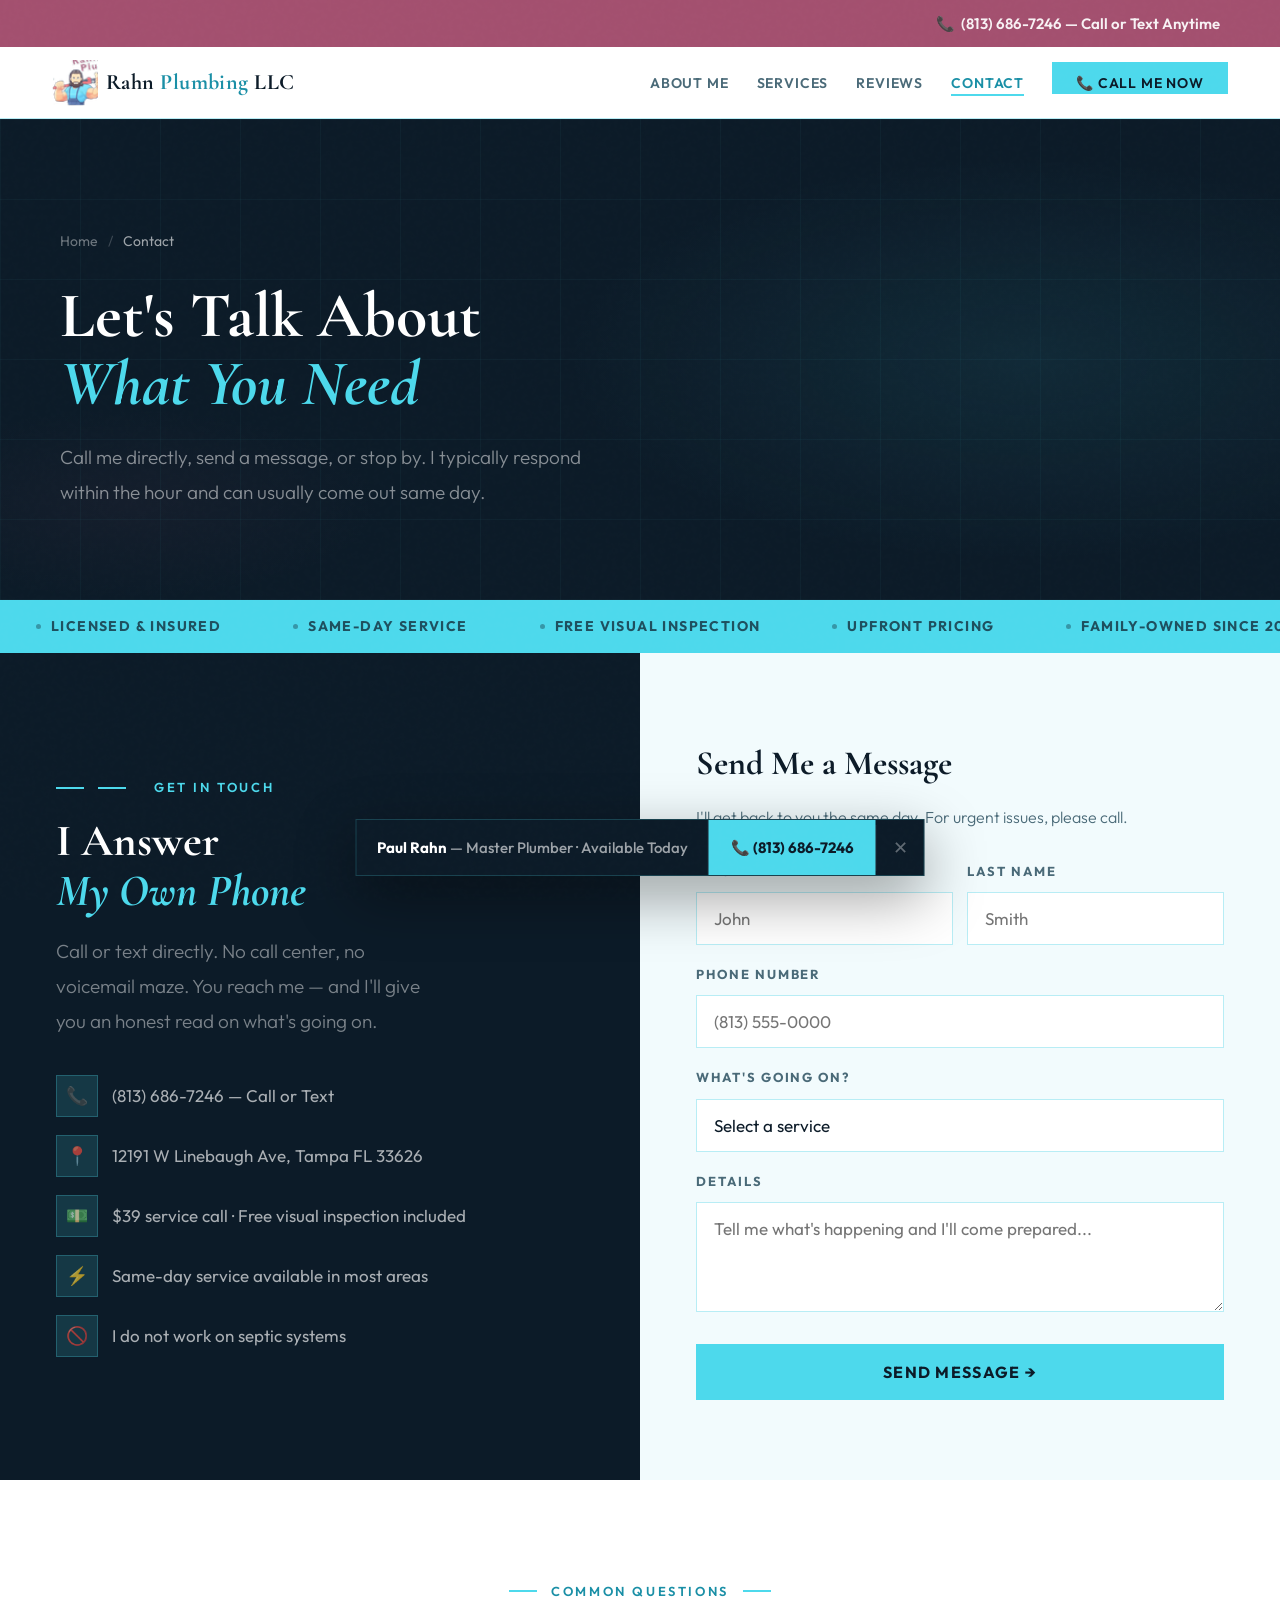
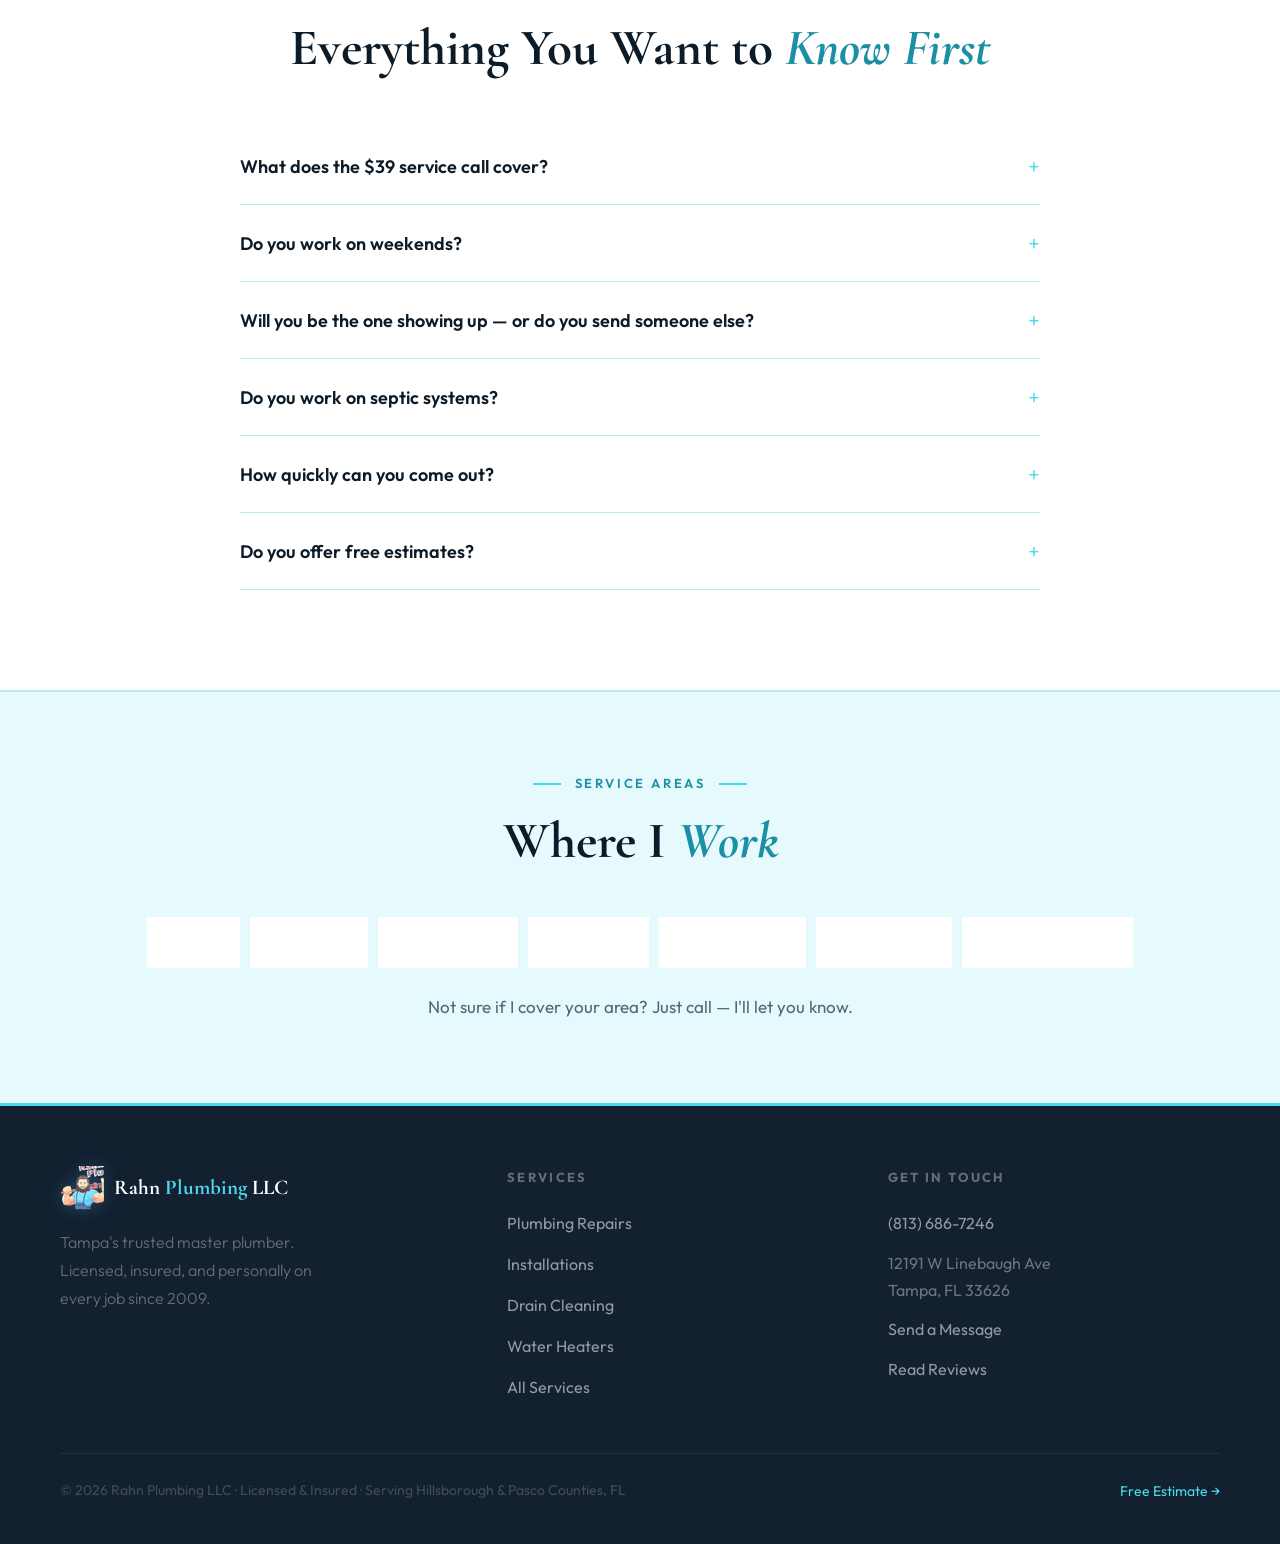
<file: contact.html>
<!DOCTYPE html>
<html lang="en">
<head>
<meta charset="UTF-8">
<meta name="viewport" content="width=device-width, initial-scale=1.0">
<title>Contact Paul Rahn — Rahn Plumbing Tampa | Rahn Plumbing LLC | Tampa, FL</title>
<meta name="description" content="Rahn Plumbing LLC — Licensed master plumber serving Tampa, Westchase, Land O' Lakes FL. 89 five-star reviews. Call (813) 686-7246 for same-day service.">

<link rel="preconnect" href="https://fonts.googleapis.com">
<link rel="preconnect" href="https://fonts.gstatic.com" crossorigin>
<link href="https://fonts.googleapis.com/css2?family=Cormorant+Garamond:ital,wght@0,400;0,600;0,700;1,400;1,700&family=Outfit:wght@300;400;500;600;700&display=swap" rel="stylesheet">

  <link rel="stylesheet" href="styles.css">
</head>
<body>

<div class="float-bar" id="floatBar">
  <div class="float-bar-text"><strong>Paul Rahn</strong> — Master Plumber · Available Today</div>
  <a href="tel:8136867246">📞 (813) 686-7246</a>
  <div class="float-bar-close" id="floatClose">✕</div>
</div>

<div class="top-bar"><a href="tel:8136867246">📞 &nbsp;(813) 686-7246 — Call or Text Anytime</a></div>
<nav id="nav">
  <a href="index.html" class="nav-brand">
    <img src="[data-uri]" class="nav-logo-img" alt="Rahn Plumbing">
    <span class="nav-brand-text">Rahn <em>Plumbing</em> LLC</span>
  </a>
  <ul class="nav-links"><li><a href="about.html">About Me</a></li><li><a href="services.html">Services</a></li><li><a href="reviews.html">Reviews</a></li><li><a href="contact.html" class="active">Contact</a></li>
    <li><a href="contact.html" class="nav-cta">📞 Call Me Now</a></li>
  </ul>
  <button class="hamburger" id="hamburger" aria-label="Menu">
    <span></span><span></span><span></span>
  </button>
</nav>
<div class="mobile-nav" id="mobileNav">
  <a href="about.html">About Me</a><a href="services.html">Services</a><a href="reviews.html">Reviews</a><a href="contact.html">Contact</a>
  <a href="tel:8136867246" class="mobile-cta">📞 (813) 686-7246</a>
</div>
<a href="tel:8136867246" class="sticky-call">📞 &nbsp;Tap to Call Paul — (813) 686-7246</a>

<div class="page-hero">
  <div class="page-hero-bg"></div><div class="page-hero-grid"></div>
  <div class="page-hero-content">
    <div class="page-hero-breadcrumb"><a href="index.html">Home</a><span>/</span><span style="color:rgba(255,255,255,.6)">Contact</span></div>
    <h1>Let's Talk About<br><em>What You Need</em></h1>
    <p class="lead">Call me directly, send a message, or stop by. I typically respond within the hour and can usually come out same day.</p>
  </div>
</div>

<div class="marquee-wrap">
  <div class="marquee-track">
    <span class="mq"><span class="mq-dot"></span>Licensed &amp; Insured</span>
    <span class="mq"><span class="mq-dot"></span>Same-Day Service</span>
    <span class="mq"><span class="mq-dot"></span>Free Visual Inspection</span>
    <span class="mq"><span class="mq-dot"></span>Upfront Pricing</span>
    <span class="mq"><span class="mq-dot"></span>Family-Owned Since 2009</span>
    <span class="mq"><span class="mq-dot"></span>15+ Years Experience</span>
    <span class="mq"><span class="mq-dot"></span>5.0 Google Rating</span>
    <span class="mq"><span class="mq-dot"></span>89 Five-Star Reviews</span>
    <span class="mq"><span class="mq-dot"></span>Licensed &amp; Insured</span>
    <span class="mq"><span class="mq-dot"></span>Same-Day Service</span>
    <span class="mq"><span class="mq-dot"></span>Free Visual Inspection</span>
    <span class="mq"><span class="mq-dot"></span>Upfront Pricing</span>
    <span class="mq"><span class="mq-dot"></span>Family-Owned Since 2009</span>
    <span class="mq"><span class="mq-dot"></span>15+ Years Experience</span>
    <span class="mq"><span class="mq-dot"></span>5.0 Google Rating</span>
    <span class="mq"><span class="mq-dot"></span>89 Five-Star Reviews</span>
  </div>
</div>
<div class="contact-section">
  <div class="contact-info">
    <div class="eyebrow reveal" style="color:var(--cyan);"><span style="background:var(--cyan);width:28px;height:2px;display:inline-block;margin-right:14px;"></span>Get In Touch</div>
    <h2 class="reveal">I Answer<br><em>My Own Phone</em></h2>
    <p class="lead reveal">Call or text directly. No call center, no voicemail maze. You reach me — and I'll give you an honest read on what's going on.</p>
    <div class="ci-list reveal">
      <div class="ci"><div class="ci-ico">📞</div><span>(813) 686-7246 — Call or Text</span></div>
      <div class="ci"><div class="ci-ico">📍</div><span>12191 W Linebaugh Ave, Tampa FL 33626</span></div>
      <div class="ci"><div class="ci-ico">💵</div><span>$39 service call · Free visual inspection included</span></div>
      <div class="ci"><div class="ci-ico">⚡</div><span>Same-day service available in most areas</span></div>
      <div class="ci"><div class="ci-ico">🚫</div><span>I do not work on septic systems</span></div>
    </div>
  </div>
  <div class="contact-form-col">
    <h3 class="reveal">Send Me a Message</h3>
    <p class="form-note reveal">I'll get back to you the same day. For urgent issues, please call.</p>
    <form name="contact" method="POST" data-netlify="true" netlify-honeypot="bot-field">
      <input type="hidden" name="form-name" value="contact">
      <input type="hidden" name="bot-field" style="display:none">
      <div class="fg-row">
        <div class="fg"><label>First Name</label><input type="text" name="first_name" placeholder="John" required></div>
        <div class="fg"><label>Last Name</label><input type="text" name="last_name" placeholder="Smith"></div>
      </div>
      <div class="fg"><label>Phone Number</label><input type="tel" name="phone" placeholder="(813) 555-0000" required></div>
      <div class="fg"><label>What's going on?</label>
        <select name="service">
          <option value="">Select a service</option>
          <option>Leak or burst pipe</option>
          <option>Clogged drain</option>
          <option>Water heater issue</option>
          <option>Toilet repair</option>
          <option>New installation</option>
          <option>Something else</option>
        </select>
      </div>
      <div class="fg"><label>Details</label><textarea name="message" placeholder="Tell me what's happening and I'll come prepared..."></textarea></div>
      <button type="submit" class="form-submit">Send Message →</button>
    </form>
    <div class="form-success"><p>✅ Message sent! I'll be in touch within the hour. For urgent issues call (813) 686-7246.</p></div>
  </div>
</div>

<section class="faq-section">
  <div style="text-align:center;margin-bottom:52px;">
    <div class="eyebrow center reveal">Common Questions</div>
    <h2 class="section-title reveal" style="text-align:center;">Everything You Want to <em>Know First</em></h2>
  </div>
  <div class="faq-grid">
    <div class="faq-item reveal">
      <button class="faq-q" onclick="toggleFaq(this)">What does the $39 service call cover?<span class="faq-icon">+</span></button>
      <div class="faq-a"><p>The $39 fee covers me coming out, diagnosing the problem, and giving you a full upfront quote. If you approve the work, that fee is applied toward the job. You'll always know the total cost before I touch anything.</p></div>
    </div>
    <div class="faq-item reveal">
      <button class="faq-q" onclick="toggleFaq(this)">Do you work on weekends?<span class="faq-icon">+</span></button>
      <div class="faq-a"><p>Yes. Plumbing problems don't wait for Monday and neither do I. Call or text (813) 686-7246 and I'll let you know my availability. Emergency situations are always prioritized.</p></div>
    </div>
    <div class="faq-item reveal">
      <button class="faq-q" onclick="toggleFaq(this)">Will you be the one showing up — or do you send someone else?<span class="faq-icon">+</span></button>
      <div class="faq-a"><p>I show up personally on every job. No subcontractors, no apprentices working unsupervised. When you hire Rahn Plumbing you get Paul Rahn — that's the whole point.</p></div>
    </div>
    <div class="faq-item reveal">
      <button class="faq-q" onclick="toggleFaq(this)">Do you work on septic systems?<span class="faq-icon">+</span></button>
      <div class="faq-a"><p>No — septic systems require a different license and specialty equipment. I focus exclusively on residential plumbing inside and around the home. If you need a septic specialist I'm happy to point you in the right direction.</p></div>
    </div>
    <div class="faq-item reveal">
      <button class="faq-q" onclick="toggleFaq(this)">How quickly can you come out?<span class="faq-icon">+</span></button>
      <div class="faq-a"><p>Same-day for most jobs if you call in the morning. I always give you a realistic arrival window and I stick to it. I'll text you when I'm on my way.</p></div>
    </div>
    <div class="faq-item reveal">
      <button class="faq-q" onclick="toggleFaq(this)">Do you offer free estimates?<span class="faq-icon">+</span></button>
      <div class="faq-a"><p>The $39 service call covers the diagnosis and full written estimate. I don't give estimates over the phone without seeing the problem — anyone who does is guessing. Once I've seen it, you get an honest price before any work begins.</p></div>
    </div>
  </div>
</section>
<section style="background:var(--cyan-pale);border-top:2px solid var(--border);padding:80px 60px;">
  <div style="text-align:center;margin-bottom:48px;">
    <div class="eyebrow center reveal">Service Areas</div>
    <h2 class="section-title reveal" style="text-align:center;">Where I <em>Work</em></h2>
  </div>
  <div style="display:flex;flex-wrap:wrap;gap:10px;justify-content:center;" class="reveal">
    <div class="chip" style="background:var(--white);">Tampa</div>
    <div class="chip" style="background:var(--white);">Westchase</div>
    <div class="chip" style="background:var(--white);">Land O' Lakes</div>
    <div class="chip" style="background:var(--white);">Citrus Park</div>
    <div class="chip" style="background:var(--white);">Pinellas County</div>
    <div class="chip" style="background:var(--white);">Pasco County</div>
    <div class="chip" style="background:var(--white);">Surrounding Areas</div>
  </div>
  <p class="reveal" style="text-align:center;margin-top:24px;font-size:17px;color:var(--muted);">Not sure if I cover your area? Just call — I'll let you know.</p>
</section>

<footer>
  <div class="footer-inner">
    <div>
      <div class="footer-brand">
        <img src="[data-uri]" class="footer-logo-img" alt="Rahn Plumbing">
        <span class="footer-brand-text">Rahn <em>Plumbing</em> LLC</span>
      </div>
      <p class="footer-tagline">Tampa's trusted master plumber. Licensed, insured, and personally on every job since 2009.</p>
    </div>
    <div class="footer-col">
      <h4>Services</h4>
      <a href="repairs.html">Plumbing Repairs</a>
      <a href="installations.html">Installations</a>
      <a href="drains.html">Drain Cleaning</a>
      <a href="water-heaters.html">Water Heaters</a>
      <a href="services.html">All Services</a>
    </div>
    <div class="footer-col">
      <h4>Get In Touch</h4>
      <a href="tel:8136867246">(813) 686-7246</a>
      <p>12191 W Linebaugh Ave<br>Tampa, FL 33626</p>
      <a href="contact.html">Send a Message</a>
      <a href="reviews.html">Read Reviews</a>
    </div>
  </div>
  <div class="footer-bottom">
    <p>© 2026 Rahn Plumbing LLC · Licensed &amp; Insured · Serving Hillsborough &amp; Pasco Counties, FL</p>
    <a href="contact.html">Free Estimate →</a>
  </div>
</footer>

<script>
// nav scroll
const nav=document.getElementById('nav');
if(nav) window.addEventListener('scroll',()=>nav.classList.toggle('scrolled',scrollY>50));

// hamburger
const ham=document.getElementById('hamburger'), mNav=document.getElementById('mobileNav');
if(ham&&mNav){
  ham.addEventListener('click',()=>{ ham.classList.toggle('open'); mNav.classList.toggle('open'); document.body.style.overflow=mNav.classList.contains('open')?'hidden':''; });
  mNav.querySelectorAll('a').forEach(a=>a.addEventListener('click',()=>{ ham.classList.remove('open'); mNav.classList.remove('open'); document.body.style.overflow=''; }));
}

// float bar (desktop only)
const fb=document.getElementById('floatBar');
let dismissed=false;
window.addEventListener('scroll',()=>{ if(!dismissed&&scrollY>window.innerHeight*.7&&window.innerWidth>1080) fb?.classList.add('visible'); });
document.getElementById('floatClose')?.addEventListener('click',()=>{ dismissed=true; fb?.classList.remove('visible'); });

// scroll reveal
const revIO=new IntersectionObserver(entries=>{
  entries.forEach(e=>{
    if(!e.isIntersecting) return;
    const sibs=[...e.target.parentElement.querySelectorAll('.reveal')];
    const i=sibs.indexOf(e.target);
    setTimeout(()=>e.target.classList.add('visible'),i*90);
    revIO.unobserve(e.target);
  });
},{threshold:.1});
document.querySelectorAll('.reveal').forEach(el=>revIO.observe(el));

// counters
function animCounter(el){
  const target=+el.dataset.target,dur=1800,s=performance.now();
  const tick=n=>{ const t=Math.min((n-s)/dur,1),ease=1-Math.pow(1-t,3); el.textContent=Math.floor(ease*target); if(t<1)requestAnimationFrame(tick); else el.textContent=target; };
  requestAnimationFrame(tick);
}
const cIO=new IntersectionObserver(entries=>{ entries.forEach(e=>{ if(e.isIntersecting){ e.target.querySelectorAll('.counter').forEach(animCounter); cIO.unobserve(e.target); } }); },{threshold:.3});
document.querySelectorAll('.stats-row').forEach(el=>cIO.observe(el));

// FAQ
function toggleFaq(btn){
  const item=btn.parentElement;
  const wasOpen=item.classList.contains('open');
  document.querySelectorAll('.faq-item.open').forEach(i=>i.classList.remove('open'));
  if(!wasOpen) item.classList.add('open');
}

// form success
const form=document.querySelector('form[data-netlify]');
if(form){ form.addEventListener('submit',e=>{
  e.preventDefault();
  const success=document.querySelector('.form-success');
  form.style.display='none';
  if(success) success.style.display='block';
}); }

// magnetic + ripple
document.querySelectorAll('.btn-cyan').forEach(btn=>{
  btn.addEventListener('mousemove',e=>{ const r=btn.getBoundingClientRect(); btn.style.transform=`translate(${(e.clientX-r.left-r.width/2)*.1}px,${(e.clientY-r.top-r.height/2)*.15}px) translateY(-2px)`; });
  btn.addEventListener('mouseleave',()=>btn.style.transform='');
  btn.addEventListener('click',e=>{
    const r=btn.getBoundingClientRect(),size=Math.max(r.width,r.height)*2;
    const rip=document.createElement('span');
    rip.style.cssText=`position:absolute;width:${size}px;height:${size}px;border-radius:50%;background:rgba(255,255,255,.25);left:${e.clientX-r.left-size/2}px;top:${e.clientY-r.top-size/2}px;transform:scale(0);pointer-events:none;animation:ripAnim .6s ease-out forwards;`;
    btn.appendChild(rip); setTimeout(()=>rip.remove(),600);
  });
});
const ripSt=document.createElement('style');
ripSt.textContent='@keyframes ripAnim{to{transform:scale(1);opacity:0;}}@keyframes thumbPulse{0%{transform:scale(1)}40%{transform:scale(1.07) translateY(-5px)}100%{transform:scale(1)}}@keyframes mascotWiggle{0%{transform:rotate(0) scale(1)}20%{transform:rotate(-4deg) scale(1.04)}40%{transform:rotate(4deg) scale(1.04)}60%{transform:rotate(-2deg) scale(1.02)}80%{transform:rotate(2deg) scale(1.02)}100%{transform:rotate(0) scale(1)}}';
document.head.appendChild(ripSt);
</script>

</body>
</html>
</file>
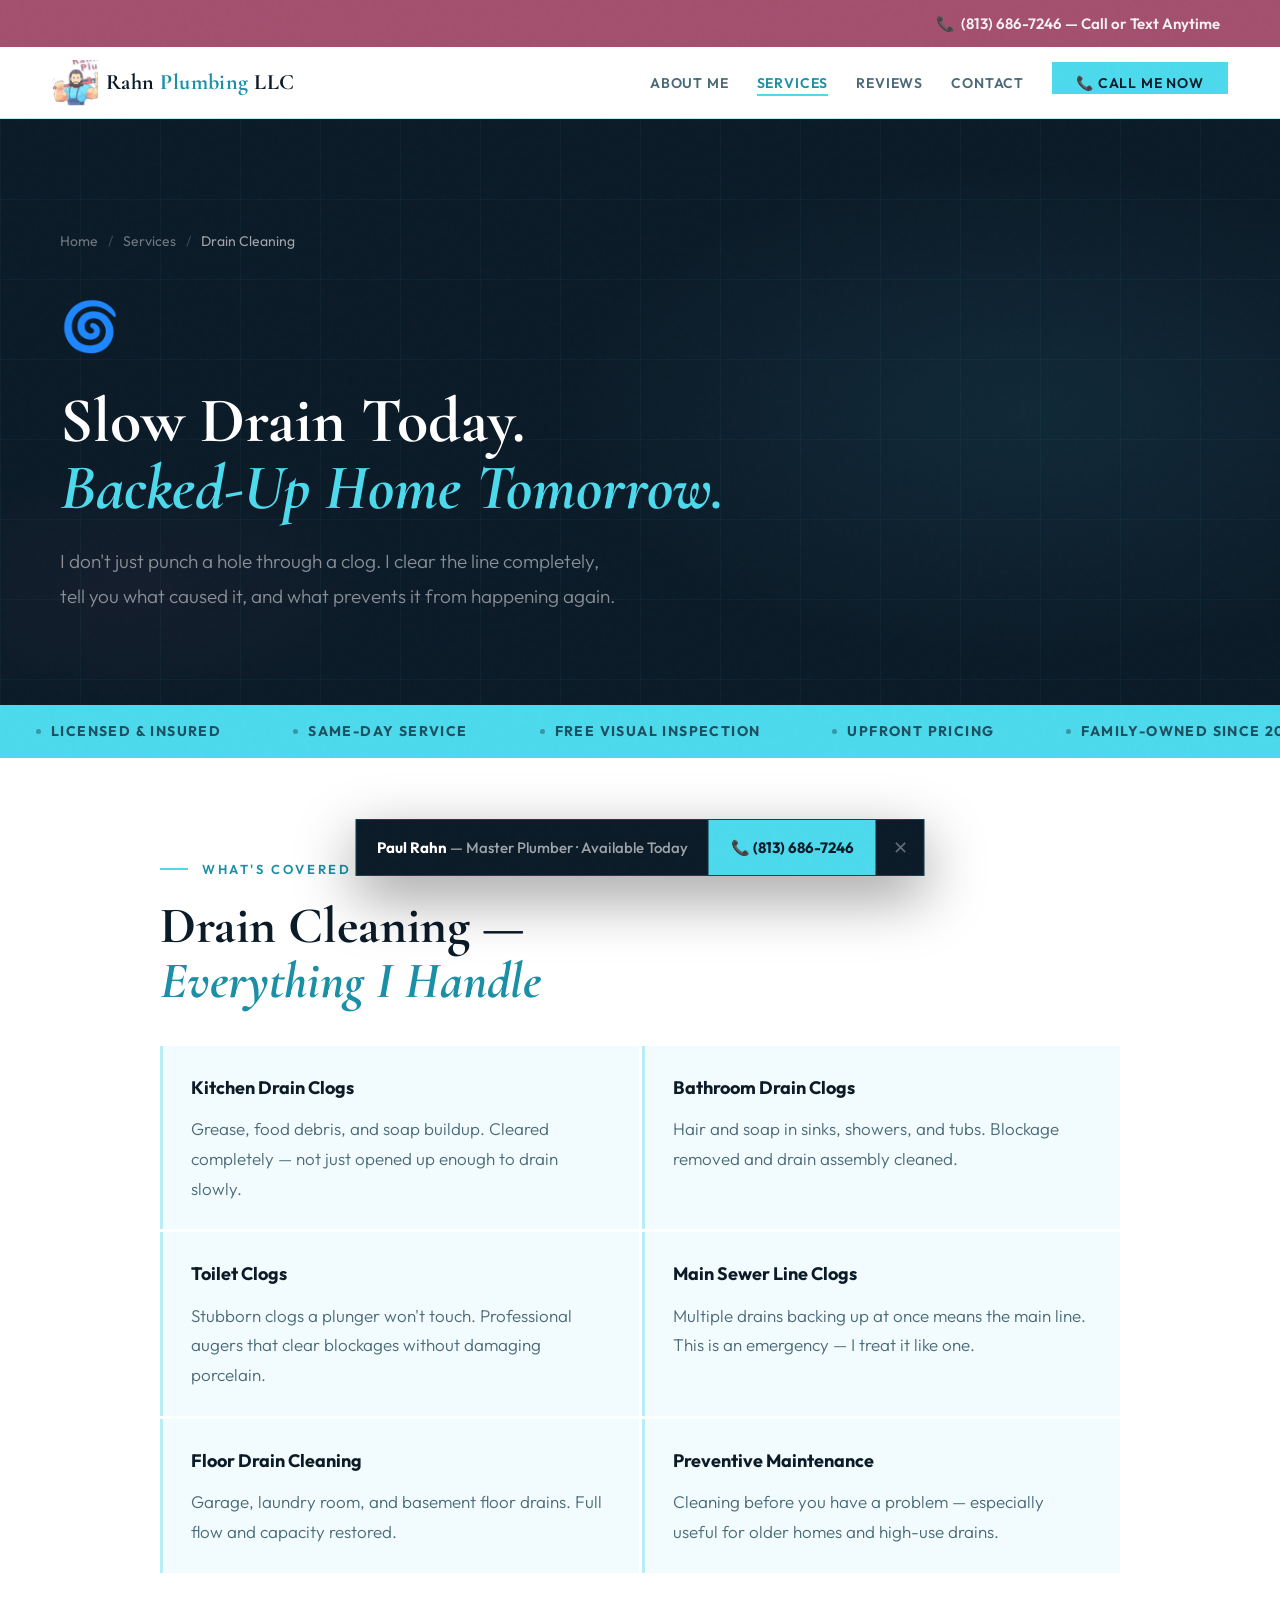
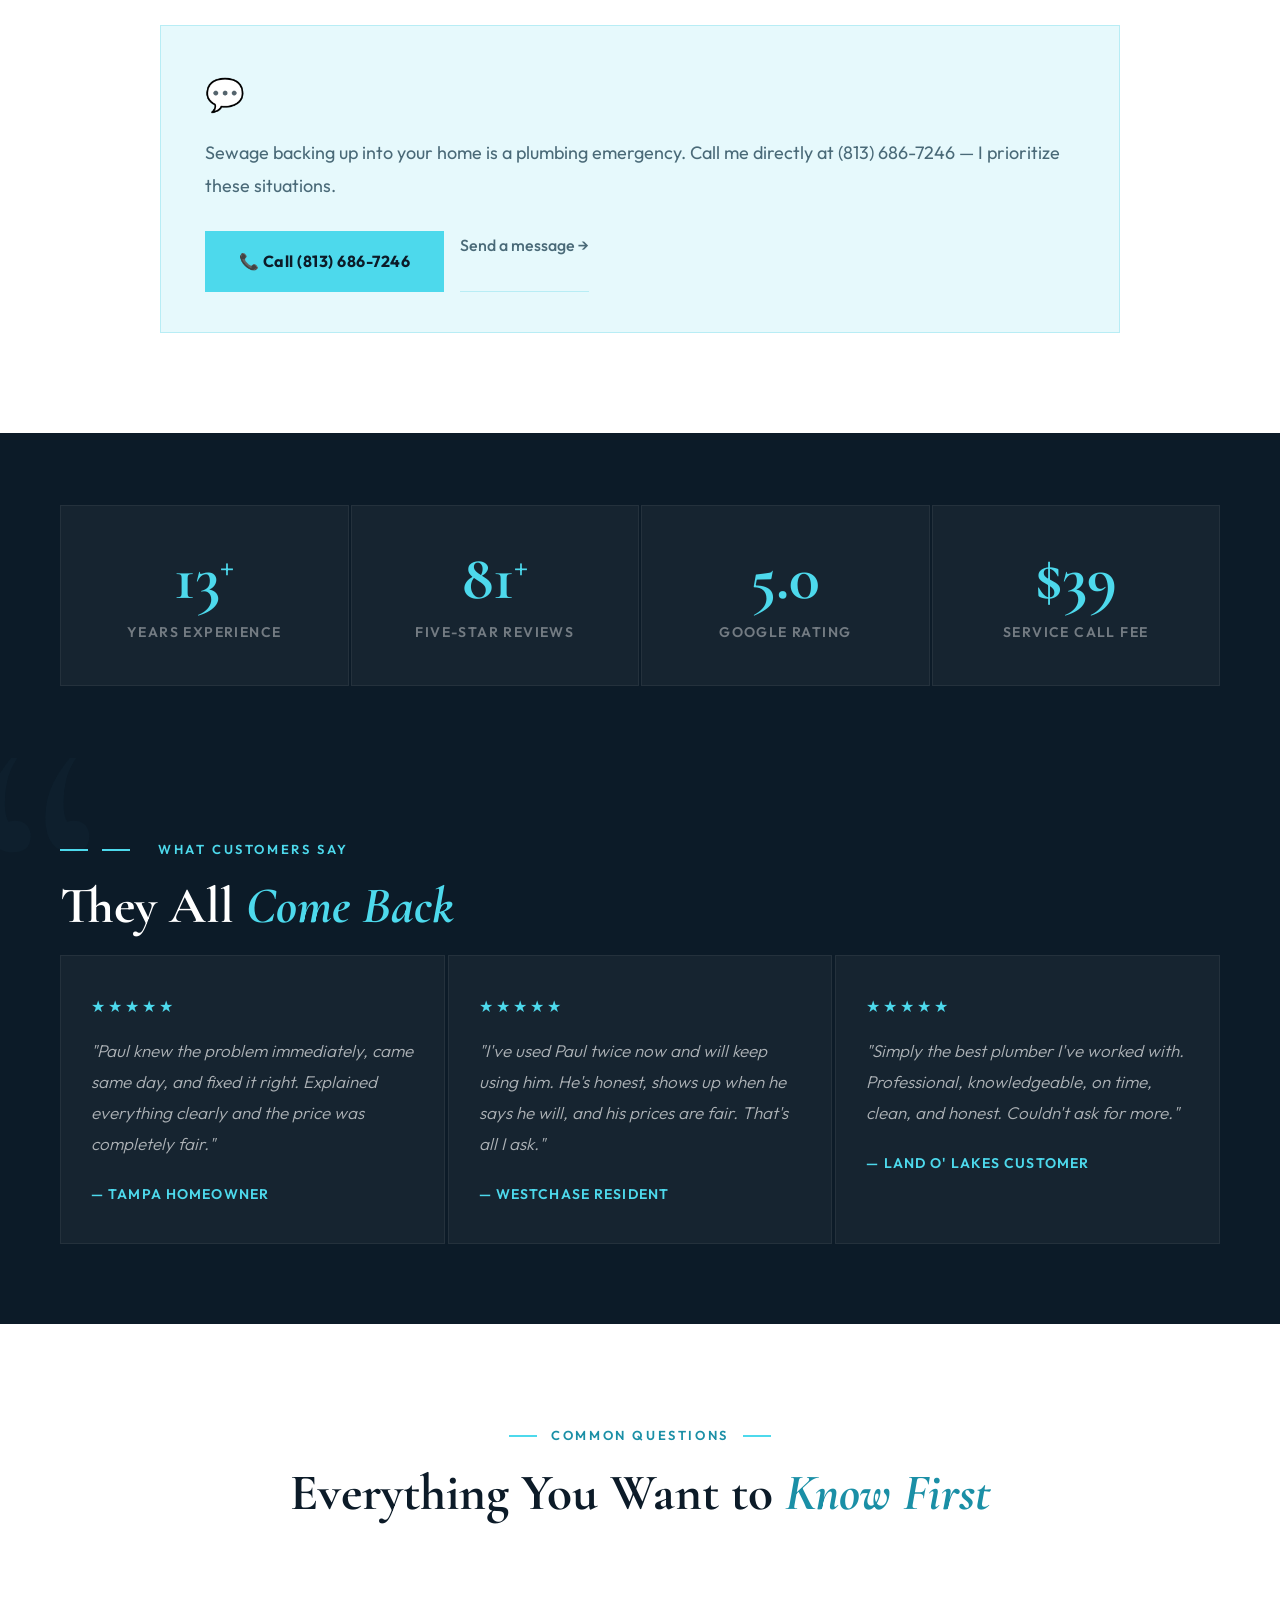
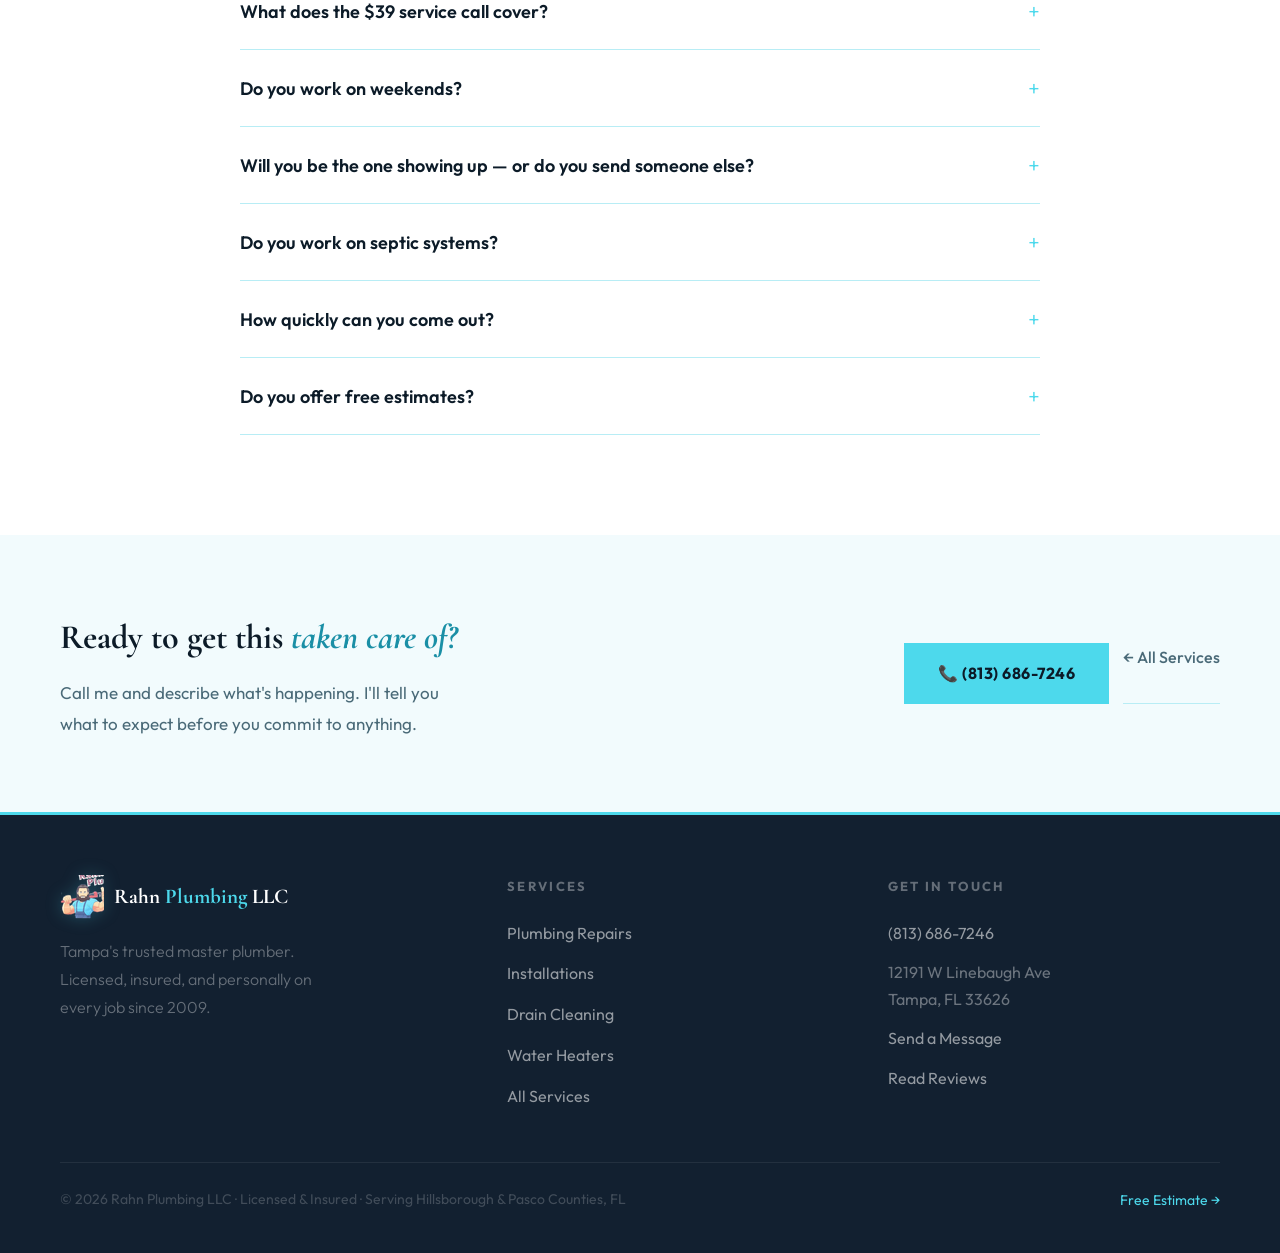
<file: drains.html>
<!DOCTYPE html>
<html lang="en">
<head>
<meta charset="UTF-8">
<meta name="viewport" content="width=device-width, initial-scale=1.0">
<title>Drain Cleaning Tampa FL | Rahn Plumbing LLC | Tampa, FL</title>
<meta name="description" content="Rahn Plumbing LLC — Licensed master plumber serving Tampa, Westchase, Land O' Lakes FL. 89 five-star reviews. Call (813) 686-7246 for same-day service.">

<link rel="preconnect" href="https://fonts.googleapis.com">
<link rel="preconnect" href="https://fonts.gstatic.com" crossorigin>
<link href="https://fonts.googleapis.com/css2?family=Cormorant+Garamond:ital,wght@0,400;0,600;0,700;1,400;1,700&family=Outfit:wght@300;400;500;600;700&display=swap" rel="stylesheet">

  <link rel="stylesheet" href="styles.css">
</head>
<body>

<div class="float-bar" id="floatBar">
  <div class="float-bar-text"><strong>Paul Rahn</strong> — Master Plumber · Available Today</div>
  <a href="tel:8136867246">📞 (813) 686-7246</a>
  <div class="float-bar-close" id="floatClose">✕</div>
</div>

<div class="top-bar"><a href="tel:8136867246">📞 &nbsp;(813) 686-7246 — Call or Text Anytime</a></div>
<nav id="nav">
  <a href="index.html" class="nav-brand">
    <img src="[data-uri]" class="nav-logo-img" alt="Rahn Plumbing">
    <span class="nav-brand-text">Rahn <em>Plumbing</em> LLC</span>
  </a>
  <ul class="nav-links"><li><a href="about.html">About Me</a></li><li><a href="services.html" class="active">Services</a></li><li><a href="reviews.html">Reviews</a></li><li><a href="contact.html">Contact</a></li>
    <li><a href="contact.html" class="nav-cta">📞 Call Me Now</a></li>
  </ul>
  <button class="hamburger" id="hamburger" aria-label="Menu">
    <span></span><span></span><span></span>
  </button>
</nav>
<div class="mobile-nav" id="mobileNav">
  <a href="about.html">About Me</a><a href="services.html">Services</a><a href="reviews.html">Reviews</a><a href="contact.html">Contact</a>
  <a href="tel:8136867246" class="mobile-cta">📞 (813) 686-7246</a>
</div>
<a href="tel:8136867246" class="sticky-call">📞 &nbsp;Tap to Call Paul — (813) 686-7246</a>
<div class="page-hero">
  <div class="page-hero-bg"></div><div class="page-hero-grid"></div>
  <div class="page-hero-content">
    <div class="page-hero-breadcrumb">
      <a href="index.html">Home</a><span>/</span>
      <a href="services.html">Services</a><span>/</span>
      <span style="color:rgba(255,255,255,.6)">Drain Cleaning</span>
    </div>
    <div style="font-size:48px;margin-bottom:18px;">🌀</div>
    <h1>Slow Drain Today.<br><em>Backed-Up Home Tomorrow.</em></h1>
    <p class="lead">I don't just punch a hole through a clog. I clear the line completely, tell you what caused it, and what prevents it from happening again.</p>
  </div>
</div>

<div class="marquee-wrap">
  <div class="marquee-track">
    <span class="mq"><span class="mq-dot"></span>Licensed &amp; Insured</span>
    <span class="mq"><span class="mq-dot"></span>Same-Day Service</span>
    <span class="mq"><span class="mq-dot"></span>Free Visual Inspection</span>
    <span class="mq"><span class="mq-dot"></span>Upfront Pricing</span>
    <span class="mq"><span class="mq-dot"></span>Family-Owned Since 2009</span>
    <span class="mq"><span class="mq-dot"></span>15+ Years Experience</span>
    <span class="mq"><span class="mq-dot"></span>5.0 Google Rating</span>
    <span class="mq"><span class="mq-dot"></span>89 Five-Star Reviews</span>
    <span class="mq"><span class="mq-dot"></span>Licensed &amp; Insured</span>
    <span class="mq"><span class="mq-dot"></span>Same-Day Service</span>
    <span class="mq"><span class="mq-dot"></span>Free Visual Inspection</span>
    <span class="mq"><span class="mq-dot"></span>Upfront Pricing</span>
    <span class="mq"><span class="mq-dot"></span>Family-Owned Since 2009</span>
    <span class="mq"><span class="mq-dot"></span>15+ Years Experience</span>
    <span class="mq"><span class="mq-dot"></span>5.0 Google Rating</span>
    <span class="mq"><span class="mq-dot"></span>89 Five-Star Reviews</span>
  </div>
</div>
<section style="padding:100px 60px;background:var(--white);">
  <div style="max-width:960px;margin:0 auto;">
    <div class="eyebrow reveal">What's Covered</div>
    <h2 class="section-title reveal">Drain Cleaning —<br><em>Everything I Handle</em></h2>
    <div style="display:grid;grid-template-columns:1fr 1fr;gap:3px;margin-top:36px;margin-bottom:52px;">
      <div style="background:var(--off);border-left:3px solid var(--border);padding:26px 28px;transition:border-color .25s,background .25s;cursor:default;" class="reveal svc-di">
        <h4 style="font-size:18px;font-weight:700;color:var(--dark);margin-bottom:10px;">Kitchen Drain Clogs</h4>
        <p style="font-size:17px;color:var(--muted);line-height:1.75;font-weight:300;">Grease, food debris, and soap buildup. Cleared completely — not just opened up enough to drain slowly.</p>
      </div>
      <div style="background:var(--off);border-left:3px solid var(--border);padding:26px 28px;transition:border-color .25s,background .25s;cursor:default;" class="reveal svc-di">
        <h4 style="font-size:18px;font-weight:700;color:var(--dark);margin-bottom:10px;">Bathroom Drain Clogs</h4>
        <p style="font-size:17px;color:var(--muted);line-height:1.75;font-weight:300;">Hair and soap in sinks, showers, and tubs. Blockage removed and drain assembly cleaned.</p>
      </div>
      <div style="background:var(--off);border-left:3px solid var(--border);padding:26px 28px;transition:border-color .25s,background .25s;cursor:default;" class="reveal svc-di">
        <h4 style="font-size:18px;font-weight:700;color:var(--dark);margin-bottom:10px;">Toilet Clogs</h4>
        <p style="font-size:17px;color:var(--muted);line-height:1.75;font-weight:300;">Stubborn clogs a plunger won't touch. Professional augers that clear blockages without damaging porcelain.</p>
      </div>
      <div style="background:var(--off);border-left:3px solid var(--border);padding:26px 28px;transition:border-color .25s,background .25s;cursor:default;" class="reveal svc-di">
        <h4 style="font-size:18px;font-weight:700;color:var(--dark);margin-bottom:10px;">Main Sewer Line Clogs</h4>
        <p style="font-size:17px;color:var(--muted);line-height:1.75;font-weight:300;">Multiple drains backing up at once means the main line. This is an emergency — I treat it like one.</p>
      </div>
      <div style="background:var(--off);border-left:3px solid var(--border);padding:26px 28px;transition:border-color .25s,background .25s;cursor:default;" class="reveal svc-di">
        <h4 style="font-size:18px;font-weight:700;color:var(--dark);margin-bottom:10px;">Floor Drain Cleaning</h4>
        <p style="font-size:17px;color:var(--muted);line-height:1.75;font-weight:300;">Garage, laundry room, and basement floor drains. Full flow and capacity restored.</p>
      </div>
      <div style="background:var(--off);border-left:3px solid var(--border);padding:26px 28px;transition:border-color .25s,background .25s;cursor:default;" class="reveal svc-di">
        <h4 style="font-size:18px;font-weight:700;color:var(--dark);margin-bottom:10px;">Preventive Maintenance</h4>
        <p style="font-size:17px;color:var(--muted);line-height:1.75;font-weight:300;">Cleaning before you have a problem — especially useful for older homes and high-use drains.</p>
      </div>
    </div>
    <div style="background:var(--cyan-pale);border:1px solid var(--border);padding:40px 44px;" class="reveal">
      <div style="font-size:32px;margin-bottom:14px;">💬</div>
      <p style="font-size:18px;color:var(--muted);line-height:1.82;margin-bottom:28px;">Sewage backing up into your home is a plumbing emergency. Call me directly at (813) 686-7246 — I prioritize these situations.</p>
      <div style="display:flex;gap:16px;flex-wrap:wrap;">
        <a href="tel:8136867246" class="btn btn-cyan">📞 Call (813) 686-7246</a>
        <a href="contact.html" class="btn-ghost-dark">Send a message →</a>
      </div>
    </div>
  </div>
</section>
<div class="stats-row">
  <div class="stat-block reveal"><div class="stat-num"><span class="counter" data-target="15">0</span><span class="stat-suffix">+</span></div><div class="stat-lbl">Years Experience</div></div>
  <div class="stat-block reveal"><div class="stat-num"><span class="counter" data-target="89">0</span><span class="stat-suffix">+</span></div><div class="stat-lbl">Five-Star Reviews</div></div>
  <div class="stat-block reveal"><div class="stat-num">5.0</div><div class="stat-lbl">Google Rating</div></div>
  <div class="stat-block reveal"><div class="stat-num">$39</div><div class="stat-lbl">Service Call Fee</div></div>
</div>
<section style="padding:80px 60px;background:var(--dark);position:relative;overflow:hidden;">
  <div style="position:absolute;top:-80px;left:-30px;font-family:'Cormorant Garamond',serif;font-size:400px;color:rgba(77,217,236,.025);line-height:1;pointer-events:none;">&#8220;</div>
  <div style="position:relative;z-index:2;">
    <div class="eyebrow reveal" style="color:var(--cyan);"><span style="background:var(--cyan);width:28px;height:2px;display:inline-block;margin-right:14px;"></span>What Customers Say</div>
    <h2 class="section-title light reveal">They All <em>Come Back</em></h2>
    <div class="rev-grid reveal">
      <div class="rev"><div class="rev-bar"></div><div class="rev-stars">★★★★★</div><p class="rev-text">"Paul knew the problem immediately, came same day, and fixed it right. Explained everything clearly and the price was completely fair."</p><div class="rev-author">— Tampa Homeowner</div></div>
      <div class="rev"><div class="rev-bar"></div><div class="rev-stars">★★★★★</div><p class="rev-text">"I've used Paul twice now and will keep using him. He's honest, shows up when he says he will, and his prices are fair. That's all I ask."</p><div class="rev-author">— Westchase Resident</div></div>
      <div class="rev"><div class="rev-bar"></div><div class="rev-stars">★★★★★</div><p class="rev-text">"Simply the best plumber I've worked with. Professional, knowledgeable, on time, clean, and honest. Couldn't ask for more."</p><div class="rev-author">— Land O' Lakes Customer</div></div>
    </div>
  </div>
</section>

<section class="faq-section">
  <div style="text-align:center;margin-bottom:52px;">
    <div class="eyebrow center reveal">Common Questions</div>
    <h2 class="section-title reveal" style="text-align:center;">Everything You Want to <em>Know First</em></h2>
  </div>
  <div class="faq-grid">
    <div class="faq-item reveal">
      <button class="faq-q" onclick="toggleFaq(this)">What does the $39 service call cover?<span class="faq-icon">+</span></button>
      <div class="faq-a"><p>The $39 fee covers me coming out, diagnosing the problem, and giving you a full upfront quote. If you approve the work, that fee is applied toward the job. You'll always know the total cost before I touch anything.</p></div>
    </div>
    <div class="faq-item reveal">
      <button class="faq-q" onclick="toggleFaq(this)">Do you work on weekends?<span class="faq-icon">+</span></button>
      <div class="faq-a"><p>Yes. Plumbing problems don't wait for Monday and neither do I. Call or text (813) 686-7246 and I'll let you know my availability. Emergency situations are always prioritized.</p></div>
    </div>
    <div class="faq-item reveal">
      <button class="faq-q" onclick="toggleFaq(this)">Will you be the one showing up — or do you send someone else?<span class="faq-icon">+</span></button>
      <div class="faq-a"><p>I show up personally on every job. No subcontractors, no apprentices working unsupervised. When you hire Rahn Plumbing you get Paul Rahn — that's the whole point.</p></div>
    </div>
    <div class="faq-item reveal">
      <button class="faq-q" onclick="toggleFaq(this)">Do you work on septic systems?<span class="faq-icon">+</span></button>
      <div class="faq-a"><p>No — septic systems require a different license and specialty equipment. I focus exclusively on residential plumbing inside and around the home. If you need a septic specialist I'm happy to point you in the right direction.</p></div>
    </div>
    <div class="faq-item reveal">
      <button class="faq-q" onclick="toggleFaq(this)">How quickly can you come out?<span class="faq-icon">+</span></button>
      <div class="faq-a"><p>Same-day for most jobs if you call in the morning. I always give you a realistic arrival window and I stick to it. I'll text you when I'm on my way.</p></div>
    </div>
    <div class="faq-item reveal">
      <button class="faq-q" onclick="toggleFaq(this)">Do you offer free estimates?<span class="faq-icon">+</span></button>
      <div class="faq-a"><p>The $39 service call covers the diagnosis and full written estimate. I don't give estimates over the phone without seeing the problem — anyone who does is guessing. Once I've seen it, you get an honest price before any work begins.</p></div>
    </div>
  </div>
</section>
<section style="padding:72px 60px;background:var(--off);display:flex;align-items:center;justify-content:space-between;gap:40px;flex-wrap:wrap;">
  <div>
    <h3 style="font-family:'Cormorant Garamond',serif;font-size:34px;font-weight:700;color:var(--dark);margin-bottom:10px;" class="reveal">Ready to get this <em style="color:var(--cyan-deep);">taken care of?</em></h3>
    <p class="reveal" style="color:var(--muted);max-width:420px;font-size:17px;">Call me and describe what's happening. I'll tell you what to expect before you commit to anything.</p>
  </div>
  <div style="display:flex;gap:14px;flex-wrap:wrap;" class="reveal">
    <a href="tel:8136867246" class="btn btn-cyan">📞 (813) 686-7246</a>
    <a href="services.html" class="btn-ghost-dark">← All Services</a>
  </div>
</section>

<footer>
  <div class="footer-inner">
    <div>
      <div class="footer-brand">
        <img src="[data-uri]" class="footer-logo-img" alt="Rahn Plumbing">
        <span class="footer-brand-text">Rahn <em>Plumbing</em> LLC</span>
      </div>
      <p class="footer-tagline">Tampa's trusted master plumber. Licensed, insured, and personally on every job since 2009.</p>
    </div>
    <div class="footer-col">
      <h4>Services</h4>
      <a href="repairs.html">Plumbing Repairs</a>
      <a href="installations.html">Installations</a>
      <a href="drains.html">Drain Cleaning</a>
      <a href="water-heaters.html">Water Heaters</a>
      <a href="services.html">All Services</a>
    </div>
    <div class="footer-col">
      <h4>Get In Touch</h4>
      <a href="tel:8136867246">(813) 686-7246</a>
      <p>12191 W Linebaugh Ave<br>Tampa, FL 33626</p>
      <a href="contact.html">Send a Message</a>
      <a href="reviews.html">Read Reviews</a>
    </div>
  </div>
  <div class="footer-bottom">
    <p>© 2026 Rahn Plumbing LLC · Licensed &amp; Insured · Serving Hillsborough &amp; Pasco Counties, FL</p>
    <a href="contact.html">Free Estimate →</a>
  </div>
</footer>

<script>
// nav scroll
const nav=document.getElementById('nav');
if(nav) window.addEventListener('scroll',()=>nav.classList.toggle('scrolled',scrollY>50));

// hamburger
const ham=document.getElementById('hamburger'), mNav=document.getElementById('mobileNav');
if(ham&&mNav){
  ham.addEventListener('click',()=>{ ham.classList.toggle('open'); mNav.classList.toggle('open'); document.body.style.overflow=mNav.classList.contains('open')?'hidden':''; });
  mNav.querySelectorAll('a').forEach(a=>a.addEventListener('click',()=>{ ham.classList.remove('open'); mNav.classList.remove('open'); document.body.style.overflow=''; }));
}

// float bar (desktop only)
const fb=document.getElementById('floatBar');
let dismissed=false;
window.addEventListener('scroll',()=>{ if(!dismissed&&scrollY>window.innerHeight*.7&&window.innerWidth>1080) fb?.classList.add('visible'); });
document.getElementById('floatClose')?.addEventListener('click',()=>{ dismissed=true; fb?.classList.remove('visible'); });

// scroll reveal
const revIO=new IntersectionObserver(entries=>{
  entries.forEach(e=>{
    if(!e.isIntersecting) return;
    const sibs=[...e.target.parentElement.querySelectorAll('.reveal')];
    const i=sibs.indexOf(e.target);
    setTimeout(()=>e.target.classList.add('visible'),i*90);
    revIO.unobserve(e.target);
  });
},{threshold:.1});
document.querySelectorAll('.reveal').forEach(el=>revIO.observe(el));

// counters
function animCounter(el){
  const target=+el.dataset.target,dur=1800,s=performance.now();
  const tick=n=>{ const t=Math.min((n-s)/dur,1),ease=1-Math.pow(1-t,3); el.textContent=Math.floor(ease*target); if(t<1)requestAnimationFrame(tick); else el.textContent=target; };
  requestAnimationFrame(tick);
}
const cIO=new IntersectionObserver(entries=>{ entries.forEach(e=>{ if(e.isIntersecting){ e.target.querySelectorAll('.counter').forEach(animCounter); cIO.unobserve(e.target); } }); },{threshold:.3});
document.querySelectorAll('.stats-row').forEach(el=>cIO.observe(el));

// FAQ
function toggleFaq(btn){
  const item=btn.parentElement;
  const wasOpen=item.classList.contains('open');
  document.querySelectorAll('.faq-item.open').forEach(i=>i.classList.remove('open'));
  if(!wasOpen) item.classList.add('open');
}

// form success
const form=document.querySelector('form[data-netlify]');
if(form){ form.addEventListener('submit',e=>{
  e.preventDefault();
  const success=document.querySelector('.form-success');
  form.style.display='none';
  if(success) success.style.display='block';
}); }

// magnetic + ripple
document.querySelectorAll('.btn-cyan').forEach(btn=>{
  btn.addEventListener('mousemove',e=>{ const r=btn.getBoundingClientRect(); btn.style.transform=`translate(${(e.clientX-r.left-r.width/2)*.1}px,${(e.clientY-r.top-r.height/2)*.15}px) translateY(-2px)`; });
  btn.addEventListener('mouseleave',()=>btn.style.transform='');
  btn.addEventListener('click',e=>{
    const r=btn.getBoundingClientRect(),size=Math.max(r.width,r.height)*2;
    const rip=document.createElement('span');
    rip.style.cssText=`position:absolute;width:${size}px;height:${size}px;border-radius:50%;background:rgba(255,255,255,.25);left:${e.clientX-r.left-size/2}px;top:${e.clientY-r.top-size/2}px;transform:scale(0);pointer-events:none;animation:ripAnim .6s ease-out forwards;`;
    btn.appendChild(rip); setTimeout(()=>rip.remove(),600);
  });
});
const ripSt=document.createElement('style');
ripSt.textContent='@keyframes ripAnim{to{transform:scale(1);opacity:0;}}@keyframes thumbPulse{0%{transform:scale(1)}40%{transform:scale(1.07) translateY(-5px)}100%{transform:scale(1)}}@keyframes mascotWiggle{0%{transform:rotate(0) scale(1)}20%{transform:rotate(-4deg) scale(1.04)}40%{transform:rotate(4deg) scale(1.04)}60%{transform:rotate(-2deg) scale(1.02)}80%{transform:rotate(2deg) scale(1.02)}100%{transform:rotate(0) scale(1)}}';
document.head.appendChild(ripSt);
</script>

</body>
</html>
</file>
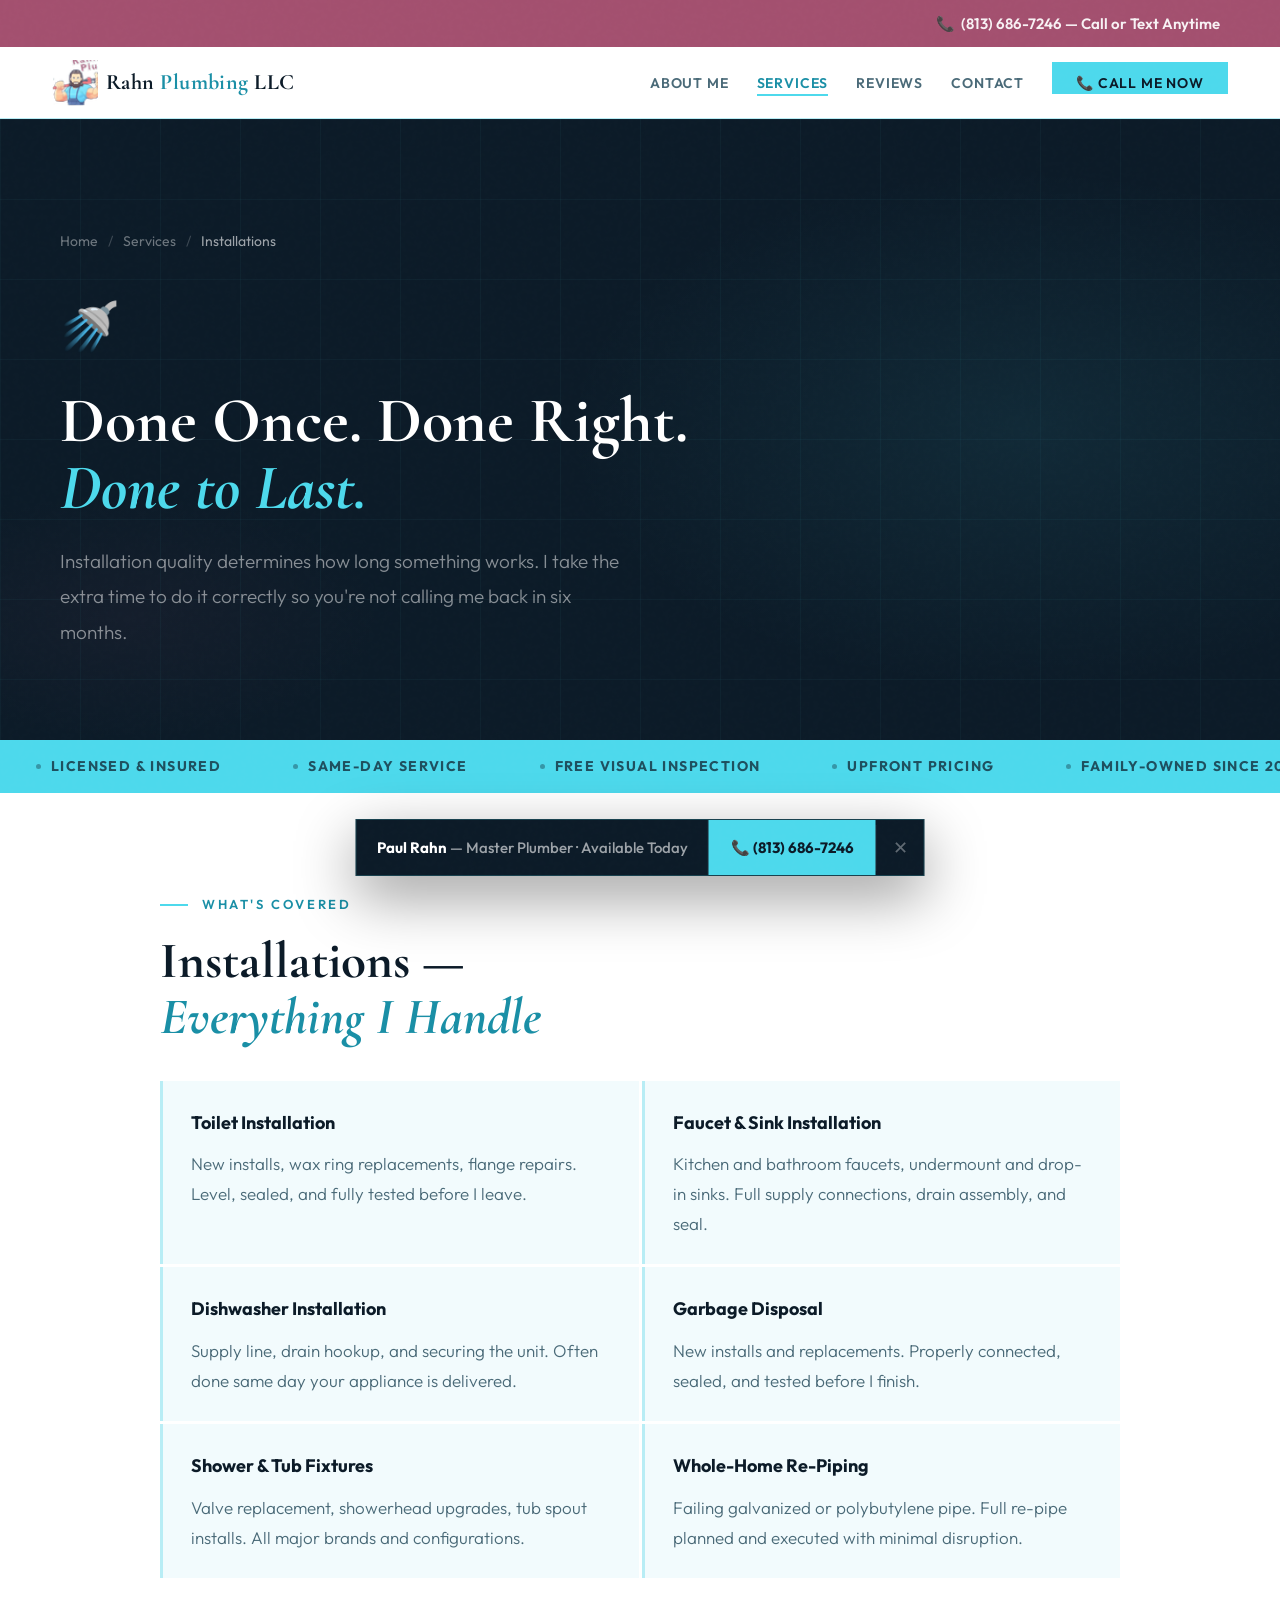
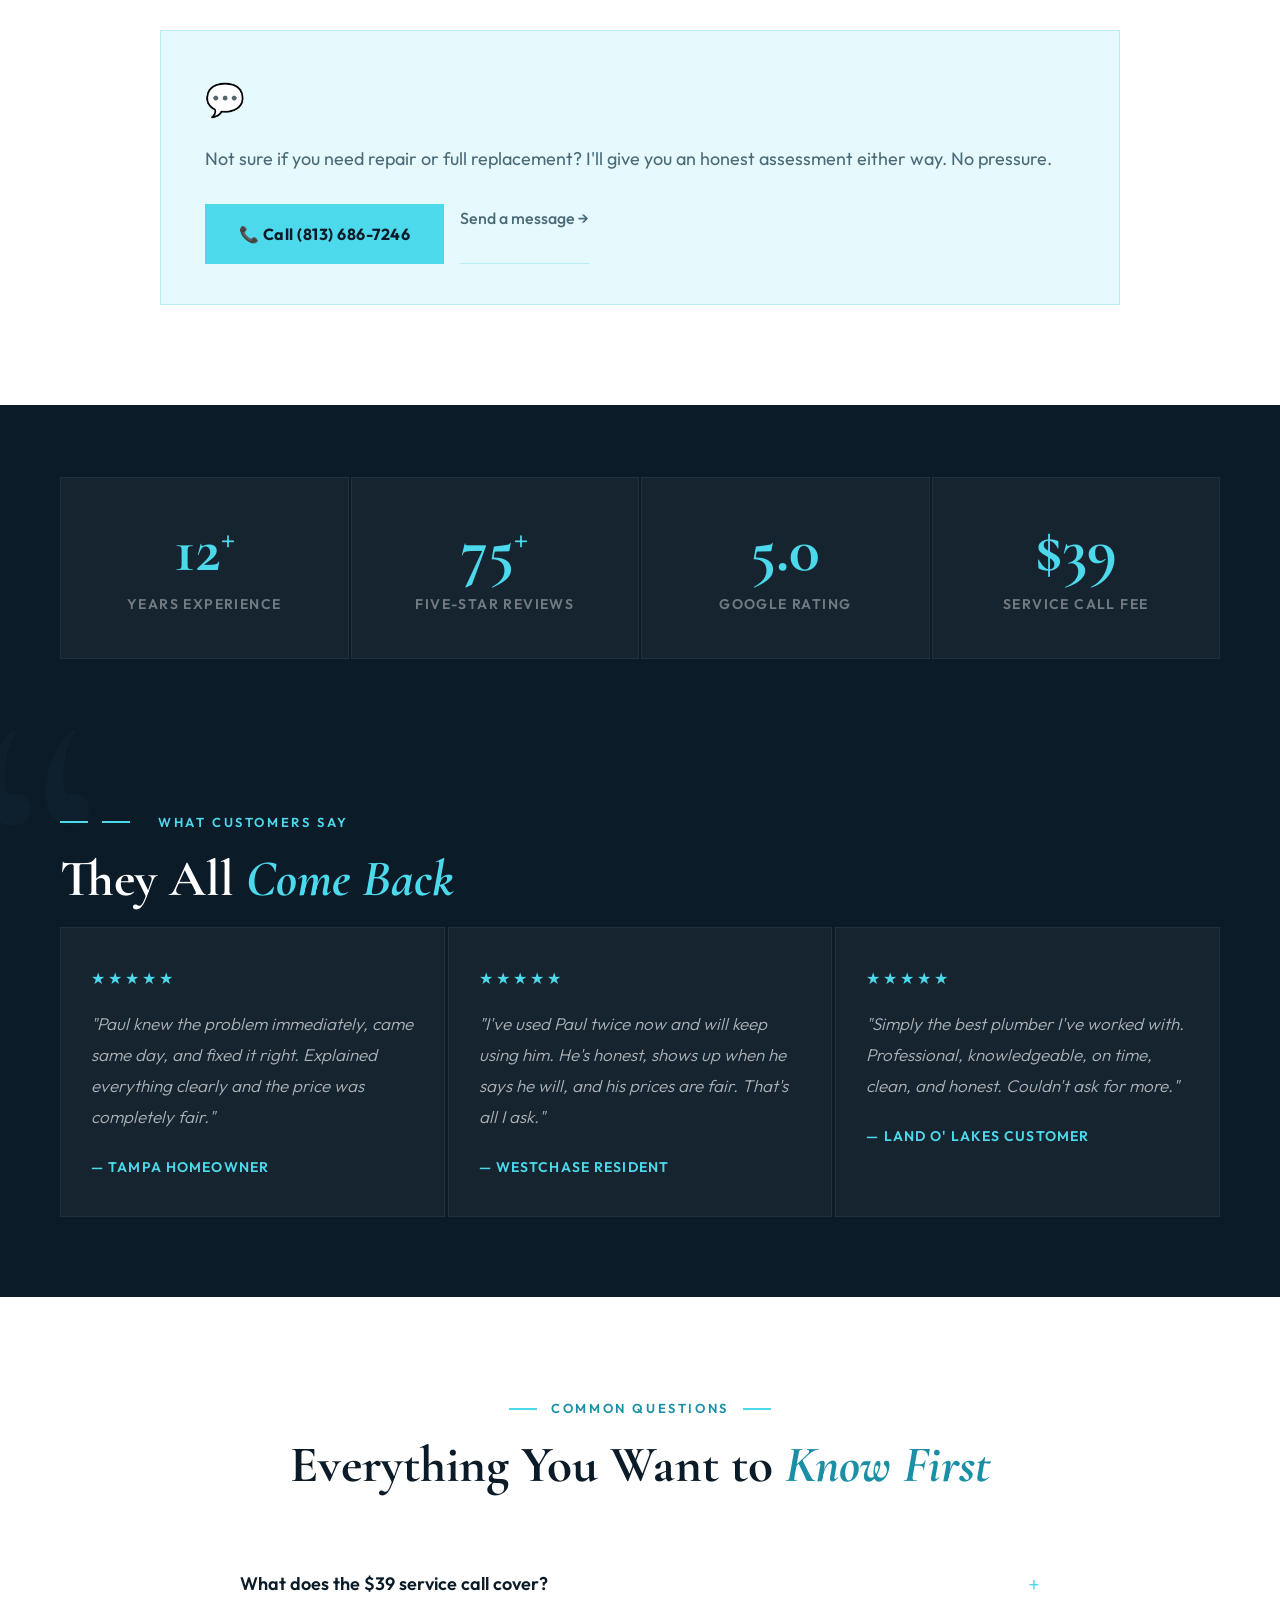
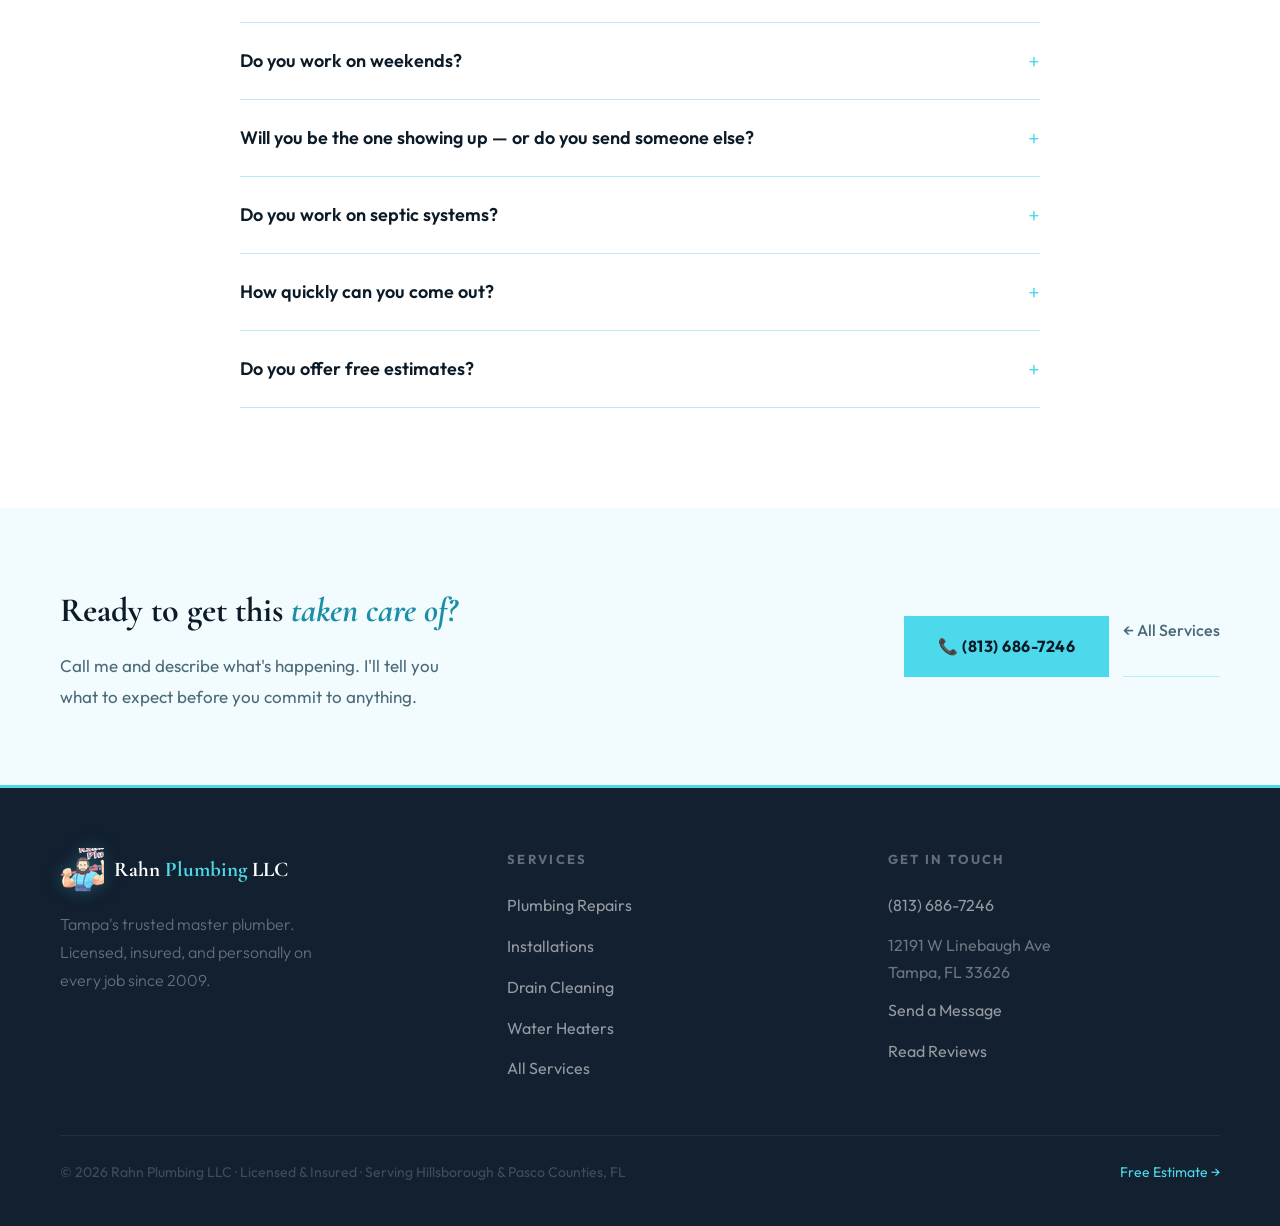
<file: installations.html>
<!DOCTYPE html>
<html lang="en">
<head>
<meta charset="UTF-8">
<meta name="viewport" content="width=device-width, initial-scale=1.0">
<title>Plumbing Installations Tampa FL | Rahn Plumbing LLC | Tampa, FL</title>
<meta name="description" content="Rahn Plumbing LLC — Licensed master plumber serving Tampa, Westchase, Land O' Lakes FL. 89 five-star reviews. Call (813) 686-7246 for same-day service.">

<link rel="preconnect" href="https://fonts.googleapis.com">
<link rel="preconnect" href="https://fonts.gstatic.com" crossorigin>
<link href="https://fonts.googleapis.com/css2?family=Cormorant+Garamond:ital,wght@0,400;0,600;0,700;1,400;1,700&family=Outfit:wght@300;400;500;600;700&display=swap" rel="stylesheet">

  <link rel="stylesheet" href="styles.css">
</head>
<body>

<div class="float-bar" id="floatBar">
  <div class="float-bar-text"><strong>Paul Rahn</strong> — Master Plumber · Available Today</div>
  <a href="tel:8136867246">📞 (813) 686-7246</a>
  <div class="float-bar-close" id="floatClose">✕</div>
</div>

<div class="top-bar"><a href="tel:8136867246">📞 &nbsp;(813) 686-7246 — Call or Text Anytime</a></div>
<nav id="nav">
  <a href="index.html" class="nav-brand">
    <img src="[data-uri]" class="nav-logo-img" alt="Rahn Plumbing">
    <span class="nav-brand-text">Rahn <em>Plumbing</em> LLC</span>
  </a>
  <ul class="nav-links"><li><a href="about.html">About Me</a></li><li><a href="services.html" class="active">Services</a></li><li><a href="reviews.html">Reviews</a></li><li><a href="contact.html">Contact</a></li>
    <li><a href="contact.html" class="nav-cta">📞 Call Me Now</a></li>
  </ul>
  <button class="hamburger" id="hamburger" aria-label="Menu">
    <span></span><span></span><span></span>
  </button>
</nav>
<div class="mobile-nav" id="mobileNav">
  <a href="about.html">About Me</a><a href="services.html">Services</a><a href="reviews.html">Reviews</a><a href="contact.html">Contact</a>
  <a href="tel:8136867246" class="mobile-cta">📞 (813) 686-7246</a>
</div>
<a href="tel:8136867246" class="sticky-call">📞 &nbsp;Tap to Call Paul — (813) 686-7246</a>
<div class="page-hero">
  <div class="page-hero-bg"></div><div class="page-hero-grid"></div>
  <div class="page-hero-content">
    <div class="page-hero-breadcrumb">
      <a href="index.html">Home</a><span>/</span>
      <a href="services.html">Services</a><span>/</span>
      <span style="color:rgba(255,255,255,.6)">Installations</span>
    </div>
    <div style="font-size:48px;margin-bottom:18px;">🚿</div>
    <h1>Done Once. Done Right.<br><em>Done to Last.</em></h1>
    <p class="lead">Installation quality determines how long something works. I take the extra time to do it correctly so you're not calling me back in six months.</p>
  </div>
</div>

<div class="marquee-wrap">
  <div class="marquee-track">
    <span class="mq"><span class="mq-dot"></span>Licensed &amp; Insured</span>
    <span class="mq"><span class="mq-dot"></span>Same-Day Service</span>
    <span class="mq"><span class="mq-dot"></span>Free Visual Inspection</span>
    <span class="mq"><span class="mq-dot"></span>Upfront Pricing</span>
    <span class="mq"><span class="mq-dot"></span>Family-Owned Since 2009</span>
    <span class="mq"><span class="mq-dot"></span>15+ Years Experience</span>
    <span class="mq"><span class="mq-dot"></span>5.0 Google Rating</span>
    <span class="mq"><span class="mq-dot"></span>89 Five-Star Reviews</span>
    <span class="mq"><span class="mq-dot"></span>Licensed &amp; Insured</span>
    <span class="mq"><span class="mq-dot"></span>Same-Day Service</span>
    <span class="mq"><span class="mq-dot"></span>Free Visual Inspection</span>
    <span class="mq"><span class="mq-dot"></span>Upfront Pricing</span>
    <span class="mq"><span class="mq-dot"></span>Family-Owned Since 2009</span>
    <span class="mq"><span class="mq-dot"></span>15+ Years Experience</span>
    <span class="mq"><span class="mq-dot"></span>5.0 Google Rating</span>
    <span class="mq"><span class="mq-dot"></span>89 Five-Star Reviews</span>
  </div>
</div>
<section style="padding:100px 60px;background:var(--white);">
  <div style="max-width:960px;margin:0 auto;">
    <div class="eyebrow reveal">What's Covered</div>
    <h2 class="section-title reveal">Installations —<br><em>Everything I Handle</em></h2>
    <div style="display:grid;grid-template-columns:1fr 1fr;gap:3px;margin-top:36px;margin-bottom:52px;">
      <div style="background:var(--off);border-left:3px solid var(--border);padding:26px 28px;transition:border-color .25s,background .25s;cursor:default;" class="reveal svc-di">
        <h4 style="font-size:18px;font-weight:700;color:var(--dark);margin-bottom:10px;">Toilet Installation</h4>
        <p style="font-size:17px;color:var(--muted);line-height:1.75;font-weight:300;">New installs, wax ring replacements, flange repairs. Level, sealed, and fully tested before I leave.</p>
      </div>
      <div style="background:var(--off);border-left:3px solid var(--border);padding:26px 28px;transition:border-color .25s,background .25s;cursor:default;" class="reveal svc-di">
        <h4 style="font-size:18px;font-weight:700;color:var(--dark);margin-bottom:10px;">Faucet & Sink Installation</h4>
        <p style="font-size:17px;color:var(--muted);line-height:1.75;font-weight:300;">Kitchen and bathroom faucets, undermount and drop-in sinks. Full supply connections, drain assembly, and seal.</p>
      </div>
      <div style="background:var(--off);border-left:3px solid var(--border);padding:26px 28px;transition:border-color .25s,background .25s;cursor:default;" class="reveal svc-di">
        <h4 style="font-size:18px;font-weight:700;color:var(--dark);margin-bottom:10px;">Dishwasher Installation</h4>
        <p style="font-size:17px;color:var(--muted);line-height:1.75;font-weight:300;">Supply line, drain hookup, and securing the unit. Often done same day your appliance is delivered.</p>
      </div>
      <div style="background:var(--off);border-left:3px solid var(--border);padding:26px 28px;transition:border-color .25s,background .25s;cursor:default;" class="reveal svc-di">
        <h4 style="font-size:18px;font-weight:700;color:var(--dark);margin-bottom:10px;">Garbage Disposal</h4>
        <p style="font-size:17px;color:var(--muted);line-height:1.75;font-weight:300;">New installs and replacements. Properly connected, sealed, and tested before I finish.</p>
      </div>
      <div style="background:var(--off);border-left:3px solid var(--border);padding:26px 28px;transition:border-color .25s,background .25s;cursor:default;" class="reveal svc-di">
        <h4 style="font-size:18px;font-weight:700;color:var(--dark);margin-bottom:10px;">Shower & Tub Fixtures</h4>
        <p style="font-size:17px;color:var(--muted);line-height:1.75;font-weight:300;">Valve replacement, showerhead upgrades, tub spout installs. All major brands and configurations.</p>
      </div>
      <div style="background:var(--off);border-left:3px solid var(--border);padding:26px 28px;transition:border-color .25s,background .25s;cursor:default;" class="reveal svc-di">
        <h4 style="font-size:18px;font-weight:700;color:var(--dark);margin-bottom:10px;">Whole-Home Re-Piping</h4>
        <p style="font-size:17px;color:var(--muted);line-height:1.75;font-weight:300;">Failing galvanized or polybutylene pipe. Full re-pipe planned and executed with minimal disruption.</p>
      </div>
    </div>
    <div style="background:var(--cyan-pale);border:1px solid var(--border);padding:40px 44px;" class="reveal">
      <div style="font-size:32px;margin-bottom:14px;">💬</div>
      <p style="font-size:18px;color:var(--muted);line-height:1.82;margin-bottom:28px;">Not sure if you need repair or full replacement? I'll give you an honest assessment either way. No pressure.</p>
      <div style="display:flex;gap:16px;flex-wrap:wrap;">
        <a href="tel:8136867246" class="btn btn-cyan">📞 Call (813) 686-7246</a>
        <a href="contact.html" class="btn-ghost-dark">Send a message →</a>
      </div>
    </div>
  </div>
</section>
<div class="stats-row">
  <div class="stat-block reveal"><div class="stat-num"><span class="counter" data-target="15">0</span><span class="stat-suffix">+</span></div><div class="stat-lbl">Years Experience</div></div>
  <div class="stat-block reveal"><div class="stat-num"><span class="counter" data-target="89">0</span><span class="stat-suffix">+</span></div><div class="stat-lbl">Five-Star Reviews</div></div>
  <div class="stat-block reveal"><div class="stat-num">5.0</div><div class="stat-lbl">Google Rating</div></div>
  <div class="stat-block reveal"><div class="stat-num">$39</div><div class="stat-lbl">Service Call Fee</div></div>
</div>
<section style="padding:80px 60px;background:var(--dark);position:relative;overflow:hidden;">
  <div style="position:absolute;top:-80px;left:-30px;font-family:'Cormorant Garamond',serif;font-size:400px;color:rgba(77,217,236,.025);line-height:1;pointer-events:none;">&#8220;</div>
  <div style="position:relative;z-index:2;">
    <div class="eyebrow reveal" style="color:var(--cyan);"><span style="background:var(--cyan);width:28px;height:2px;display:inline-block;margin-right:14px;"></span>What Customers Say</div>
    <h2 class="section-title light reveal">They All <em>Come Back</em></h2>
    <div class="rev-grid reveal">
      <div class="rev"><div class="rev-bar"></div><div class="rev-stars">★★★★★</div><p class="rev-text">"Paul knew the problem immediately, came same day, and fixed it right. Explained everything clearly and the price was completely fair."</p><div class="rev-author">— Tampa Homeowner</div></div>
      <div class="rev"><div class="rev-bar"></div><div class="rev-stars">★★★★★</div><p class="rev-text">"I've used Paul twice now and will keep using him. He's honest, shows up when he says he will, and his prices are fair. That's all I ask."</p><div class="rev-author">— Westchase Resident</div></div>
      <div class="rev"><div class="rev-bar"></div><div class="rev-stars">★★★★★</div><p class="rev-text">"Simply the best plumber I've worked with. Professional, knowledgeable, on time, clean, and honest. Couldn't ask for more."</p><div class="rev-author">— Land O' Lakes Customer</div></div>
    </div>
  </div>
</section>

<section class="faq-section">
  <div style="text-align:center;margin-bottom:52px;">
    <div class="eyebrow center reveal">Common Questions</div>
    <h2 class="section-title reveal" style="text-align:center;">Everything You Want to <em>Know First</em></h2>
  </div>
  <div class="faq-grid">
    <div class="faq-item reveal">
      <button class="faq-q" onclick="toggleFaq(this)">What does the $39 service call cover?<span class="faq-icon">+</span></button>
      <div class="faq-a"><p>The $39 fee covers me coming out, diagnosing the problem, and giving you a full upfront quote. If you approve the work, that fee is applied toward the job. You'll always know the total cost before I touch anything.</p></div>
    </div>
    <div class="faq-item reveal">
      <button class="faq-q" onclick="toggleFaq(this)">Do you work on weekends?<span class="faq-icon">+</span></button>
      <div class="faq-a"><p>Yes. Plumbing problems don't wait for Monday and neither do I. Call or text (813) 686-7246 and I'll let you know my availability. Emergency situations are always prioritized.</p></div>
    </div>
    <div class="faq-item reveal">
      <button class="faq-q" onclick="toggleFaq(this)">Will you be the one showing up — or do you send someone else?<span class="faq-icon">+</span></button>
      <div class="faq-a"><p>I show up personally on every job. No subcontractors, no apprentices working unsupervised. When you hire Rahn Plumbing you get Paul Rahn — that's the whole point.</p></div>
    </div>
    <div class="faq-item reveal">
      <button class="faq-q" onclick="toggleFaq(this)">Do you work on septic systems?<span class="faq-icon">+</span></button>
      <div class="faq-a"><p>No — septic systems require a different license and specialty equipment. I focus exclusively on residential plumbing inside and around the home. If you need a septic specialist I'm happy to point you in the right direction.</p></div>
    </div>
    <div class="faq-item reveal">
      <button class="faq-q" onclick="toggleFaq(this)">How quickly can you come out?<span class="faq-icon">+</span></button>
      <div class="faq-a"><p>Same-day for most jobs if you call in the morning. I always give you a realistic arrival window and I stick to it. I'll text you when I'm on my way.</p></div>
    </div>
    <div class="faq-item reveal">
      <button class="faq-q" onclick="toggleFaq(this)">Do you offer free estimates?<span class="faq-icon">+</span></button>
      <div class="faq-a"><p>The $39 service call covers the diagnosis and full written estimate. I don't give estimates over the phone without seeing the problem — anyone who does is guessing. Once I've seen it, you get an honest price before any work begins.</p></div>
    </div>
  </div>
</section>
<section style="padding:72px 60px;background:var(--off);display:flex;align-items:center;justify-content:space-between;gap:40px;flex-wrap:wrap;">
  <div>
    <h3 style="font-family:'Cormorant Garamond',serif;font-size:34px;font-weight:700;color:var(--dark);margin-bottom:10px;" class="reveal">Ready to get this <em style="color:var(--cyan-deep);">taken care of?</em></h3>
    <p class="reveal" style="color:var(--muted);max-width:420px;font-size:17px;">Call me and describe what's happening. I'll tell you what to expect before you commit to anything.</p>
  </div>
  <div style="display:flex;gap:14px;flex-wrap:wrap;" class="reveal">
    <a href="tel:8136867246" class="btn btn-cyan">📞 (813) 686-7246</a>
    <a href="services.html" class="btn-ghost-dark">← All Services</a>
  </div>
</section>

<footer>
  <div class="footer-inner">
    <div>
      <div class="footer-brand">
        <img src="[data-uri]" class="footer-logo-img" alt="Rahn Plumbing">
        <span class="footer-brand-text">Rahn <em>Plumbing</em> LLC</span>
      </div>
      <p class="footer-tagline">Tampa's trusted master plumber. Licensed, insured, and personally on every job since 2009.</p>
    </div>
    <div class="footer-col">
      <h4>Services</h4>
      <a href="repairs.html">Plumbing Repairs</a>
      <a href="installations.html">Installations</a>
      <a href="drains.html">Drain Cleaning</a>
      <a href="water-heaters.html">Water Heaters</a>
      <a href="services.html">All Services</a>
    </div>
    <div class="footer-col">
      <h4>Get In Touch</h4>
      <a href="tel:8136867246">(813) 686-7246</a>
      <p>12191 W Linebaugh Ave<br>Tampa, FL 33626</p>
      <a href="contact.html">Send a Message</a>
      <a href="reviews.html">Read Reviews</a>
    </div>
  </div>
  <div class="footer-bottom">
    <p>© 2026 Rahn Plumbing LLC · Licensed &amp; Insured · Serving Hillsborough &amp; Pasco Counties, FL</p>
    <a href="contact.html">Free Estimate →</a>
  </div>
</footer>

<script>
// nav scroll
const nav=document.getElementById('nav');
if(nav) window.addEventListener('scroll',()=>nav.classList.toggle('scrolled',scrollY>50));

// hamburger
const ham=document.getElementById('hamburger'), mNav=document.getElementById('mobileNav');
if(ham&&mNav){
  ham.addEventListener('click',()=>{ ham.classList.toggle('open'); mNav.classList.toggle('open'); document.body.style.overflow=mNav.classList.contains('open')?'hidden':''; });
  mNav.querySelectorAll('a').forEach(a=>a.addEventListener('click',()=>{ ham.classList.remove('open'); mNav.classList.remove('open'); document.body.style.overflow=''; }));
}

// float bar (desktop only)
const fb=document.getElementById('floatBar');
let dismissed=false;
window.addEventListener('scroll',()=>{ if(!dismissed&&scrollY>window.innerHeight*.7&&window.innerWidth>1080) fb?.classList.add('visible'); });
document.getElementById('floatClose')?.addEventListener('click',()=>{ dismissed=true; fb?.classList.remove('visible'); });

// scroll reveal
const revIO=new IntersectionObserver(entries=>{
  entries.forEach(e=>{
    if(!e.isIntersecting) return;
    const sibs=[...e.target.parentElement.querySelectorAll('.reveal')];
    const i=sibs.indexOf(e.target);
    setTimeout(()=>e.target.classList.add('visible'),i*90);
    revIO.unobserve(e.target);
  });
},{threshold:.1});
document.querySelectorAll('.reveal').forEach(el=>revIO.observe(el));

// counters
function animCounter(el){
  const target=+el.dataset.target,dur=1800,s=performance.now();
  const tick=n=>{ const t=Math.min((n-s)/dur,1),ease=1-Math.pow(1-t,3); el.textContent=Math.floor(ease*target); if(t<1)requestAnimationFrame(tick); else el.textContent=target; };
  requestAnimationFrame(tick);
}
const cIO=new IntersectionObserver(entries=>{ entries.forEach(e=>{ if(e.isIntersecting){ e.target.querySelectorAll('.counter').forEach(animCounter); cIO.unobserve(e.target); } }); },{threshold:.3});
document.querySelectorAll('.stats-row').forEach(el=>cIO.observe(el));

// FAQ
function toggleFaq(btn){
  const item=btn.parentElement;
  const wasOpen=item.classList.contains('open');
  document.querySelectorAll('.faq-item.open').forEach(i=>i.classList.remove('open'));
  if(!wasOpen) item.classList.add('open');
}

// form success
const form=document.querySelector('form[data-netlify]');
if(form){ form.addEventListener('submit',e=>{
  e.preventDefault();
  const success=document.querySelector('.form-success');
  form.style.display='none';
  if(success) success.style.display='block';
}); }

// magnetic + ripple
document.querySelectorAll('.btn-cyan').forEach(btn=>{
  btn.addEventListener('mousemove',e=>{ const r=btn.getBoundingClientRect(); btn.style.transform=`translate(${(e.clientX-r.left-r.width/2)*.1}px,${(e.clientY-r.top-r.height/2)*.15}px) translateY(-2px)`; });
  btn.addEventListener('mouseleave',()=>btn.style.transform='');
  btn.addEventListener('click',e=>{
    const r=btn.getBoundingClientRect(),size=Math.max(r.width,r.height)*2;
    const rip=document.createElement('span');
    rip.style.cssText=`position:absolute;width:${size}px;height:${size}px;border-radius:50%;background:rgba(255,255,255,.25);left:${e.clientX-r.left-size/2}px;top:${e.clientY-r.top-size/2}px;transform:scale(0);pointer-events:none;animation:ripAnim .6s ease-out forwards;`;
    btn.appendChild(rip); setTimeout(()=>rip.remove(),600);
  });
});
const ripSt=document.createElement('style');
ripSt.textContent='@keyframes ripAnim{to{transform:scale(1);opacity:0;}}@keyframes thumbPulse{0%{transform:scale(1)}40%{transform:scale(1.07) translateY(-5px)}100%{transform:scale(1)}}@keyframes mascotWiggle{0%{transform:rotate(0) scale(1)}20%{transform:rotate(-4deg) scale(1.04)}40%{transform:rotate(4deg) scale(1.04)}60%{transform:rotate(-2deg) scale(1.02)}80%{transform:rotate(2deg) scale(1.02)}100%{transform:rotate(0) scale(1)}}';
document.head.appendChild(ripSt);
</script>

</body>
</html>
</file>
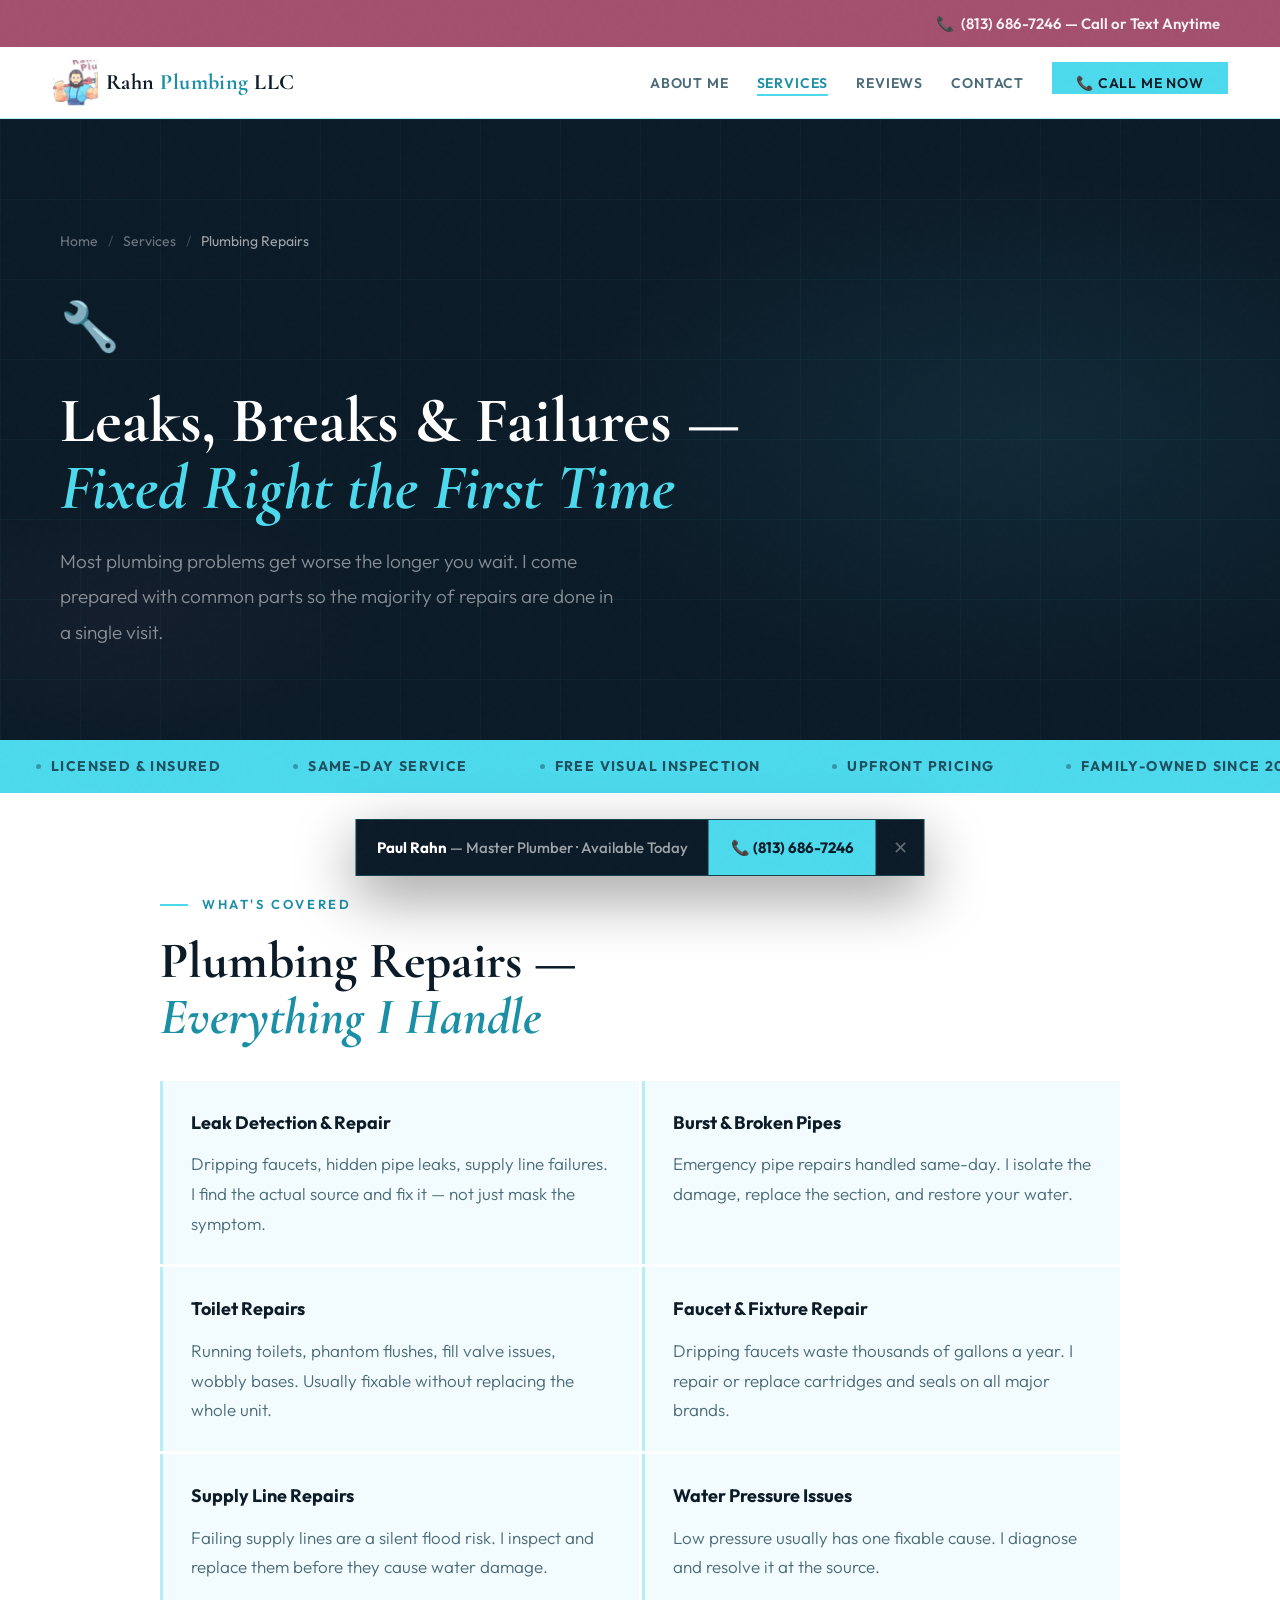
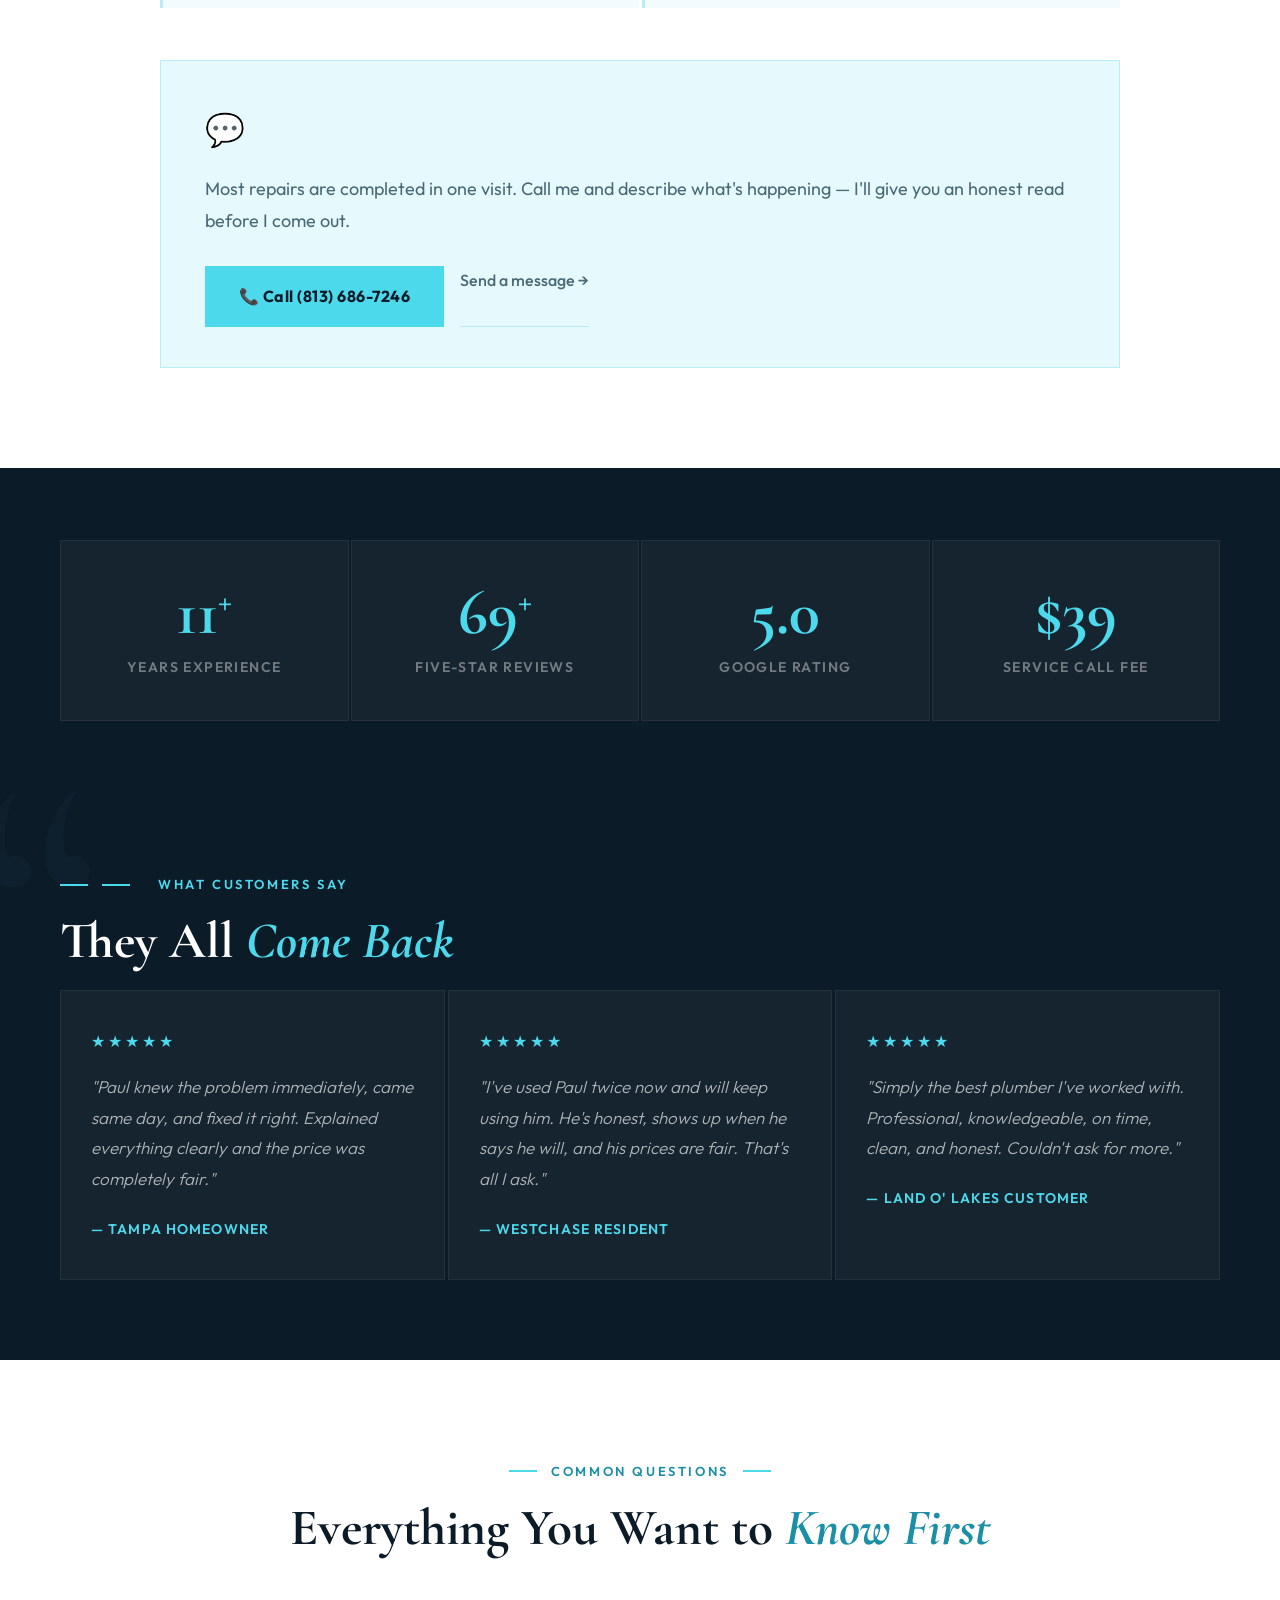
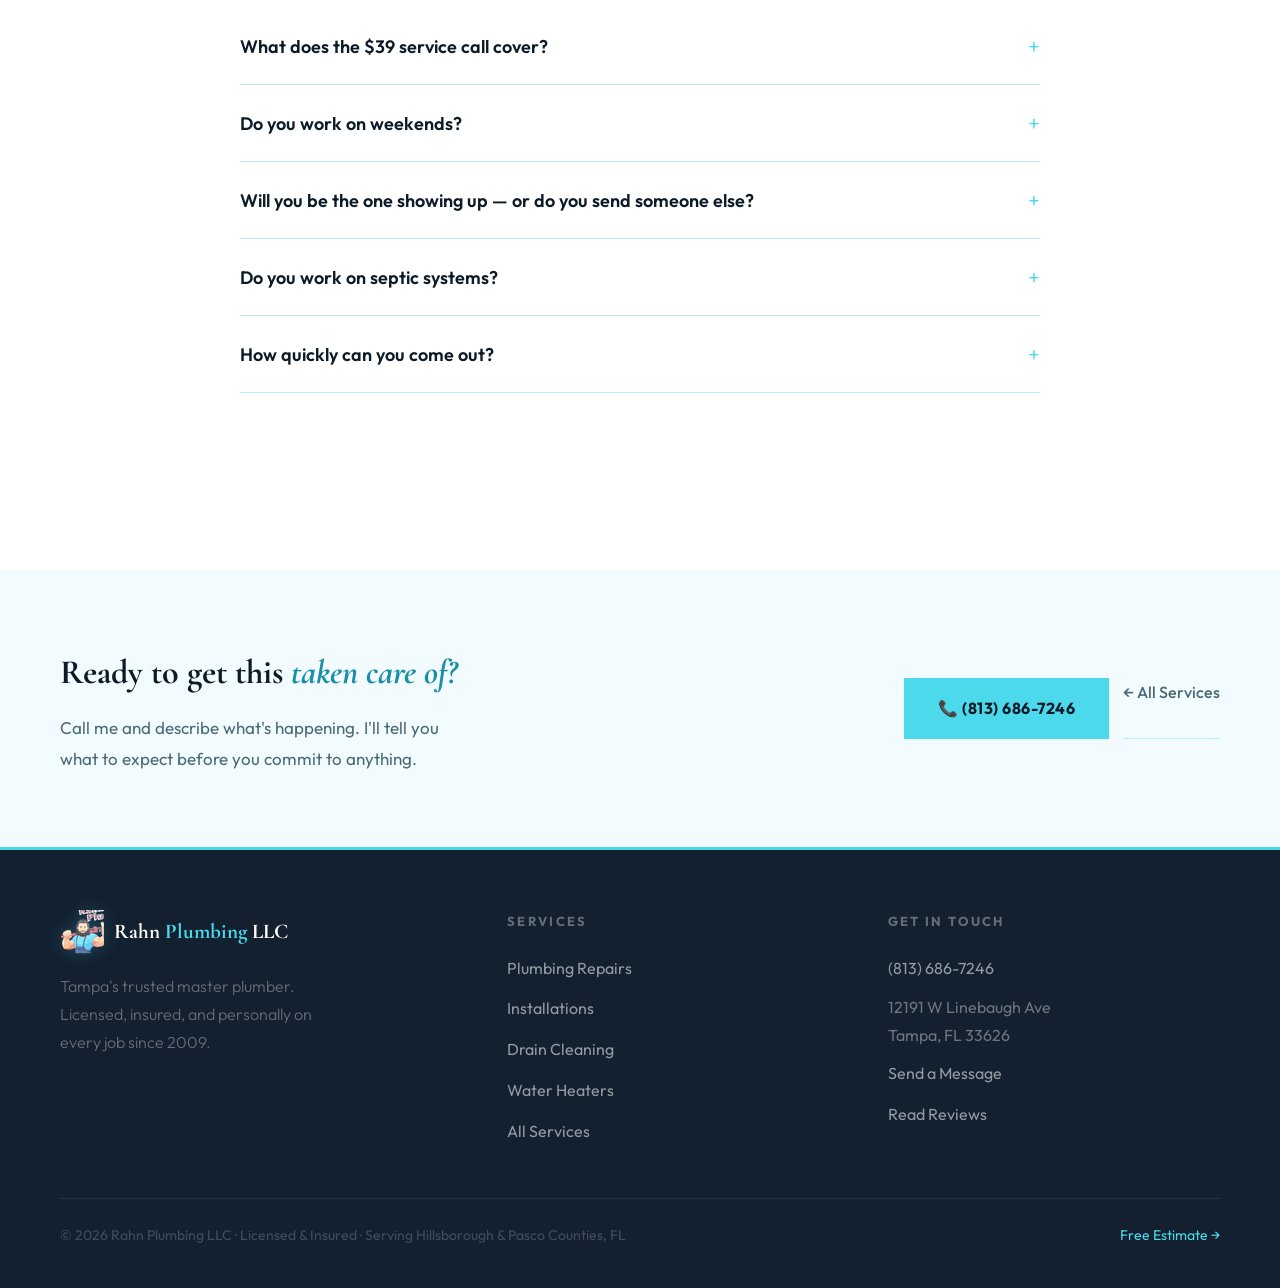
<file: repairs.html>
<!DOCTYPE html>
<html lang="en">
<head>
<meta charset="UTF-8">
<meta name="viewport" content="width=device-width, initial-scale=1.0">
<title>Plumbing Repairs Tampa FL | Rahn Plumbing LLC | Tampa, FL</title>
<meta name="description" content="Rahn Plumbing LLC — Licensed master plumber serving Tampa, Westchase, Land O' Lakes FL. 89 five-star reviews. Call (813) 686-7246 for same-day service.">

<link rel="preconnect" href="https://fonts.googleapis.com">
<link rel="preconnect" href="https://fonts.gstatic.com" crossorigin>
<link href="https://fonts.googleapis.com/css2?family=Cormorant+Garamond:ital,wght@0,400;0,600;0,700;1,400;1,700&family=Outfit:wght@300;400;500;600;700&display=swap" rel="stylesheet">

  <link rel="stylesheet" href="styles.css">
</head>
<body>

<div class="float-bar" id="floatBar">
  <div class="float-bar-text"><strong>Paul Rahn</strong> — Master Plumber · Available Today</div>
  <a href="tel:8136867246">📞 (813) 686-7246</a>
  <div class="float-bar-close" id="floatClose">✕</div>
</div>

<div class="top-bar"><a href="tel:8136867246">📞 &nbsp;(813) 686-7246 — Call or Text Anytime</a></div>
<nav id="nav">
  <a href="index.html" class="nav-brand">
    <img src="[data-uri]" class="nav-logo-img" alt="Rahn Plumbing">
    <span class="nav-brand-text">Rahn <em>Plumbing</em> LLC</span>
  </a>
  <ul class="nav-links"><li><a href="about.html">About Me</a></li><li><a href="services.html" class="active">Services</a></li><li><a href="reviews.html">Reviews</a></li><li><a href="contact.html">Contact</a></li>
    <li><a href="contact.html" class="nav-cta">📞 Call Me Now</a></li>
  </ul>
  <button class="hamburger" id="hamburger" aria-label="Menu">
    <span></span><span></span><span></span>
  </button>
</nav>
<div class="mobile-nav" id="mobileNav">
  <a href="about.html">About Me</a><a href="services.html">Services</a><a href="reviews.html">Reviews</a><a href="contact.html">Contact</a>
  <a href="tel:8136867246" class="mobile-cta">📞 (813) 686-7246</a>
</div>
<a href="tel:8136867246" class="sticky-call">📞 &nbsp;Tap to Call Paul — (813) 686-7246</a>
<div class="page-hero">
  <div class="page-hero-bg"></div><div class="page-hero-grid"></div>
  <div class="page-hero-content">
    <div class="page-hero-breadcrumb">
      <a href="index.html">Home</a><span>/</span>
      <a href="services.html">Services</a><span>/</span>
      <span style="color:rgba(255,255,255,.6)">Plumbing Repairs</span>
    </div>
    <div style="font-size:48px;margin-bottom:18px;">🔧</div>
    <h1>Leaks, Breaks &amp; Failures —<br><em>Fixed Right the First Time</em></h1>
    <p class="lead">Most plumbing problems get worse the longer you wait. I come prepared with common parts so the majority of repairs are done in a single visit.</p>
  </div>
</div>

<div class="marquee-wrap">
  <div class="marquee-track">
    <span class="mq"><span class="mq-dot"></span>Licensed &amp; Insured</span>
    <span class="mq"><span class="mq-dot"></span>Same-Day Service</span>
    <span class="mq"><span class="mq-dot"></span>Free Visual Inspection</span>
    <span class="mq"><span class="mq-dot"></span>Upfront Pricing</span>
    <span class="mq"><span class="mq-dot"></span>Family-Owned Since 2009</span>
    <span class="mq"><span class="mq-dot"></span>15+ Years Experience</span>
    <span class="mq"><span class="mq-dot"></span>5.0 Google Rating</span>
    <span class="mq"><span class="mq-dot"></span>89 Five-Star Reviews</span>
    <span class="mq"><span class="mq-dot"></span>Licensed &amp; Insured</span>
    <span class="mq"><span class="mq-dot"></span>Same-Day Service</span>
    <span class="mq"><span class="mq-dot"></span>Free Visual Inspection</span>
    <span class="mq"><span class="mq-dot"></span>Upfront Pricing</span>
    <span class="mq"><span class="mq-dot"></span>Family-Owned Since 2009</span>
    <span class="mq"><span class="mq-dot"></span>15+ Years Experience</span>
    <span class="mq"><span class="mq-dot"></span>5.0 Google Rating</span>
    <span class="mq"><span class="mq-dot"></span>89 Five-Star Reviews</span>
  </div>
</div>
<section style="padding:100px 60px;background:var(--white);">
  <div style="max-width:960px;margin:0 auto;">
    <div class="eyebrow reveal">What's Covered</div>
    <h2 class="section-title reveal">Plumbing Repairs —<br><em>Everything I Handle</em></h2>
    <div style="display:grid;grid-template-columns:1fr 1fr;gap:3px;margin-top:36px;margin-bottom:52px;">
      <div style="background:var(--off);border-left:3px solid var(--border);padding:26px 28px;transition:border-color .25s,background .25s;cursor:default;" class="reveal svc-di">
        <h4 style="font-size:18px;font-weight:700;color:var(--dark);margin-bottom:10px;">Leak Detection & Repair</h4>
        <p style="font-size:17px;color:var(--muted);line-height:1.75;font-weight:300;">Dripping faucets, hidden pipe leaks, supply line failures. I find the actual source and fix it — not just mask the symptom.</p>
      </div>
      <div style="background:var(--off);border-left:3px solid var(--border);padding:26px 28px;transition:border-color .25s,background .25s;cursor:default;" class="reveal svc-di">
        <h4 style="font-size:18px;font-weight:700;color:var(--dark);margin-bottom:10px;">Burst & Broken Pipes</h4>
        <p style="font-size:17px;color:var(--muted);line-height:1.75;font-weight:300;">Emergency pipe repairs handled same-day. I isolate the damage, replace the section, and restore your water.</p>
      </div>
      <div style="background:var(--off);border-left:3px solid var(--border);padding:26px 28px;transition:border-color .25s,background .25s;cursor:default;" class="reveal svc-di">
        <h4 style="font-size:18px;font-weight:700;color:var(--dark);margin-bottom:10px;">Toilet Repairs</h4>
        <p style="font-size:17px;color:var(--muted);line-height:1.75;font-weight:300;">Running toilets, phantom flushes, fill valve issues, wobbly bases. Usually fixable without replacing the whole unit.</p>
      </div>
      <div style="background:var(--off);border-left:3px solid var(--border);padding:26px 28px;transition:border-color .25s,background .25s;cursor:default;" class="reveal svc-di">
        <h4 style="font-size:18px;font-weight:700;color:var(--dark);margin-bottom:10px;">Faucet & Fixture Repair</h4>
        <p style="font-size:17px;color:var(--muted);line-height:1.75;font-weight:300;">Dripping faucets waste thousands of gallons a year. I repair or replace cartridges and seals on all major brands.</p>
      </div>
      <div style="background:var(--off);border-left:3px solid var(--border);padding:26px 28px;transition:border-color .25s,background .25s;cursor:default;" class="reveal svc-di">
        <h4 style="font-size:18px;font-weight:700;color:var(--dark);margin-bottom:10px;">Supply Line Repairs</h4>
        <p style="font-size:17px;color:var(--muted);line-height:1.75;font-weight:300;">Failing supply lines are a silent flood risk. I inspect and replace them before they cause water damage.</p>
      </div>
      <div style="background:var(--off);border-left:3px solid var(--border);padding:26px 28px;transition:border-color .25s,background .25s;cursor:default;" class="reveal svc-di">
        <h4 style="font-size:18px;font-weight:700;color:var(--dark);margin-bottom:10px;">Water Pressure Issues</h4>
        <p style="font-size:17px;color:var(--muted);line-height:1.75;font-weight:300;">Low pressure usually has one fixable cause. I diagnose and resolve it at the source.</p>
      </div>
    </div>
    <div style="background:var(--cyan-pale);border:1px solid var(--border);padding:40px 44px;" class="reveal">
      <div style="font-size:32px;margin-bottom:14px;">💬</div>
      <p style="font-size:18px;color:var(--muted);line-height:1.82;margin-bottom:28px;">Most repairs are completed in one visit. Call me and describe what's happening — I'll give you an honest read before I come out.</p>
      <div style="display:flex;gap:16px;flex-wrap:wrap;">
        <a href="tel:8136867246" class="btn btn-cyan">📞 Call (813) 686-7246</a>
        <a href="contact.html" class="btn-ghost-dark">Send a message →</a>
      </div>
    </div>
  </div>
</section>
<div class="stats-row">
  <div class="stat-block reveal"><div class="stat-num"><span class="counter" data-target="15">0</span><span class="stat-suffix">+</span></div><div class="stat-lbl">Years Experience</div></div>
  <div class="stat-block reveal"><div class="stat-num"><span class="counter" data-target="89">0</span><span class="stat-suffix">+</span></div><div class="stat-lbl">Five-Star Reviews</div></div>
  <div class="stat-block reveal"><div class="stat-num">5.0</div><div class="stat-lbl">Google Rating</div></div>
  <div class="stat-block reveal"><div class="stat-num">$39</div><div class="stat-lbl">Service Call Fee</div></div>
</div>
<section style="padding:80px 60px;background:var(--dark);position:relative;overflow:hidden;">
  <div style="position:absolute;top:-80px;left:-30px;font-family:'Cormorant Garamond',serif;font-size:400px;color:rgba(77,217,236,.025);line-height:1;pointer-events:none;">&#8220;</div>
  <div style="position:relative;z-index:2;">
    <div class="eyebrow reveal" style="color:var(--cyan);"><span style="background:var(--cyan);width:28px;height:2px;display:inline-block;margin-right:14px;"></span>What Customers Say</div>
    <h2 class="section-title light reveal">They All <em>Come Back</em></h2>
    <div class="rev-grid reveal">
      <div class="rev"><div class="rev-bar"></div><div class="rev-stars">★★★★★</div><p class="rev-text">"Paul knew the problem immediately, came same day, and fixed it right. Explained everything clearly and the price was completely fair."</p><div class="rev-author">— Tampa Homeowner</div></div>
      <div class="rev"><div class="rev-bar"></div><div class="rev-stars">★★★★★</div><p class="rev-text">"I've used Paul twice now and will keep using him. He's honest, shows up when he says he will, and his prices are fair. That's all I ask."</p><div class="rev-author">— Westchase Resident</div></div>
      <div class="rev"><div class="rev-bar"></div><div class="rev-stars">★★★★★</div><p class="rev-text">"Simply the best plumber I've worked with. Professional, knowledgeable, on time, clean, and honest. Couldn't ask for more."</p><div class="rev-author">— Land O' Lakes Customer</div></div>
    </div>
  </div>
</section>

<section class="faq-section">
  <div style="text-align:center;margin-bottom:52px;">
    <div class="eyebrow center reveal">Common Questions</div>
    <h2 class="section-title reveal" style="text-align:center;">Everything You Want to <em>Know First</em></h2>
  </div>
  <div class="faq-grid">
    <div class="faq-item reveal">
      <button class="faq-q" onclick="toggleFaq(this)">What does the $39 service call cover?<span class="faq-icon">+</span></button>
      <div class="faq-a"><p>The $39 fee covers me coming out, diagnosing the problem, and giving you a full upfront quote. If you approve the work, that fee is applied toward the job. You'll always know the total cost before I touch anything.</p></div>
    </div>
    <div class="faq-item reveal">
      <button class="faq-q" onclick="toggleFaq(this)">Do you work on weekends?<span class="faq-icon">+</span></button>
      <div class="faq-a"><p>Yes. Plumbing problems don't wait for Monday and neither do I. Call or text (813) 686-7246 and I'll let you know my availability. Emergency situations are always prioritized.</p></div>
    </div>
    <div class="faq-item reveal">
      <button class="faq-q" onclick="toggleFaq(this)">Will you be the one showing up — or do you send someone else?<span class="faq-icon">+</span></button>
      <div class="faq-a"><p>I show up personally on every job. No subcontractors, no apprentices working unsupervised. When you hire Rahn Plumbing you get Paul Rahn — that's the whole point.</p></div>
    </div>
    <div class="faq-item reveal">
      <button class="faq-q" onclick="toggleFaq(this)">Do you work on septic systems?<span class="faq-icon">+</span></button>
      <div class="faq-a"><p>No — septic systems require a different license and specialty equipment. I focus exclusively on residential plumbing inside and around the home. If you need a septic specialist I'm happy to point you in the right direction.</p></div>
    </div>
    <div class="faq-item reveal">
      <button class="faq-q" onclick="toggleFaq(this)">How quickly can you come out?<span class="faq-icon">+</span></button>
      <div class="faq-a"><p>Same-day for most jobs if you call in the morning. I always give you a realistic arrival window and I stick to it. I'll text you when I'm on my way.</p></div>
    </div>
    <div class="faq-item reveal">
      <button class="faq-q" onclick="toggleFaq(this)">Do you offer free estimates?<span class="faq-icon">+</span></button>
      <div class="faq-a"><p>The $39 service call covers the diagnosis and full written estimate. I don't give estimates over the phone without seeing the problem — anyone who does is guessing. Once I've seen it, you get an honest price before any work begins.</p></div>
    </div>
  </div>
</section>
<section style="padding:72px 60px;background:var(--off);display:flex;align-items:center;justify-content:space-between;gap:40px;flex-wrap:wrap;">
  <div>
    <h3 style="font-family:'Cormorant Garamond',serif;font-size:34px;font-weight:700;color:var(--dark);margin-bottom:10px;" class="reveal">Ready to get this <em style="color:var(--cyan-deep);">taken care of?</em></h3>
    <p class="reveal" style="color:var(--muted);max-width:420px;font-size:17px;">Call me and describe what's happening. I'll tell you what to expect before you commit to anything.</p>
  </div>
  <div style="display:flex;gap:14px;flex-wrap:wrap;" class="reveal">
    <a href="tel:8136867246" class="btn btn-cyan">📞 (813) 686-7246</a>
    <a href="services.html" class="btn-ghost-dark">← All Services</a>
  </div>
</section>

<footer>
  <div class="footer-inner">
    <div>
      <div class="footer-brand">
        <img src="[data-uri]" class="footer-logo-img" alt="Rahn Plumbing">
        <span class="footer-brand-text">Rahn <em>Plumbing</em> LLC</span>
      </div>
      <p class="footer-tagline">Tampa's trusted master plumber. Licensed, insured, and personally on every job since 2009.</p>
    </div>
    <div class="footer-col">
      <h4>Services</h4>
      <a href="repairs.html">Plumbing Repairs</a>
      <a href="installations.html">Installations</a>
      <a href="drains.html">Drain Cleaning</a>
      <a href="water-heaters.html">Water Heaters</a>
      <a href="services.html">All Services</a>
    </div>
    <div class="footer-col">
      <h4>Get In Touch</h4>
      <a href="tel:8136867246">(813) 686-7246</a>
      <p>12191 W Linebaugh Ave<br>Tampa, FL 33626</p>
      <a href="contact.html">Send a Message</a>
      <a href="reviews.html">Read Reviews</a>
    </div>
  </div>
  <div class="footer-bottom">
    <p>© 2026 Rahn Plumbing LLC · Licensed &amp; Insured · Serving Hillsborough &amp; Pasco Counties, FL</p>
    <a href="contact.html">Free Estimate →</a>
  </div>
</footer>

<script>
// nav scroll
const nav=document.getElementById('nav');
if(nav) window.addEventListener('scroll',()=>nav.classList.toggle('scrolled',scrollY>50));

// hamburger
const ham=document.getElementById('hamburger'), mNav=document.getElementById('mobileNav');
if(ham&&mNav){
  ham.addEventListener('click',()=>{ ham.classList.toggle('open'); mNav.classList.toggle('open'); document.body.style.overflow=mNav.classList.contains('open')?'hidden':''; });
  mNav.querySelectorAll('a').forEach(a=>a.addEventListener('click',()=>{ ham.classList.remove('open'); mNav.classList.remove('open'); document.body.style.overflow=''; }));
}

// float bar (desktop only)
const fb=document.getElementById('floatBar');
let dismissed=false;
window.addEventListener('scroll',()=>{ if(!dismissed&&scrollY>window.innerHeight*.7&&window.innerWidth>1080) fb?.classList.add('visible'); });
document.getElementById('floatClose')?.addEventListener('click',()=>{ dismissed=true; fb?.classList.remove('visible'); });

// scroll reveal
const revIO=new IntersectionObserver(entries=>{
  entries.forEach(e=>{
    if(!e.isIntersecting) return;
    const sibs=[...e.target.parentElement.querySelectorAll('.reveal')];
    const i=sibs.indexOf(e.target);
    setTimeout(()=>e.target.classList.add('visible'),i*90);
    revIO.unobserve(e.target);
  });
},{threshold:.1});
document.querySelectorAll('.reveal').forEach(el=>revIO.observe(el));

// counters
function animCounter(el){
  const target=+el.dataset.target,dur=1800,s=performance.now();
  const tick=n=>{ const t=Math.min((n-s)/dur,1),ease=1-Math.pow(1-t,3); el.textContent=Math.floor(ease*target); if(t<1)requestAnimationFrame(tick); else el.textContent=target; };
  requestAnimationFrame(tick);
}
const cIO=new IntersectionObserver(entries=>{ entries.forEach(e=>{ if(e.isIntersecting){ e.target.querySelectorAll('.counter').forEach(animCounter); cIO.unobserve(e.target); } }); },{threshold:.3});
document.querySelectorAll('.stats-row').forEach(el=>cIO.observe(el));

// FAQ
function toggleFaq(btn){
  const item=btn.parentElement;
  const wasOpen=item.classList.contains('open');
  document.querySelectorAll('.faq-item.open').forEach(i=>i.classList.remove('open'));
  if(!wasOpen) item.classList.add('open');
}

// form success
const form=document.querySelector('form[data-netlify]');
if(form){ form.addEventListener('submit',e=>{
  e.preventDefault();
  const success=document.querySelector('.form-success');
  form.style.display='none';
  if(success) success.style.display='block';
}); }

// magnetic + ripple
document.querySelectorAll('.btn-cyan').forEach(btn=>{
  btn.addEventListener('mousemove',e=>{ const r=btn.getBoundingClientRect(); btn.style.transform=`translate(${(e.clientX-r.left-r.width/2)*.1}px,${(e.clientY-r.top-r.height/2)*.15}px) translateY(-2px)`; });
  btn.addEventListener('mouseleave',()=>btn.style.transform='');
  btn.addEventListener('click',e=>{
    const r=btn.getBoundingClientRect(),size=Math.max(r.width,r.height)*2;
    const rip=document.createElement('span');
    rip.style.cssText=`position:absolute;width:${size}px;height:${size}px;border-radius:50%;background:rgba(255,255,255,.25);left:${e.clientX-r.left-size/2}px;top:${e.clientY-r.top-size/2}px;transform:scale(0);pointer-events:none;animation:ripAnim .6s ease-out forwards;`;
    btn.appendChild(rip); setTimeout(()=>rip.remove(),600);
  });
});
const ripSt=document.createElement('style');
ripSt.textContent='@keyframes ripAnim{to{transform:scale(1);opacity:0;}}@keyframes thumbPulse{0%{transform:scale(1)}40%{transform:scale(1.07) translateY(-5px)}100%{transform:scale(1)}}@keyframes mascotWiggle{0%{transform:rotate(0) scale(1)}20%{transform:rotate(-4deg) scale(1.04)}40%{transform:rotate(4deg) scale(1.04)}60%{transform:rotate(-2deg) scale(1.02)}80%{transform:rotate(2deg) scale(1.02)}100%{transform:rotate(0) scale(1)}}';
document.head.appendChild(ripSt);
</script>

</body>
</html>
</file>
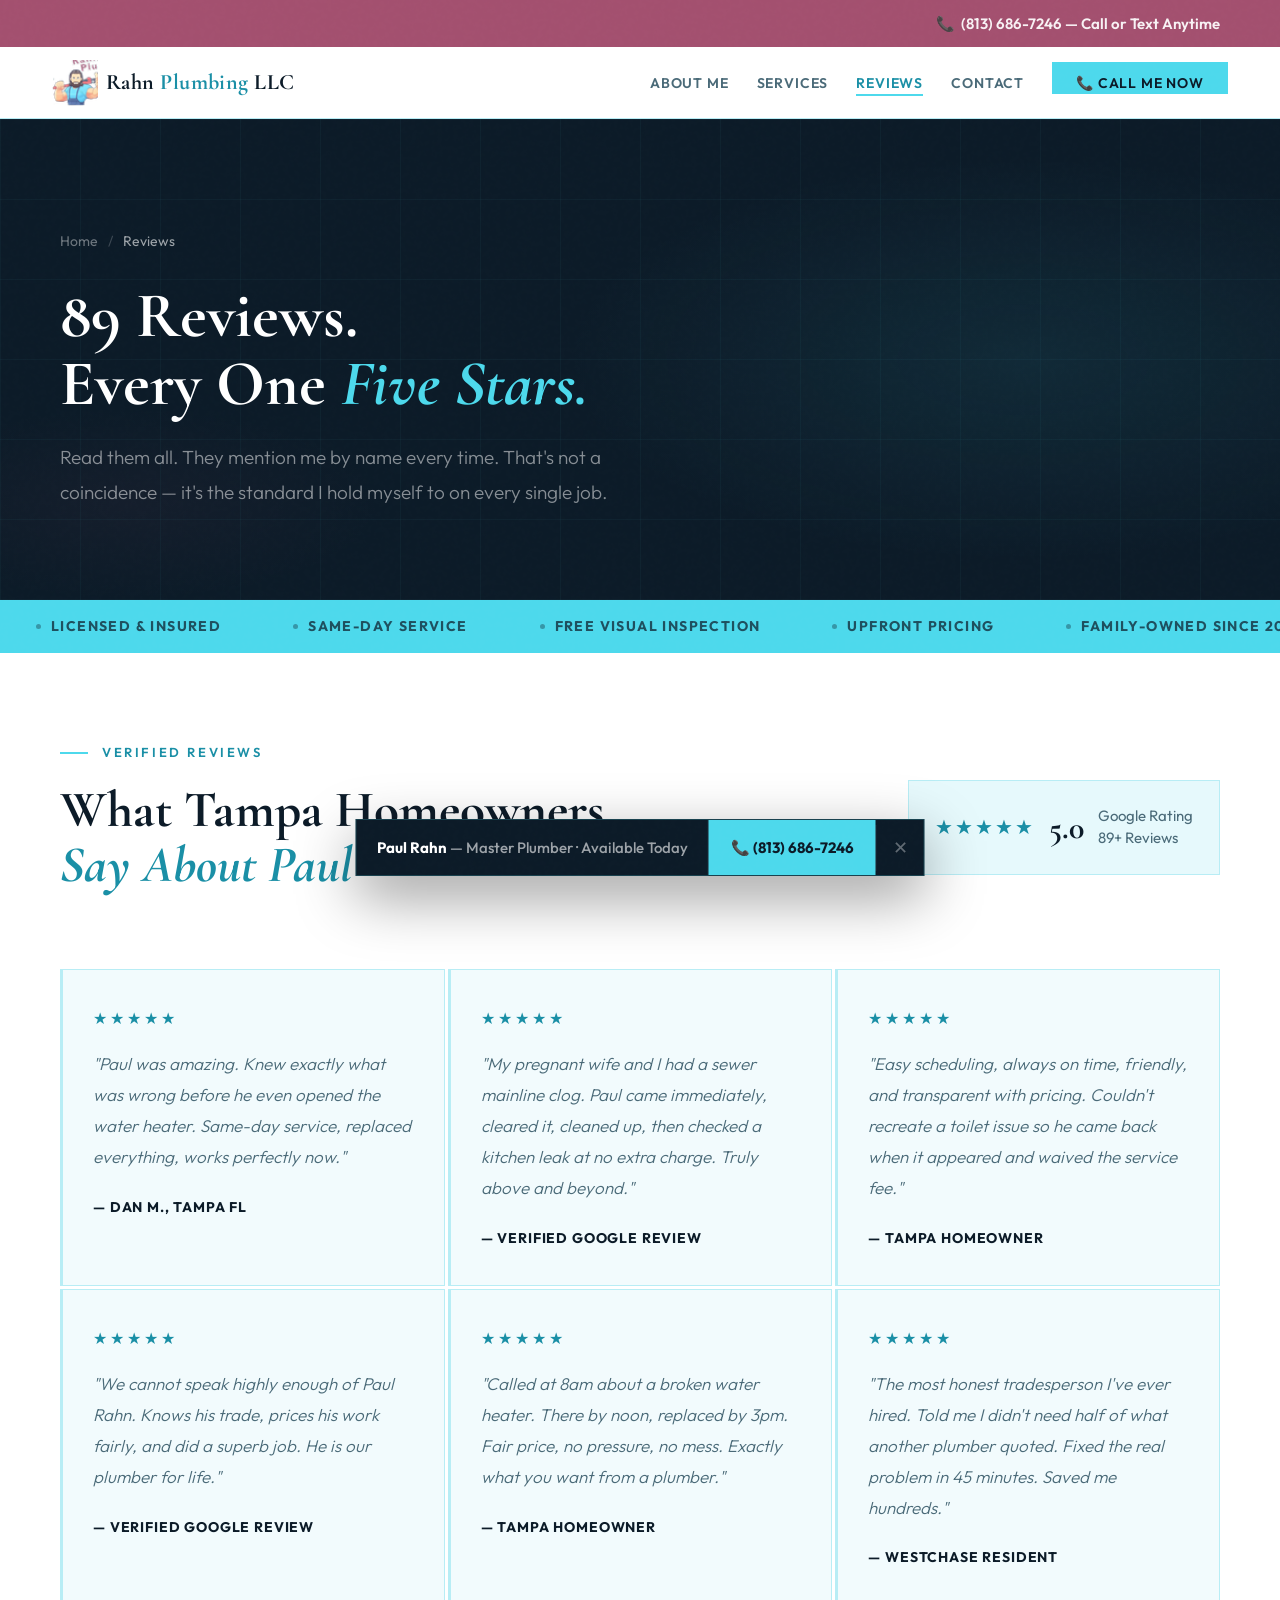
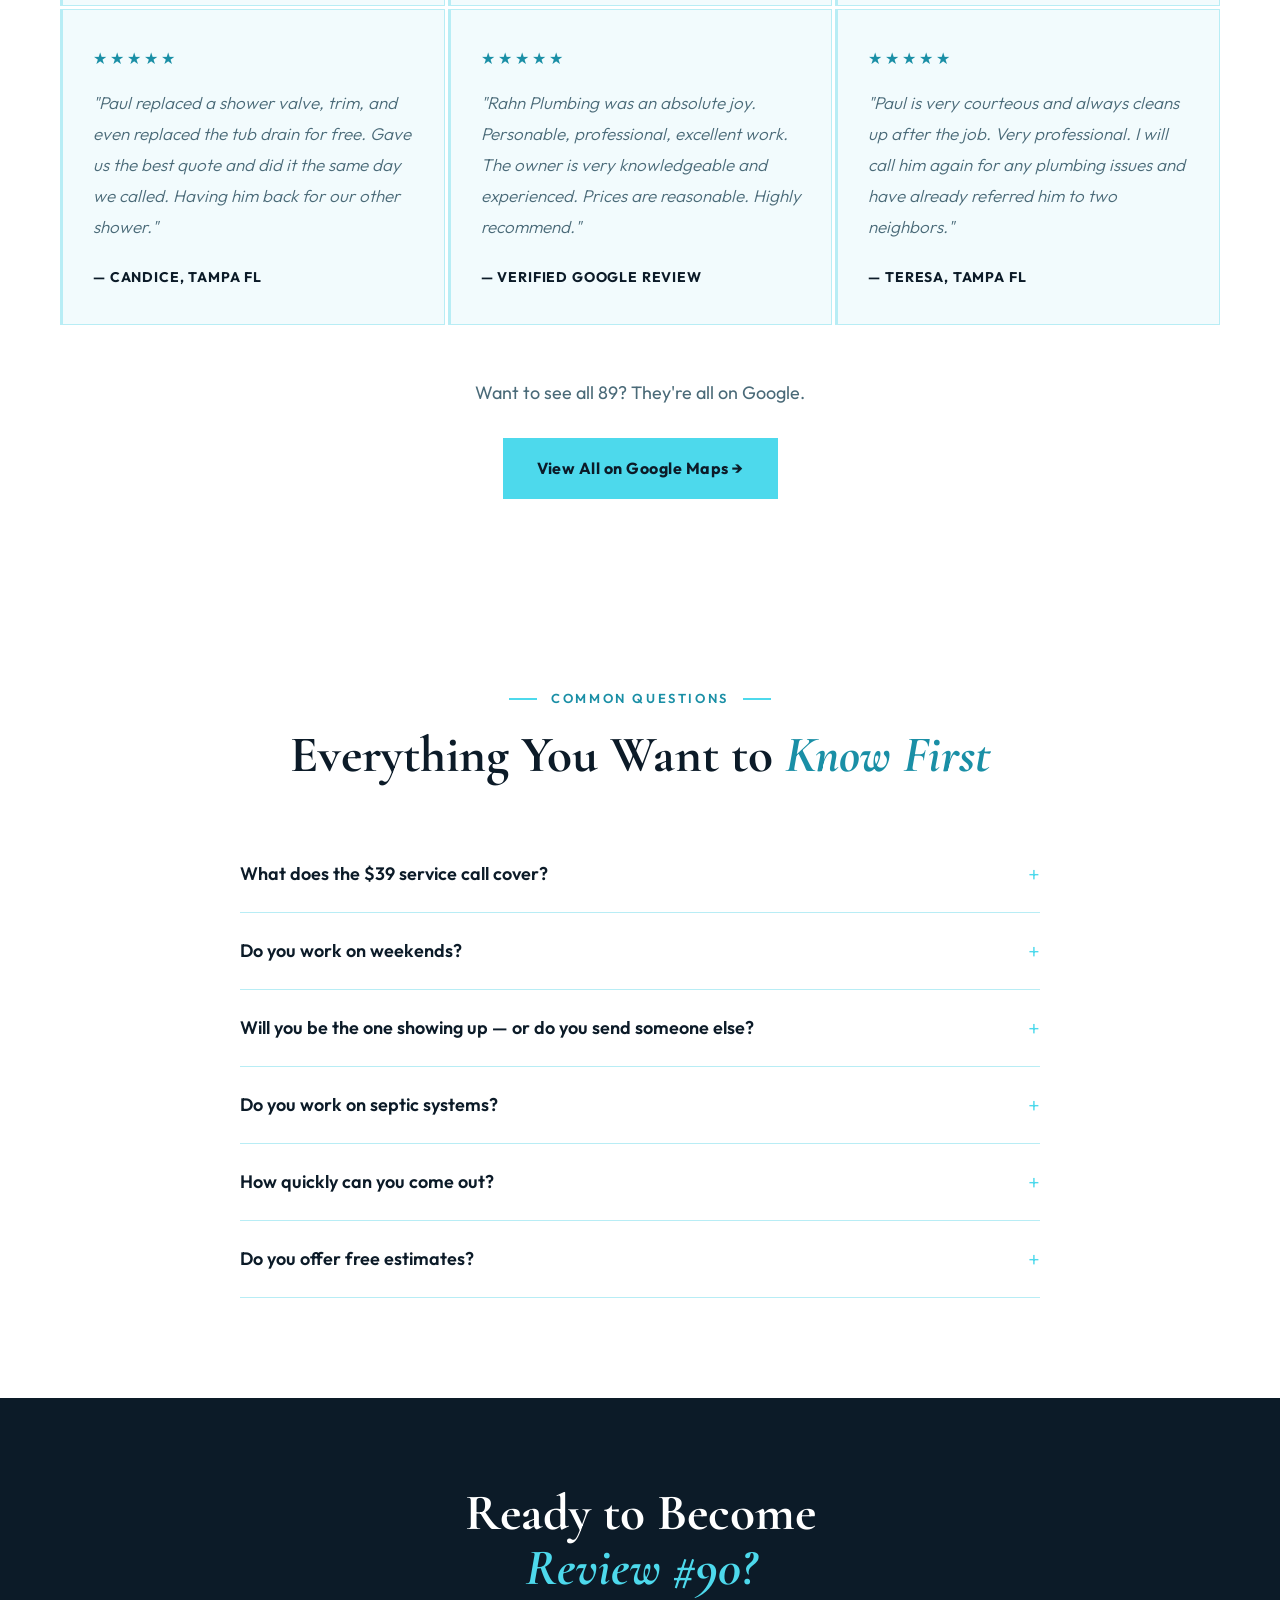
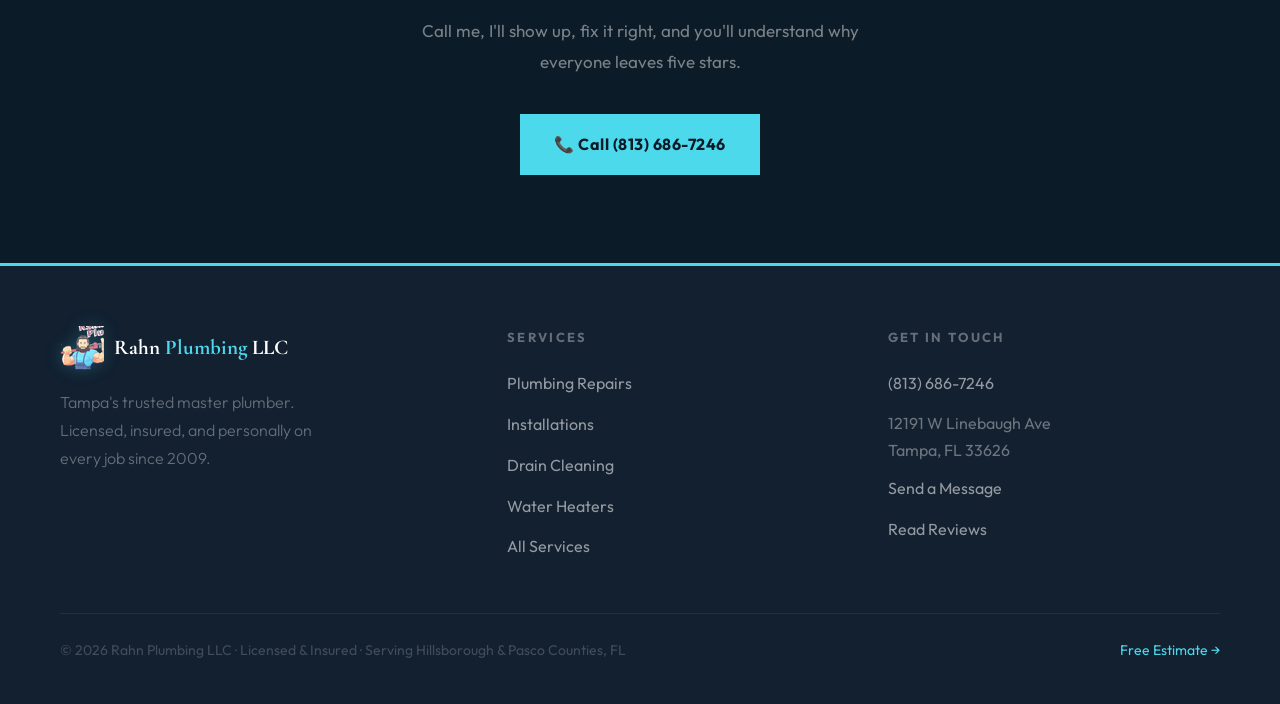
<file: reviews.html>
<!DOCTYPE html>
<html lang="en">
<head>
<meta charset="UTF-8">
<meta name="viewport" content="width=device-width, initial-scale=1.0">
<title>Customer Reviews — Rahn Plumbing Tampa | Rahn Plumbing LLC | Tampa, FL</title>
<meta name="description" content="Rahn Plumbing LLC — Licensed master plumber serving Tampa, Westchase, Land O' Lakes FL. 89 five-star reviews. Call (813) 686-7246 for same-day service.">

<link rel="preconnect" href="https://fonts.googleapis.com">
<link rel="preconnect" href="https://fonts.gstatic.com" crossorigin>
<link href="https://fonts.googleapis.com/css2?family=Cormorant+Garamond:ital,wght@0,400;0,600;0,700;1,400;1,700&family=Outfit:wght@300;400;500;600;700&display=swap" rel="stylesheet">

  <link rel="stylesheet" href="styles.css">
</head>
<body>

<div class="float-bar" id="floatBar">
  <div class="float-bar-text"><strong>Paul Rahn</strong> — Master Plumber · Available Today</div>
  <a href="tel:8136867246">📞 (813) 686-7246</a>
  <div class="float-bar-close" id="floatClose">✕</div>
</div>

<div class="top-bar"><a href="tel:8136867246">📞 &nbsp;(813) 686-7246 — Call or Text Anytime</a></div>
<nav id="nav">
  <a href="index.html" class="nav-brand">
    <img src="[data-uri]" class="nav-logo-img" alt="Rahn Plumbing">
    <span class="nav-brand-text">Rahn <em>Plumbing</em> LLC</span>
  </a>
  <ul class="nav-links"><li><a href="about.html">About Me</a></li><li><a href="services.html">Services</a></li><li><a href="reviews.html" class="active">Reviews</a></li><li><a href="contact.html">Contact</a></li>
    <li><a href="contact.html" class="nav-cta">📞 Call Me Now</a></li>
  </ul>
  <button class="hamburger" id="hamburger" aria-label="Menu">
    <span></span><span></span><span></span>
  </button>
</nav>
<div class="mobile-nav" id="mobileNav">
  <a href="about.html">About Me</a><a href="services.html">Services</a><a href="reviews.html">Reviews</a><a href="contact.html">Contact</a>
  <a href="tel:8136867246" class="mobile-cta">📞 (813) 686-7246</a>
</div>
<a href="tel:8136867246" class="sticky-call">📞 &nbsp;Tap to Call Paul — (813) 686-7246</a>

<div class="page-hero">
  <div class="page-hero-bg"></div><div class="page-hero-grid"></div>
  <div class="page-hero-content">
    <div class="page-hero-breadcrumb"><a href="index.html">Home</a><span>/</span><span style="color:rgba(255,255,255,.6)">Reviews</span></div>
    <h1>89 Reviews.<br>Every One <em>Five Stars.</em></h1>
    <p class="lead">Read them all. They mention me by name every time. That's not a coincidence — it's the standard I hold myself to on every single job.</p>
  </div>
</div>

<div class="marquee-wrap">
  <div class="marquee-track">
    <span class="mq"><span class="mq-dot"></span>Licensed &amp; Insured</span>
    <span class="mq"><span class="mq-dot"></span>Same-Day Service</span>
    <span class="mq"><span class="mq-dot"></span>Free Visual Inspection</span>
    <span class="mq"><span class="mq-dot"></span>Upfront Pricing</span>
    <span class="mq"><span class="mq-dot"></span>Family-Owned Since 2009</span>
    <span class="mq"><span class="mq-dot"></span>15+ Years Experience</span>
    <span class="mq"><span class="mq-dot"></span>5.0 Google Rating</span>
    <span class="mq"><span class="mq-dot"></span>89 Five-Star Reviews</span>
    <span class="mq"><span class="mq-dot"></span>Licensed &amp; Insured</span>
    <span class="mq"><span class="mq-dot"></span>Same-Day Service</span>
    <span class="mq"><span class="mq-dot"></span>Free Visual Inspection</span>
    <span class="mq"><span class="mq-dot"></span>Upfront Pricing</span>
    <span class="mq"><span class="mq-dot"></span>Family-Owned Since 2009</span>
    <span class="mq"><span class="mq-dot"></span>15+ Years Experience</span>
    <span class="mq"><span class="mq-dot"></span>5.0 Google Rating</span>
    <span class="mq"><span class="mq-dot"></span>89 Five-Star Reviews</span>
  </div>
</div>
<section style="padding:88px 60px;background:var(--white);">
  <div style="display:flex;align-items:center;justify-content:space-between;flex-wrap:wrap;gap:28px;margin-bottom:56px;" class="reveal">
    <div>
      <div class="eyebrow">Verified Reviews</div>
      <h2 class="section-title">What Tampa Homeowners<br><em>Say About Paul</em></h2>
    </div>
    <div style="display:inline-flex;align-items:center;gap:14px;background:var(--cyan-pale);border:1px solid var(--border);padding:18px 26px;">
      <div style="color:var(--cyan-deep);font-size:20px;letter-spacing:2px;">★★★★★</div>
      <div style="font-family:'Cormorant Garamond',serif;font-size:32px;font-weight:700;color:var(--dark);">5.0</div>
      <div style="font-size:15px;color:var(--muted);line-height:1.5;">Google Rating<br>89+ Reviews</div>
    </div>
  </div>
  <div style="display:grid;grid-template-columns:repeat(3,1fr);gap:3px;" id="reviewsGrid">
    
    <div style="background:var(--off);border:1px solid var(--border);border-left:3px solid var(--border);padding:34px 30px;transition:border-color .25s,background .25s;cursor:default;" class="reveal rev-card">
      <div style="color:var(--cyan-deep);letter-spacing:3px;font-size:16px;margin-bottom:16px;">★★★★★</div>
      <p style="font-size:17px;line-height:1.82;color:var(--muted);font-style:italic;font-weight:300;margin-bottom:22px;">"Paul was amazing. Knew exactly what was wrong before he even opened the water heater. Same-day service, replaced everything, works perfectly now."</p>
      <div style="font-size:14px;font-weight:700;color:var(--dark);letter-spacing:.06em;text-transform:uppercase;">— Dan M., Tampa FL</div>
    </div>
    <div style="background:var(--off);border:1px solid var(--border);border-left:3px solid var(--border);padding:34px 30px;transition:border-color .25s,background .25s;cursor:default;" class="reveal rev-card">
      <div style="color:var(--cyan-deep);letter-spacing:3px;font-size:16px;margin-bottom:16px;">★★★★★</div>
      <p style="font-size:17px;line-height:1.82;color:var(--muted);font-style:italic;font-weight:300;margin-bottom:22px;">"My pregnant wife and I had a sewer mainline clog. Paul came immediately, cleared it, cleaned up, then checked a kitchen leak at no extra charge. Truly above and beyond."</p>
      <div style="font-size:14px;font-weight:700;color:var(--dark);letter-spacing:.06em;text-transform:uppercase;">— Verified Google Review</div>
    </div>
    <div style="background:var(--off);border:1px solid var(--border);border-left:3px solid var(--border);padding:34px 30px;transition:border-color .25s,background .25s;cursor:default;" class="reveal rev-card">
      <div style="color:var(--cyan-deep);letter-spacing:3px;font-size:16px;margin-bottom:16px;">★★★★★</div>
      <p style="font-size:17px;line-height:1.82;color:var(--muted);font-style:italic;font-weight:300;margin-bottom:22px;">"Easy scheduling, always on time, friendly, and transparent with pricing. Couldn't recreate a toilet issue so he came back when it appeared and waived the service fee."</p>
      <div style="font-size:14px;font-weight:700;color:var(--dark);letter-spacing:.06em;text-transform:uppercase;">— Tampa Homeowner</div>
    </div>
    <div style="background:var(--off);border:1px solid var(--border);border-left:3px solid var(--border);padding:34px 30px;transition:border-color .25s,background .25s;cursor:default;" class="reveal rev-card">
      <div style="color:var(--cyan-deep);letter-spacing:3px;font-size:16px;margin-bottom:16px;">★★★★★</div>
      <p style="font-size:17px;line-height:1.82;color:var(--muted);font-style:italic;font-weight:300;margin-bottom:22px;">"We cannot speak highly enough of Paul Rahn. Knows his trade, prices his work fairly, and did a superb job. He is our plumber for life."</p>
      <div style="font-size:14px;font-weight:700;color:var(--dark);letter-spacing:.06em;text-transform:uppercase;">— Verified Google Review</div>
    </div>
    <div style="background:var(--off);border:1px solid var(--border);border-left:3px solid var(--border);padding:34px 30px;transition:border-color .25s,background .25s;cursor:default;" class="reveal rev-card">
      <div style="color:var(--cyan-deep);letter-spacing:3px;font-size:16px;margin-bottom:16px;">★★★★★</div>
      <p style="font-size:17px;line-height:1.82;color:var(--muted);font-style:italic;font-weight:300;margin-bottom:22px;">"Called at 8am about a broken water heater. There by noon, replaced by 3pm. Fair price, no pressure, no mess. Exactly what you want from a plumber."</p>
      <div style="font-size:14px;font-weight:700;color:var(--dark);letter-spacing:.06em;text-transform:uppercase;">— Tampa Homeowner</div>
    </div>
    <div style="background:var(--off);border:1px solid var(--border);border-left:3px solid var(--border);padding:34px 30px;transition:border-color .25s,background .25s;cursor:default;" class="reveal rev-card">
      <div style="color:var(--cyan-deep);letter-spacing:3px;font-size:16px;margin-bottom:16px;">★★★★★</div>
      <p style="font-size:17px;line-height:1.82;color:var(--muted);font-style:italic;font-weight:300;margin-bottom:22px;">"The most honest tradesperson I've ever hired. Told me I didn't need half of what another plumber quoted. Fixed the real problem in 45 minutes. Saved me hundreds."</p>
      <div style="font-size:14px;font-weight:700;color:var(--dark);letter-spacing:.06em;text-transform:uppercase;">— Westchase Resident</div>
    </div>
    <div style="background:var(--off);border:1px solid var(--border);border-left:3px solid var(--border);padding:34px 30px;transition:border-color .25s,background .25s;cursor:default;" class="reveal rev-card">
      <div style="color:var(--cyan-deep);letter-spacing:3px;font-size:16px;margin-bottom:16px;">★★★★★</div>
      <p style="font-size:17px;line-height:1.82;color:var(--muted);font-style:italic;font-weight:300;margin-bottom:22px;">"Paul replaced a shower valve, trim, and even replaced the tub drain for free. Gave us the best quote and did it the same day we called. Having him back for our other shower."</p>
      <div style="font-size:14px;font-weight:700;color:var(--dark);letter-spacing:.06em;text-transform:uppercase;">— Candice, Tampa FL</div>
    </div>
    <div style="background:var(--off);border:1px solid var(--border);border-left:3px solid var(--border);padding:34px 30px;transition:border-color .25s,background .25s;cursor:default;" class="reveal rev-card">
      <div style="color:var(--cyan-deep);letter-spacing:3px;font-size:16px;margin-bottom:16px;">★★★★★</div>
      <p style="font-size:17px;line-height:1.82;color:var(--muted);font-style:italic;font-weight:300;margin-bottom:22px;">"Rahn Plumbing was an absolute joy. Personable, professional, excellent work. The owner is very knowledgeable and experienced. Prices are reasonable. Highly recommend."</p>
      <div style="font-size:14px;font-weight:700;color:var(--dark);letter-spacing:.06em;text-transform:uppercase;">— Verified Google Review</div>
    </div>
    <div style="background:var(--off);border:1px solid var(--border);border-left:3px solid var(--border);padding:34px 30px;transition:border-color .25s,background .25s;cursor:default;" class="reveal rev-card">
      <div style="color:var(--cyan-deep);letter-spacing:3px;font-size:16px;margin-bottom:16px;">★★★★★</div>
      <p style="font-size:17px;line-height:1.82;color:var(--muted);font-style:italic;font-weight:300;margin-bottom:22px;">"Paul is very courteous and always cleans up after the job. Very professional. I will call him again for any plumbing issues and have already referred him to two neighbors."</p>
      <div style="font-size:14px;font-weight:700;color:var(--dark);letter-spacing:.06em;text-transform:uppercase;">— Teresa, Tampa FL</div>
    </div>
  </div>
  <div style="text-align:center;margin-top:52px;" class="reveal">
    <p style="font-size:18px;color:var(--muted);margin-bottom:28px;">Want to see all 89? They're all on Google.</p>
    <a href="https://g.co/kgs/rahnplumbing" target="_blank" rel="noopener" class="btn btn-cyan">View All on Google Maps →</a>
  </div>
</section>

<section class="faq-section">
  <div style="text-align:center;margin-bottom:52px;">
    <div class="eyebrow center reveal">Common Questions</div>
    <h2 class="section-title reveal" style="text-align:center;">Everything You Want to <em>Know First</em></h2>
  </div>
  <div class="faq-grid">
    <div class="faq-item reveal">
      <button class="faq-q" onclick="toggleFaq(this)">What does the $39 service call cover?<span class="faq-icon">+</span></button>
      <div class="faq-a"><p>The $39 fee covers me coming out, diagnosing the problem, and giving you a full upfront quote. If you approve the work, that fee is applied toward the job. You'll always know the total cost before I touch anything.</p></div>
    </div>
    <div class="faq-item reveal">
      <button class="faq-q" onclick="toggleFaq(this)">Do you work on weekends?<span class="faq-icon">+</span></button>
      <div class="faq-a"><p>Yes. Plumbing problems don't wait for Monday and neither do I. Call or text (813) 686-7246 and I'll let you know my availability. Emergency situations are always prioritized.</p></div>
    </div>
    <div class="faq-item reveal">
      <button class="faq-q" onclick="toggleFaq(this)">Will you be the one showing up — or do you send someone else?<span class="faq-icon">+</span></button>
      <div class="faq-a"><p>I show up personally on every job. No subcontractors, no apprentices working unsupervised. When you hire Rahn Plumbing you get Paul Rahn — that's the whole point.</p></div>
    </div>
    <div class="faq-item reveal">
      <button class="faq-q" onclick="toggleFaq(this)">Do you work on septic systems?<span class="faq-icon">+</span></button>
      <div class="faq-a"><p>No — septic systems require a different license and specialty equipment. I focus exclusively on residential plumbing inside and around the home. If you need a septic specialist I'm happy to point you in the right direction.</p></div>
    </div>
    <div class="faq-item reveal">
      <button class="faq-q" onclick="toggleFaq(this)">How quickly can you come out?<span class="faq-icon">+</span></button>
      <div class="faq-a"><p>Same-day for most jobs if you call in the morning. I always give you a realistic arrival window and I stick to it. I'll text you when I'm on my way.</p></div>
    </div>
    <div class="faq-item reveal">
      <button class="faq-q" onclick="toggleFaq(this)">Do you offer free estimates?<span class="faq-icon">+</span></button>
      <div class="faq-a"><p>The $39 service call covers the diagnosis and full written estimate. I don't give estimates over the phone without seeing the problem — anyone who does is guessing. Once I've seen it, you get an honest price before any work begins.</p></div>
    </div>
  </div>
</section>
<section style="background:var(--dark);padding:88px 60px;text-align:center;">
  <h2 class="section-title light reveal">Ready to Become<br><em>Review #90?</em></h2>
  <p class="reveal" style="max-width:480px;margin:12px auto 36px;color:rgba(255,255,255,.45);">Call me, I'll show up, fix it right, and you'll understand why everyone leaves five stars.</p>
  <a href="tel:8136867246" class="btn btn-cyan reveal">📞 Call (813) 686-7246</a>
</section>

<footer>
  <div class="footer-inner">
    <div>
      <div class="footer-brand">
        <img src="[data-uri]" class="footer-logo-img" alt="Rahn Plumbing">
        <span class="footer-brand-text">Rahn <em>Plumbing</em> LLC</span>
      </div>
      <p class="footer-tagline">Tampa's trusted master plumber. Licensed, insured, and personally on every job since 2009.</p>
    </div>
    <div class="footer-col">
      <h4>Services</h4>
      <a href="repairs.html">Plumbing Repairs</a>
      <a href="installations.html">Installations</a>
      <a href="drains.html">Drain Cleaning</a>
      <a href="water-heaters.html">Water Heaters</a>
      <a href="services.html">All Services</a>
    </div>
    <div class="footer-col">
      <h4>Get In Touch</h4>
      <a href="tel:8136867246">(813) 686-7246</a>
      <p>12191 W Linebaugh Ave<br>Tampa, FL 33626</p>
      <a href="contact.html">Send a Message</a>
      <a href="reviews.html">Read Reviews</a>
    </div>
  </div>
  <div class="footer-bottom">
    <p>© 2026 Rahn Plumbing LLC · Licensed &amp; Insured · Serving Hillsborough &amp; Pasco Counties, FL</p>
    <a href="contact.html">Free Estimate →</a>
  </div>
</footer>

<script>
// nav scroll
const nav=document.getElementById('nav');
if(nav) window.addEventListener('scroll',()=>nav.classList.toggle('scrolled',scrollY>50));

// hamburger
const ham=document.getElementById('hamburger'), mNav=document.getElementById('mobileNav');
if(ham&&mNav){
  ham.addEventListener('click',()=>{ ham.classList.toggle('open'); mNav.classList.toggle('open'); document.body.style.overflow=mNav.classList.contains('open')?'hidden':''; });
  mNav.querySelectorAll('a').forEach(a=>a.addEventListener('click',()=>{ ham.classList.remove('open'); mNav.classList.remove('open'); document.body.style.overflow=''; }));
}

// float bar (desktop only)
const fb=document.getElementById('floatBar');
let dismissed=false;
window.addEventListener('scroll',()=>{ if(!dismissed&&scrollY>window.innerHeight*.7&&window.innerWidth>1080) fb?.classList.add('visible'); });
document.getElementById('floatClose')?.addEventListener('click',()=>{ dismissed=true; fb?.classList.remove('visible'); });

// scroll reveal
const revIO=new IntersectionObserver(entries=>{
  entries.forEach(e=>{
    if(!e.isIntersecting) return;
    const sibs=[...e.target.parentElement.querySelectorAll('.reveal')];
    const i=sibs.indexOf(e.target);
    setTimeout(()=>e.target.classList.add('visible'),i*90);
    revIO.unobserve(e.target);
  });
},{threshold:.1});
document.querySelectorAll('.reveal').forEach(el=>revIO.observe(el));

// counters
function animCounter(el){
  const target=+el.dataset.target,dur=1800,s=performance.now();
  const tick=n=>{ const t=Math.min((n-s)/dur,1),ease=1-Math.pow(1-t,3); el.textContent=Math.floor(ease*target); if(t<1)requestAnimationFrame(tick); else el.textContent=target; };
  requestAnimationFrame(tick);
}
const cIO=new IntersectionObserver(entries=>{ entries.forEach(e=>{ if(e.isIntersecting){ e.target.querySelectorAll('.counter').forEach(animCounter); cIO.unobserve(e.target); } }); },{threshold:.3});
document.querySelectorAll('.stats-row').forEach(el=>cIO.observe(el));

// FAQ
function toggleFaq(btn){
  const item=btn.parentElement;
  const wasOpen=item.classList.contains('open');
  document.querySelectorAll('.faq-item.open').forEach(i=>i.classList.remove('open'));
  if(!wasOpen) item.classList.add('open');
}

// form success
const form=document.querySelector('form[data-netlify]');
if(form){ form.addEventListener('submit',e=>{
  e.preventDefault();
  const success=document.querySelector('.form-success');
  form.style.display='none';
  if(success) success.style.display='block';
}); }

// magnetic + ripple
document.querySelectorAll('.btn-cyan').forEach(btn=>{
  btn.addEventListener('mousemove',e=>{ const r=btn.getBoundingClientRect(); btn.style.transform=`translate(${(e.clientX-r.left-r.width/2)*.1}px,${(e.clientY-r.top-r.height/2)*.15}px) translateY(-2px)`; });
  btn.addEventListener('mouseleave',()=>btn.style.transform='');
  btn.addEventListener('click',e=>{
    const r=btn.getBoundingClientRect(),size=Math.max(r.width,r.height)*2;
    const rip=document.createElement('span');
    rip.style.cssText=`position:absolute;width:${size}px;height:${size}px;border-radius:50%;background:rgba(255,255,255,.25);left:${e.clientX-r.left-size/2}px;top:${e.clientY-r.top-size/2}px;transform:scale(0);pointer-events:none;animation:ripAnim .6s ease-out forwards;`;
    btn.appendChild(rip); setTimeout(()=>rip.remove(),600);
  });
});
const ripSt=document.createElement('style');
ripSt.textContent='@keyframes ripAnim{to{transform:scale(1);opacity:0;}}@keyframes thumbPulse{0%{transform:scale(1)}40%{transform:scale(1.07) translateY(-5px)}100%{transform:scale(1)}}@keyframes mascotWiggle{0%{transform:rotate(0) scale(1)}20%{transform:rotate(-4deg) scale(1.04)}40%{transform:rotate(4deg) scale(1.04)}60%{transform:rotate(-2deg) scale(1.02)}80%{transform:rotate(2deg) scale(1.02)}100%{transform:rotate(0) scale(1)}}';
document.head.appendChild(ripSt);
</script>

</body>
</html>
</file>
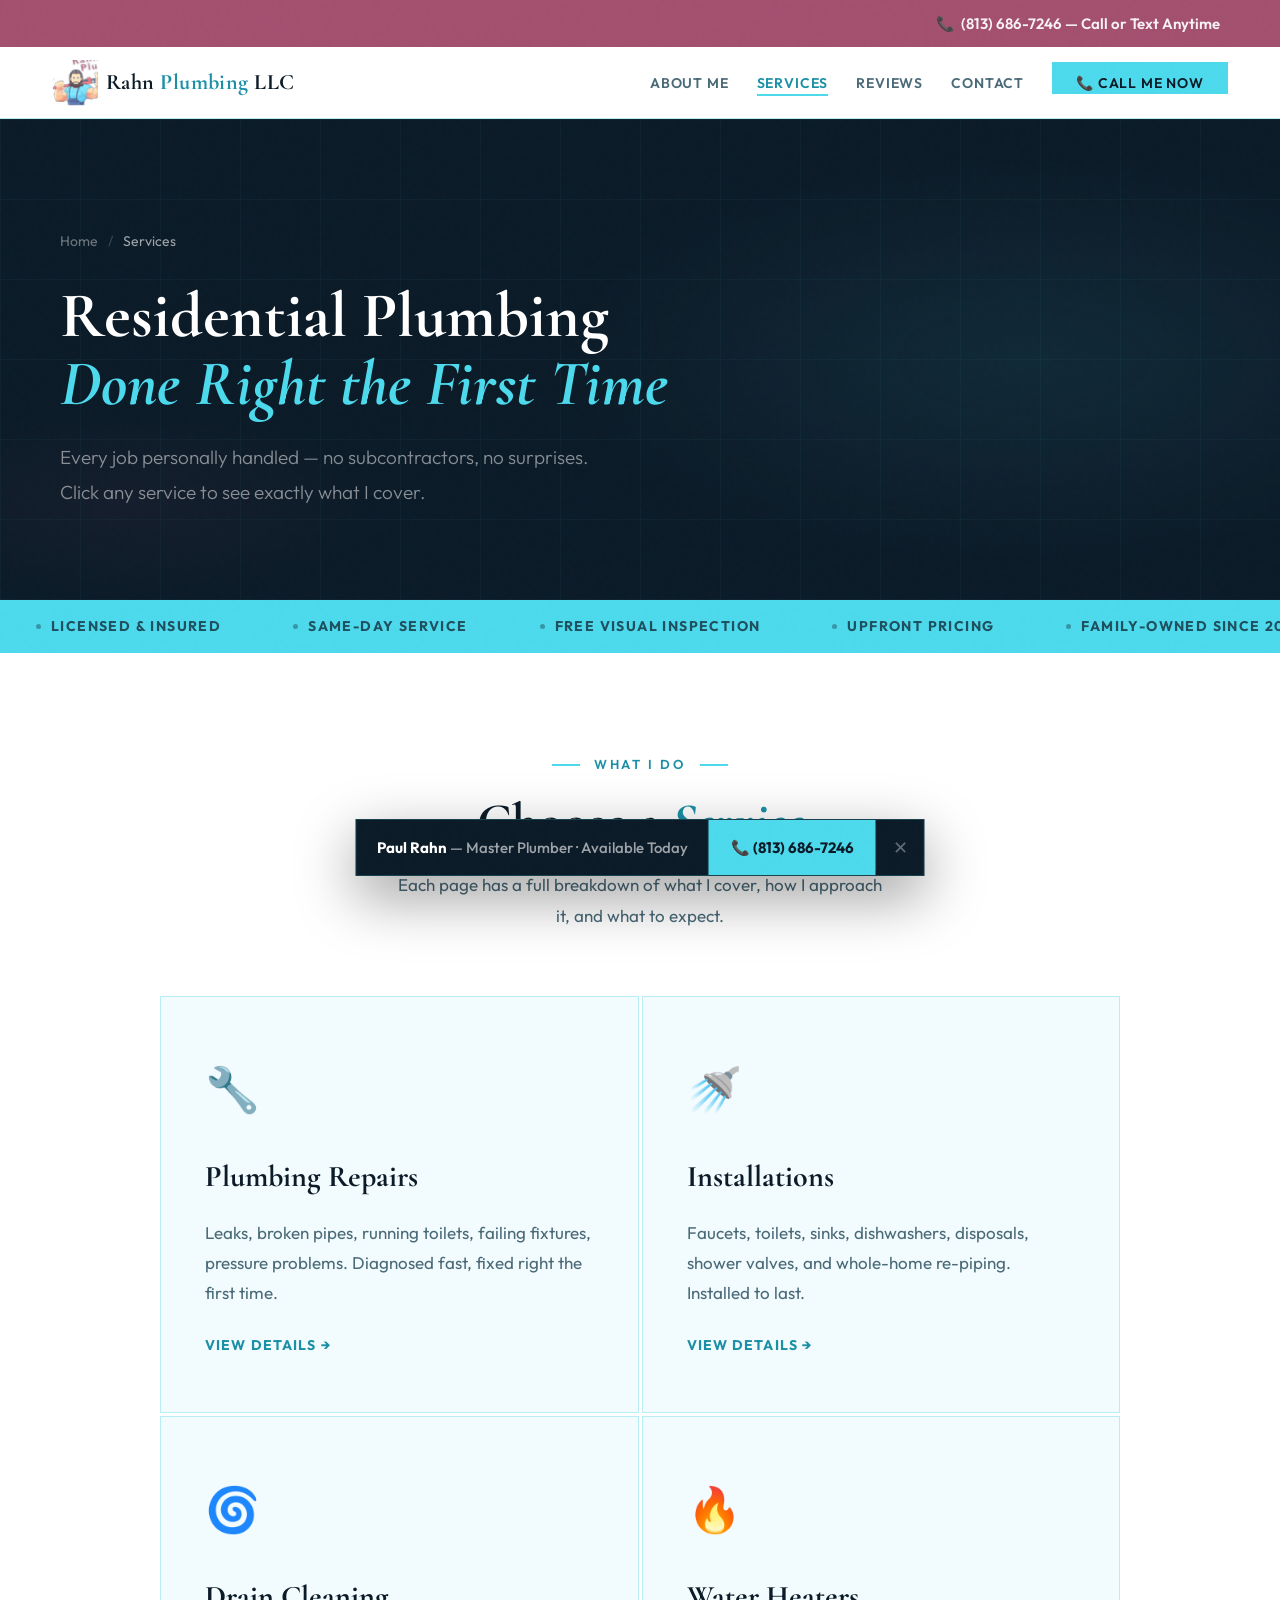
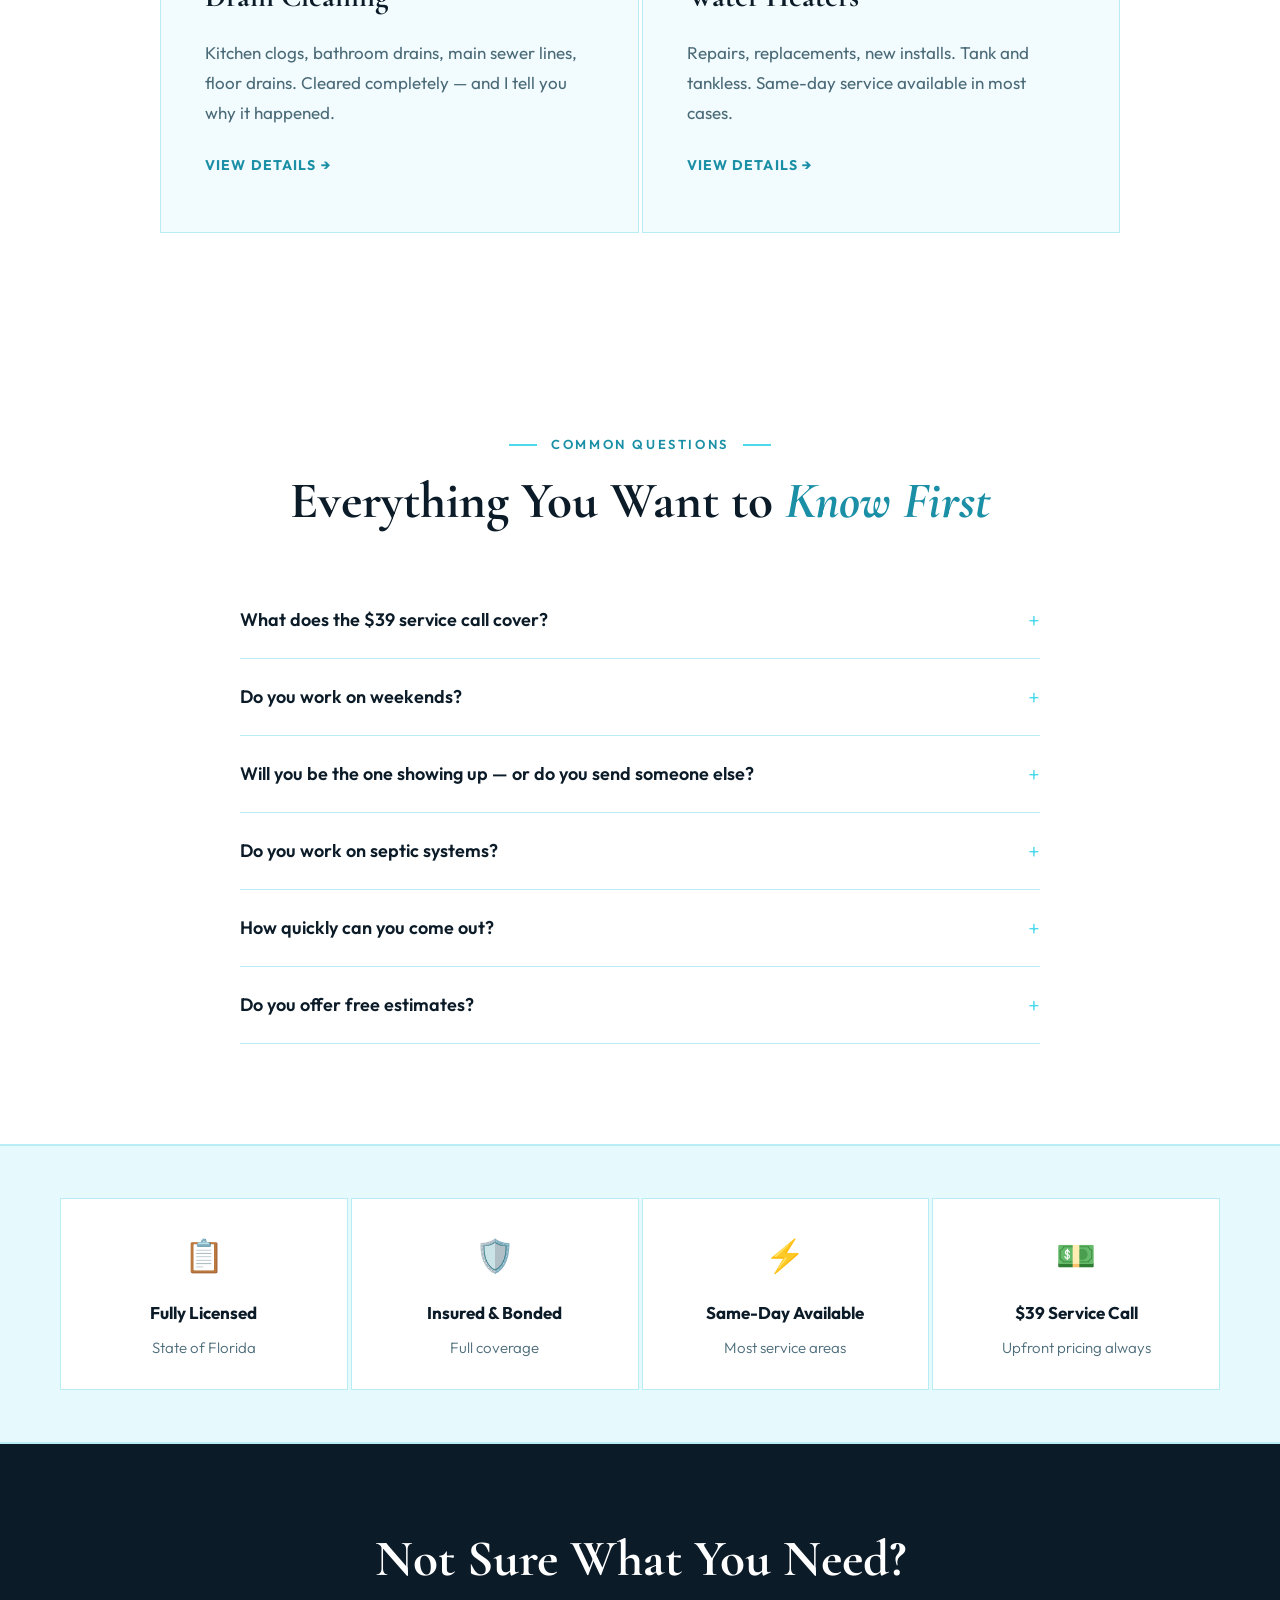
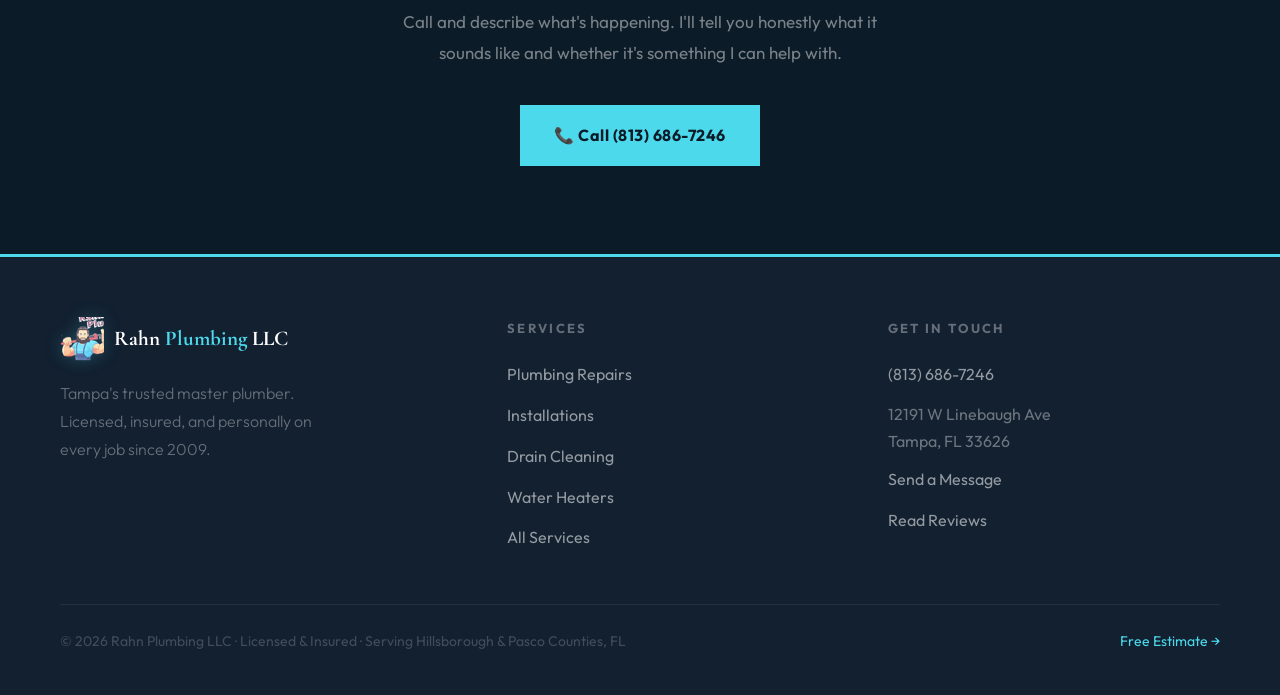
<file: services.html>
<!DOCTYPE html>
<html lang="en">
<head>
<meta charset="UTF-8">
<meta name="viewport" content="width=device-width, initial-scale=1.0">
<title>Plumbing Services Tampa FL | Rahn Plumbing LLC | Tampa, FL</title>
<meta name="description" content="Rahn Plumbing LLC — Licensed master plumber serving Tampa, Westchase, Land O' Lakes FL. 89 five-star reviews. Call (813) 686-7246 for same-day service.">

<link rel="preconnect" href="https://fonts.googleapis.com">
<link rel="preconnect" href="https://fonts.gstatic.com" crossorigin>
<link href="https://fonts.googleapis.com/css2?family=Cormorant+Garamond:ital,wght@0,400;0,600;0,700;1,400;1,700&family=Outfit:wght@300;400;500;600;700&display=swap" rel="stylesheet">

  <link rel="stylesheet" href="styles.css">
</head>
<body>

<div class="float-bar" id="floatBar">
  <div class="float-bar-text"><strong>Paul Rahn</strong> — Master Plumber · Available Today</div>
  <a href="tel:8136867246">📞 (813) 686-7246</a>
  <div class="float-bar-close" id="floatClose">✕</div>
</div>

<div class="top-bar"><a href="tel:8136867246">📞 &nbsp;(813) 686-7246 — Call or Text Anytime</a></div>
<nav id="nav">
  <a href="index.html" class="nav-brand">
    <img src="[data-uri]" class="nav-logo-img" alt="Rahn Plumbing">
    <span class="nav-brand-text">Rahn <em>Plumbing</em> LLC</span>
  </a>
  <ul class="nav-links"><li><a href="about.html">About Me</a></li><li><a href="services.html" class="active">Services</a></li><li><a href="reviews.html">Reviews</a></li><li><a href="contact.html">Contact</a></li>
    <li><a href="contact.html" class="nav-cta">📞 Call Me Now</a></li>
  </ul>
  <button class="hamburger" id="hamburger" aria-label="Menu">
    <span></span><span></span><span></span>
  </button>
</nav>
<div class="mobile-nav" id="mobileNav">
  <a href="about.html">About Me</a><a href="services.html">Services</a><a href="reviews.html">Reviews</a><a href="contact.html">Contact</a>
  <a href="tel:8136867246" class="mobile-cta">📞 (813) 686-7246</a>
</div>
<a href="tel:8136867246" class="sticky-call">📞 &nbsp;Tap to Call Paul — (813) 686-7246</a>

<div class="page-hero">
  <div class="page-hero-bg"></div><div class="page-hero-grid"></div>
  <div class="page-hero-content">
    <div class="page-hero-breadcrumb"><a href="index.html">Home</a><span>/</span><span style="color:rgba(255,255,255,.6)">Services</span></div>
    <h1>Residential Plumbing<br><em>Done Right the First Time</em></h1>
    <p class="lead">Every job personally handled — no subcontractors, no surprises. Click any service to see exactly what I cover.</p>
  </div>
</div>

<div class="marquee-wrap">
  <div class="marquee-track">
    <span class="mq"><span class="mq-dot"></span>Licensed &amp; Insured</span>
    <span class="mq"><span class="mq-dot"></span>Same-Day Service</span>
    <span class="mq"><span class="mq-dot"></span>Free Visual Inspection</span>
    <span class="mq"><span class="mq-dot"></span>Upfront Pricing</span>
    <span class="mq"><span class="mq-dot"></span>Family-Owned Since 2009</span>
    <span class="mq"><span class="mq-dot"></span>15+ Years Experience</span>
    <span class="mq"><span class="mq-dot"></span>5.0 Google Rating</span>
    <span class="mq"><span class="mq-dot"></span>89 Five-Star Reviews</span>
    <span class="mq"><span class="mq-dot"></span>Licensed &amp; Insured</span>
    <span class="mq"><span class="mq-dot"></span>Same-Day Service</span>
    <span class="mq"><span class="mq-dot"></span>Free Visual Inspection</span>
    <span class="mq"><span class="mq-dot"></span>Upfront Pricing</span>
    <span class="mq"><span class="mq-dot"></span>Family-Owned Since 2009</span>
    <span class="mq"><span class="mq-dot"></span>15+ Years Experience</span>
    <span class="mq"><span class="mq-dot"></span>5.0 Google Rating</span>
    <span class="mq"><span class="mq-dot"></span>89 Five-Star Reviews</span>
  </div>
</div>
<section style="padding:100px 60px;background:var(--white);">
  <div style="text-align:center;margin-bottom:64px;">
    <div class="eyebrow center reveal">What I Do</div>
    <h2 class="section-title reveal" style="text-align:center;">Choose a <em>Service</em></h2>
    <p class="reveal" style="max-width:500px;margin:12px auto 0;text-align:center;">Each page has a full breakdown of what I cover, how I approach it, and what to expect.</p>
  </div>
  <div style="display:grid;grid-template-columns:repeat(2,1fr);gap:3px;max-width:960px;margin:0 auto;">
    <a href="repairs.html" style="text-decoration:none;display:block;background:var(--off);border:1px solid var(--border);padding:52px 44px;transition:all .25s;position:relative;overflow:hidden;" class="reveal svc-ov">
      <div style="font-size:44px;margin-bottom:22px;">🔧</div>
      <h3 style="font-family:'Cormorant Garamond',serif;font-size:30px;font-weight:700;color:var(--dark);margin-bottom:14px;">Plumbing Repairs</h3>
      <p style="font-size:17px;color:var(--muted);line-height:1.75;margin-bottom:22px;">Leaks, broken pipes, running toilets, failing fixtures, pressure problems. Diagnosed fast, fixed right the first time.</p>
      <span style="font-size:14px;font-weight:700;color:var(--cyan-deep);letter-spacing:.08em;text-transform:uppercase;">View Details →</span>
    </a>
    <a href="installations.html" style="text-decoration:none;display:block;background:var(--off);border:1px solid var(--border);padding:52px 44px;transition:all .25s;" class="reveal svc-ov">
      <div style="font-size:44px;margin-bottom:22px;">🚿</div>
      <h3 style="font-family:'Cormorant Garamond',serif;font-size:30px;font-weight:700;color:var(--dark);margin-bottom:14px;">Installations</h3>
      <p style="font-size:17px;color:var(--muted);line-height:1.75;margin-bottom:22px;">Faucets, toilets, sinks, dishwashers, disposals, shower valves, and whole-home re-piping. Installed to last.</p>
      <span style="font-size:14px;font-weight:700;color:var(--cyan-deep);letter-spacing:.08em;text-transform:uppercase;">View Details →</span>
    </a>
    <a href="drains.html" style="text-decoration:none;display:block;background:var(--off);border:1px solid var(--border);padding:52px 44px;transition:all .25s;" class="reveal svc-ov">
      <div style="font-size:44px;margin-bottom:22px;">🌀</div>
      <h3 style="font-family:'Cormorant Garamond',serif;font-size:30px;font-weight:700;color:var(--dark);margin-bottom:14px;">Drain Cleaning</h3>
      <p style="font-size:17px;color:var(--muted);line-height:1.75;margin-bottom:22px;">Kitchen clogs, bathroom drains, main sewer lines, floor drains. Cleared completely — and I tell you why it happened.</p>
      <span style="font-size:14px;font-weight:700;color:var(--cyan-deep);letter-spacing:.08em;text-transform:uppercase;">View Details →</span>
    </a>
    <a href="water-heaters.html" style="text-decoration:none;display:block;background:var(--off);border:1px solid var(--border);padding:52px 44px;transition:all .25s;" class="reveal svc-ov">
      <div style="font-size:44px;margin-bottom:22px;">🔥</div>
      <h3 style="font-family:'Cormorant Garamond',serif;font-size:30px;font-weight:700;color:var(--dark);margin-bottom:14px;">Water Heaters</h3>
      <p style="font-size:17px;color:var(--muted);line-height:1.75;margin-bottom:22px;">Repairs, replacements, new installs. Tank and tankless. Same-day service available in most cases.</p>
      <span style="font-size:14px;font-weight:700;color:var(--cyan-deep);letter-spacing:.08em;text-transform:uppercase;">View Details →</span>
    </a>
  </div>
</section>

<section class="faq-section">
  <div style="text-align:center;margin-bottom:52px;">
    <div class="eyebrow center reveal">Common Questions</div>
    <h2 class="section-title reveal" style="text-align:center;">Everything You Want to <em>Know First</em></h2>
  </div>
  <div class="faq-grid">
    <div class="faq-item reveal">
      <button class="faq-q" onclick="toggleFaq(this)">What does the $39 service call cover?<span class="faq-icon">+</span></button>
      <div class="faq-a"><p>The $39 fee covers me coming out, diagnosing the problem, and giving you a full upfront quote. If you approve the work, that fee is applied toward the job. You'll always know the total cost before I touch anything.</p></div>
    </div>
    <div class="faq-item reveal">
      <button class="faq-q" onclick="toggleFaq(this)">Do you work on weekends?<span class="faq-icon">+</span></button>
      <div class="faq-a"><p>Yes. Plumbing problems don't wait for Monday and neither do I. Call or text (813) 686-7246 and I'll let you know my availability. Emergency situations are always prioritized.</p></div>
    </div>
    <div class="faq-item reveal">
      <button class="faq-q" onclick="toggleFaq(this)">Will you be the one showing up — or do you send someone else?<span class="faq-icon">+</span></button>
      <div class="faq-a"><p>I show up personally on every job. No subcontractors, no apprentices working unsupervised. When you hire Rahn Plumbing you get Paul Rahn — that's the whole point.</p></div>
    </div>
    <div class="faq-item reveal">
      <button class="faq-q" onclick="toggleFaq(this)">Do you work on septic systems?<span class="faq-icon">+</span></button>
      <div class="faq-a"><p>No — septic systems require a different license and specialty equipment. I focus exclusively on residential plumbing inside and around the home. If you need a septic specialist I'm happy to point you in the right direction.</p></div>
    </div>
    <div class="faq-item reveal">
      <button class="faq-q" onclick="toggleFaq(this)">How quickly can you come out?<span class="faq-icon">+</span></button>
      <div class="faq-a"><p>Same-day for most jobs if you call in the morning. I always give you a realistic arrival window and I stick to it. I'll text you when I'm on my way.</p></div>
    </div>
    <div class="faq-item reveal">
      <button class="faq-q" onclick="toggleFaq(this)">Do you offer free estimates?<span class="faq-icon">+</span></button>
      <div class="faq-a"><p>The $39 service call covers the diagnosis and full written estimate. I don't give estimates over the phone without seeing the problem — anyone who does is guessing. Once I've seen it, you get an honest price before any work begins.</p></div>
    </div>
  </div>
</section>
<div class="creds-row">
  <div class="cred reveal"><div class="cred-ico">📋</div><div class="cred-name">Fully Licensed</div><div class="cred-sub">State of Florida</div></div>
  <div class="cred reveal"><div class="cred-ico">🛡️</div><div class="cred-name">Insured &amp; Bonded</div><div class="cred-sub">Full coverage</div></div>
  <div class="cred reveal"><div class="cred-ico">⚡</div><div class="cred-name">Same-Day Available</div><div class="cred-sub">Most service areas</div></div>
  <div class="cred reveal"><div class="cred-ico">💵</div><div class="cred-name">$39 Service Call</div><div class="cred-sub">Upfront pricing always</div></div>
</div>
<section style="background:var(--dark);padding:88px 60px;text-align:center;">
  <h2 class="section-title light reveal">Not Sure What You Need?</h2>
  <p class="reveal" style="max-width:480px;margin:12px auto 36px;color:rgba(255,255,255,.45);">Call and describe what's happening. I'll tell you honestly what it sounds like and whether it's something I can help with.</p>
  <a href="tel:8136867246" class="btn btn-cyan reveal">📞 Call (813) 686-7246</a>
</section>

<footer>
  <div class="footer-inner">
    <div>
      <div class="footer-brand">
        <img src="[data-uri]" class="footer-logo-img" alt="Rahn Plumbing">
        <span class="footer-brand-text">Rahn <em>Plumbing</em> LLC</span>
      </div>
      <p class="footer-tagline">Tampa's trusted master plumber. Licensed, insured, and personally on every job since 2009.</p>
    </div>
    <div class="footer-col">
      <h4>Services</h4>
      <a href="repairs.html">Plumbing Repairs</a>
      <a href="installations.html">Installations</a>
      <a href="drains.html">Drain Cleaning</a>
      <a href="water-heaters.html">Water Heaters</a>
      <a href="services.html">All Services</a>
    </div>
    <div class="footer-col">
      <h4>Get In Touch</h4>
      <a href="tel:8136867246">(813) 686-7246</a>
      <p>12191 W Linebaugh Ave<br>Tampa, FL 33626</p>
      <a href="contact.html">Send a Message</a>
      <a href="reviews.html">Read Reviews</a>
    </div>
  </div>
  <div class="footer-bottom">
    <p>© 2026 Rahn Plumbing LLC · Licensed &amp; Insured · Serving Hillsborough &amp; Pasco Counties, FL</p>
    <a href="contact.html">Free Estimate →</a>
  </div>
</footer>

<script>
// nav scroll
const nav=document.getElementById('nav');
if(nav) window.addEventListener('scroll',()=>nav.classList.toggle('scrolled',scrollY>50));

// hamburger
const ham=document.getElementById('hamburger'), mNav=document.getElementById('mobileNav');
if(ham&&mNav){
  ham.addEventListener('click',()=>{ ham.classList.toggle('open'); mNav.classList.toggle('open'); document.body.style.overflow=mNav.classList.contains('open')?'hidden':''; });
  mNav.querySelectorAll('a').forEach(a=>a.addEventListener('click',()=>{ ham.classList.remove('open'); mNav.classList.remove('open'); document.body.style.overflow=''; }));
}

// float bar (desktop only)
const fb=document.getElementById('floatBar');
let dismissed=false;
window.addEventListener('scroll',()=>{ if(!dismissed&&scrollY>window.innerHeight*.7&&window.innerWidth>1080) fb?.classList.add('visible'); });
document.getElementById('floatClose')?.addEventListener('click',()=>{ dismissed=true; fb?.classList.remove('visible'); });

// scroll reveal
const revIO=new IntersectionObserver(entries=>{
  entries.forEach(e=>{
    if(!e.isIntersecting) return;
    const sibs=[...e.target.parentElement.querySelectorAll('.reveal')];
    const i=sibs.indexOf(e.target);
    setTimeout(()=>e.target.classList.add('visible'),i*90);
    revIO.unobserve(e.target);
  });
},{threshold:.1});
document.querySelectorAll('.reveal').forEach(el=>revIO.observe(el));

// counters
function animCounter(el){
  const target=+el.dataset.target,dur=1800,s=performance.now();
  const tick=n=>{ const t=Math.min((n-s)/dur,1),ease=1-Math.pow(1-t,3); el.textContent=Math.floor(ease*target); if(t<1)requestAnimationFrame(tick); else el.textContent=target; };
  requestAnimationFrame(tick);
}
const cIO=new IntersectionObserver(entries=>{ entries.forEach(e=>{ if(e.isIntersecting){ e.target.querySelectorAll('.counter').forEach(animCounter); cIO.unobserve(e.target); } }); },{threshold:.3});
document.querySelectorAll('.stats-row').forEach(el=>cIO.observe(el));

// FAQ
function toggleFaq(btn){
  const item=btn.parentElement;
  const wasOpen=item.classList.contains('open');
  document.querySelectorAll('.faq-item.open').forEach(i=>i.classList.remove('open'));
  if(!wasOpen) item.classList.add('open');
}

// form success
const form=document.querySelector('form[data-netlify]');
if(form){ form.addEventListener('submit',e=>{
  e.preventDefault();
  const success=document.querySelector('.form-success');
  form.style.display='none';
  if(success) success.style.display='block';
}); }

// magnetic + ripple
document.querySelectorAll('.btn-cyan').forEach(btn=>{
  btn.addEventListener('mousemove',e=>{ const r=btn.getBoundingClientRect(); btn.style.transform=`translate(${(e.clientX-r.left-r.width/2)*.1}px,${(e.clientY-r.top-r.height/2)*.15}px) translateY(-2px)`; });
  btn.addEventListener('mouseleave',()=>btn.style.transform='');
  btn.addEventListener('click',e=>{
    const r=btn.getBoundingClientRect(),size=Math.max(r.width,r.height)*2;
    const rip=document.createElement('span');
    rip.style.cssText=`position:absolute;width:${size}px;height:${size}px;border-radius:50%;background:rgba(255,255,255,.25);left:${e.clientX-r.left-size/2}px;top:${e.clientY-r.top-size/2}px;transform:scale(0);pointer-events:none;animation:ripAnim .6s ease-out forwards;`;
    btn.appendChild(rip); setTimeout(()=>rip.remove(),600);
  });
});
const ripSt=document.createElement('style');
ripSt.textContent='@keyframes ripAnim{to{transform:scale(1);opacity:0;}}@keyframes thumbPulse{0%{transform:scale(1)}40%{transform:scale(1.07) translateY(-5px)}100%{transform:scale(1)}}@keyframes mascotWiggle{0%{transform:rotate(0) scale(1)}20%{transform:rotate(-4deg) scale(1.04)}40%{transform:rotate(4deg) scale(1.04)}60%{transform:rotate(-2deg) scale(1.02)}80%{transform:rotate(2deg) scale(1.02)}100%{transform:rotate(0) scale(1)}}';
document.head.appendChild(ripSt);
</script>

</body>
</html>
</file>
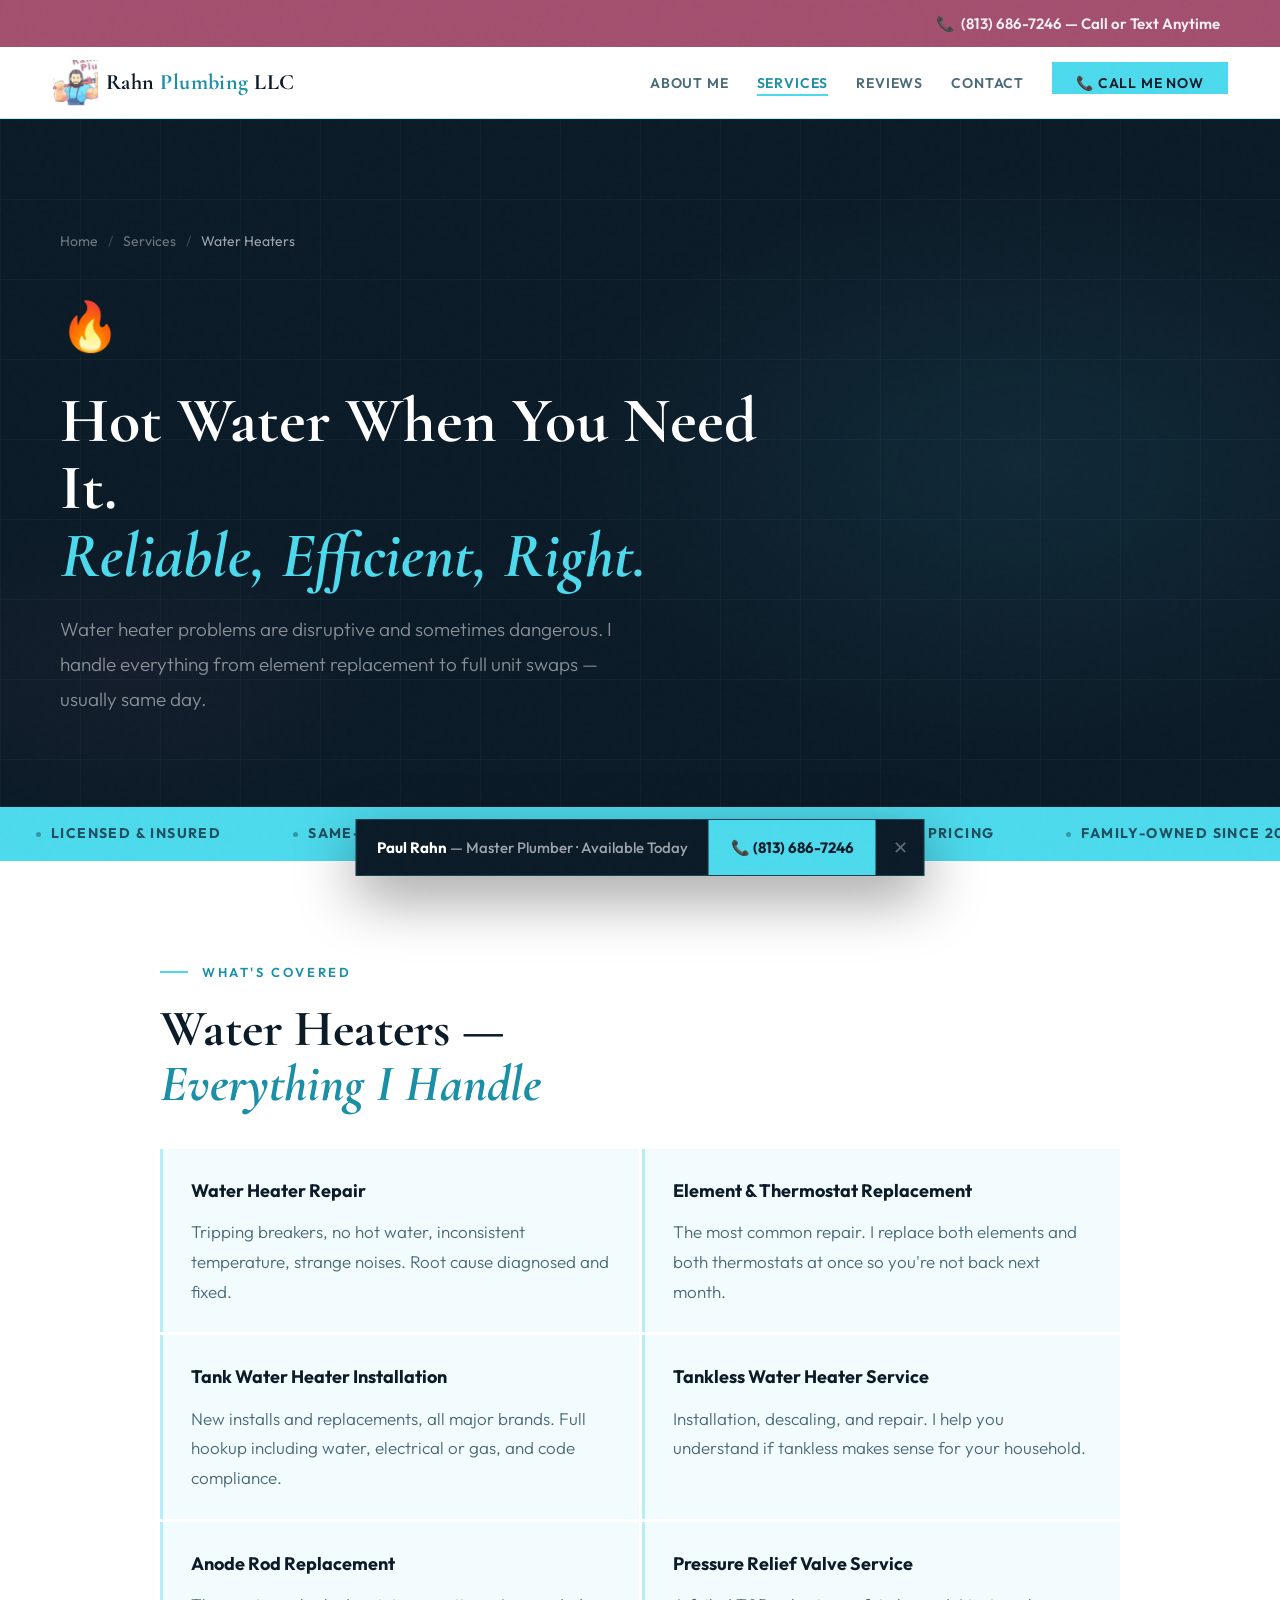
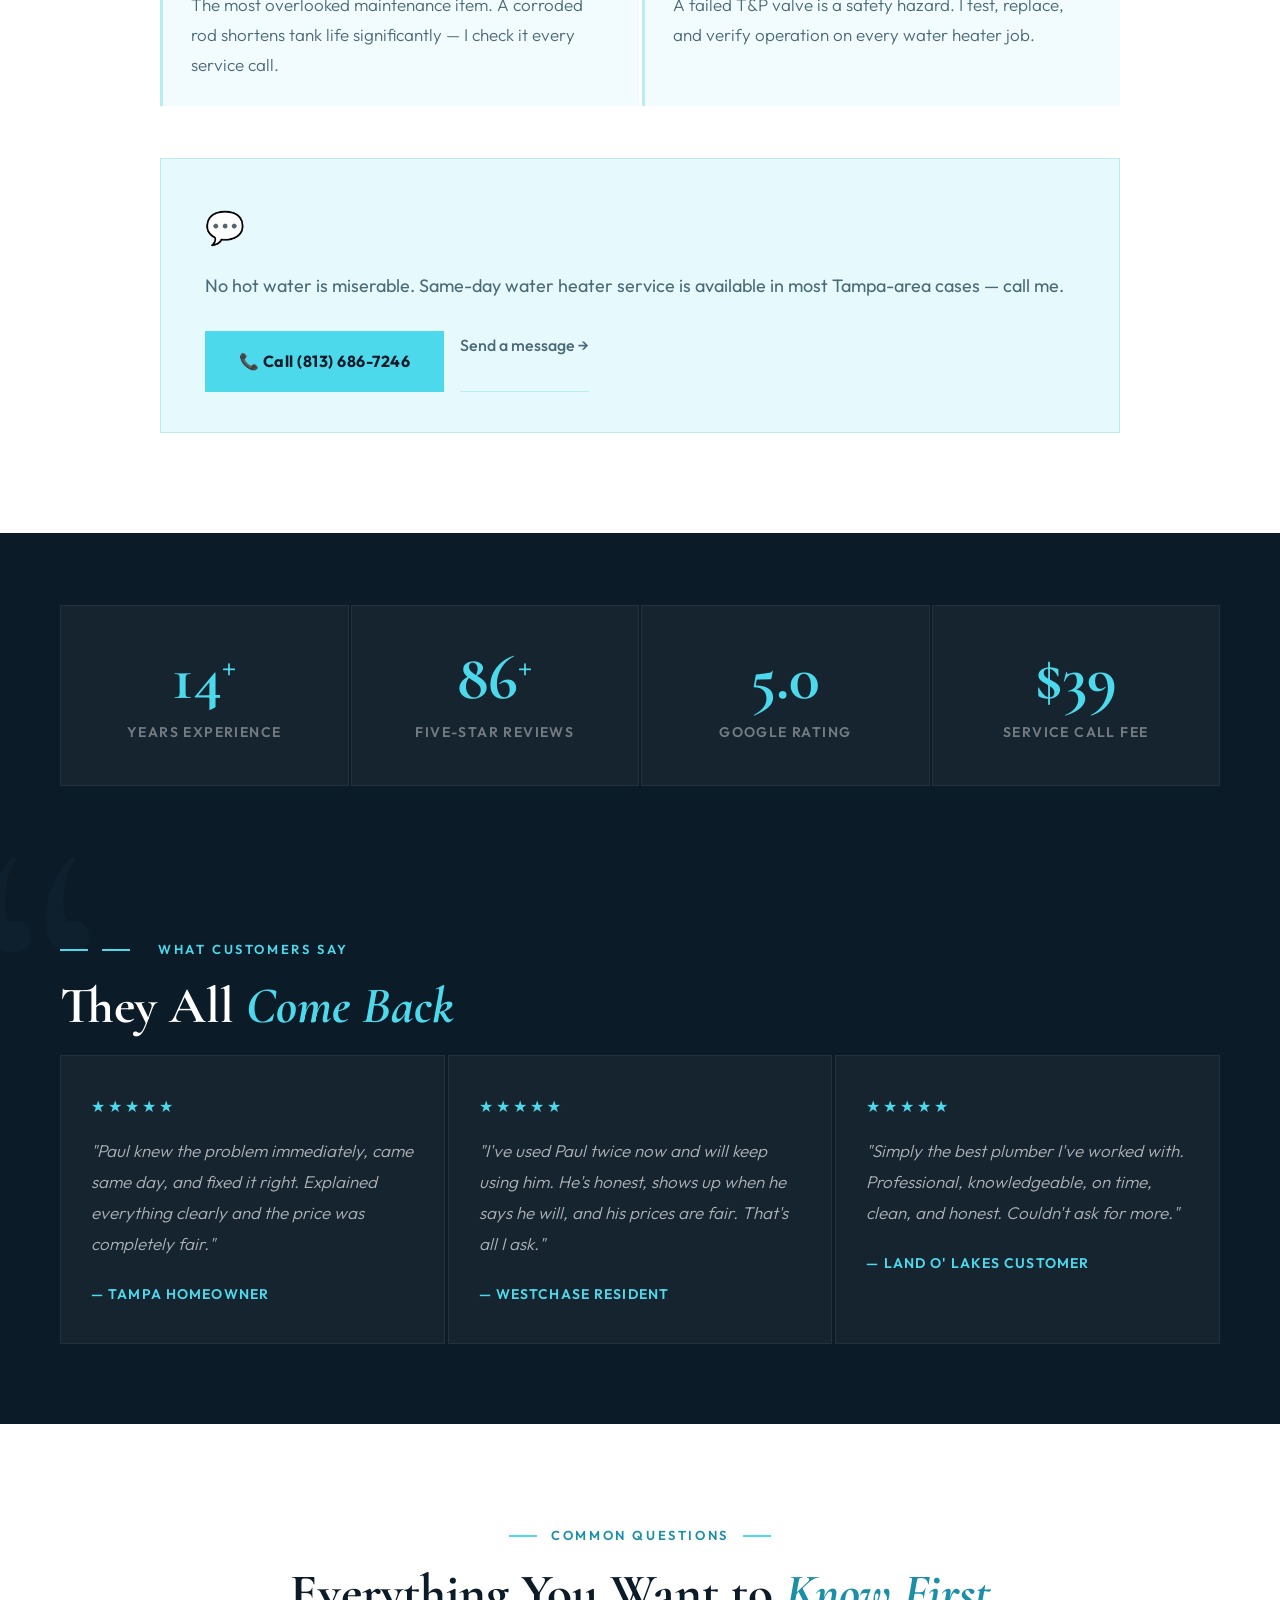
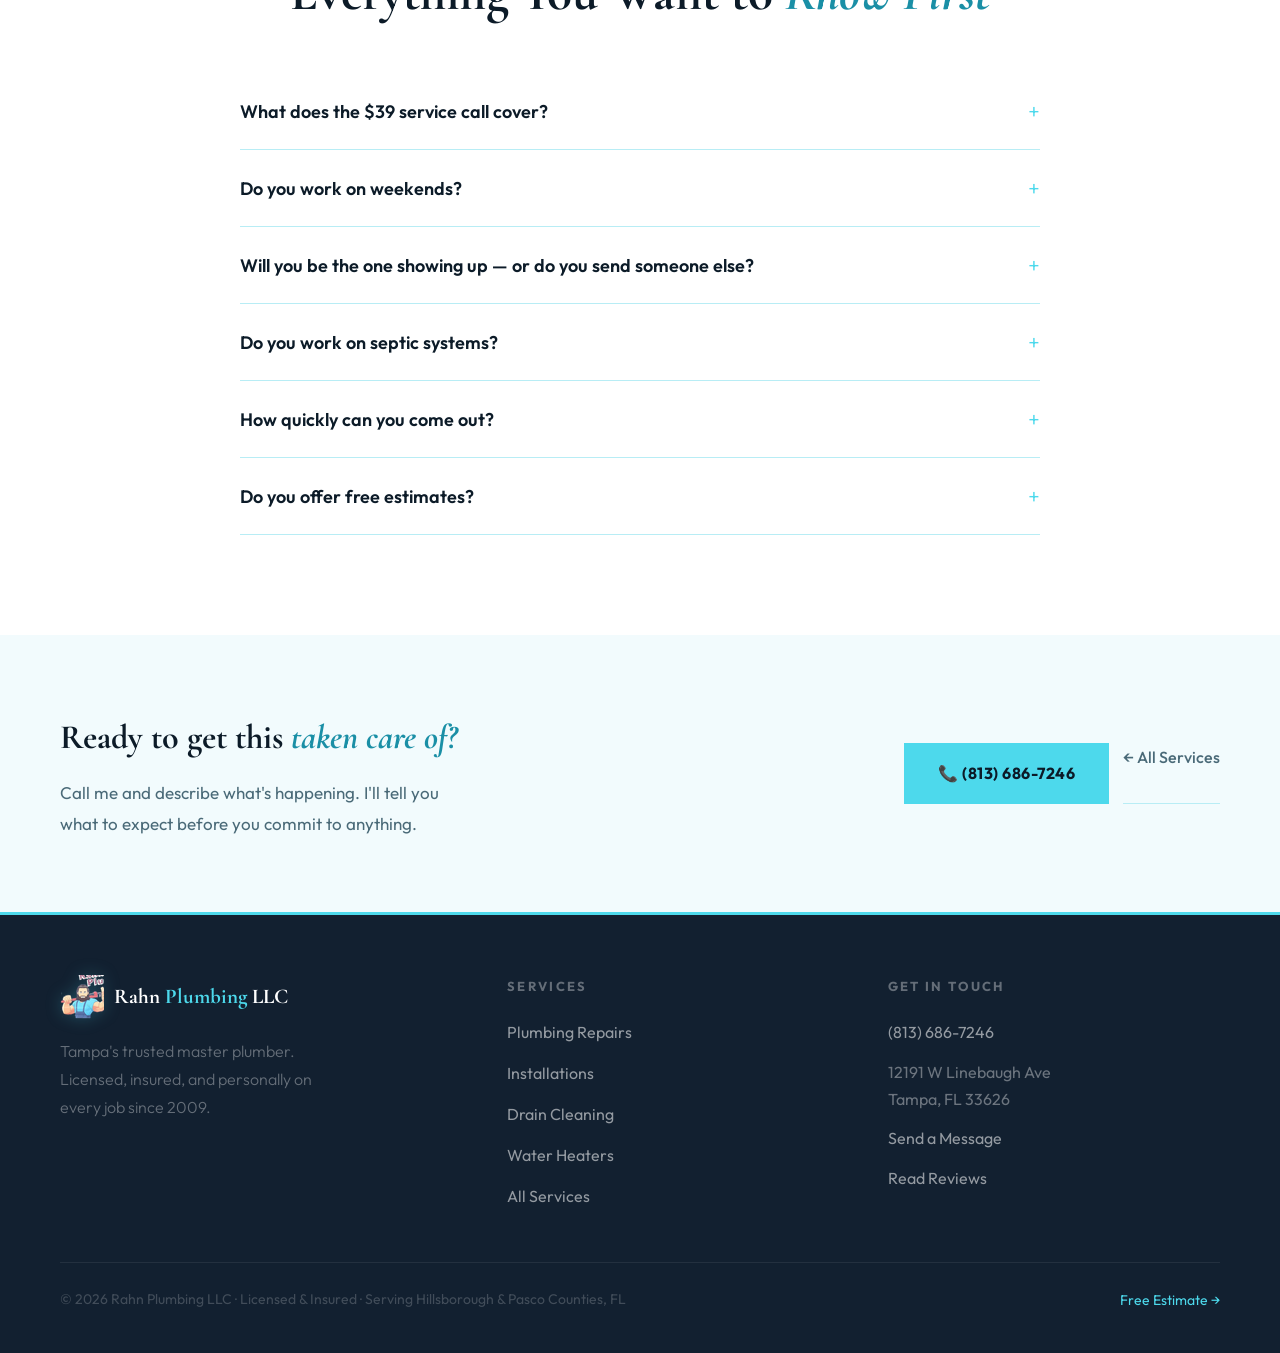
<file: water-heaters.html>
<!DOCTYPE html>
<html lang="en">
<head>
<meta charset="UTF-8">
<meta name="viewport" content="width=device-width, initial-scale=1.0">
<title>Water Heater Repair & Installation Tampa FL | Rahn Plumbing LLC | Tampa, FL</title>
<meta name="description" content="Rahn Plumbing LLC — Licensed master plumber serving Tampa, Westchase, Land O' Lakes FL. 89 five-star reviews. Call (813) 686-7246 for same-day service.">

<link rel="preconnect" href="https://fonts.googleapis.com">
<link rel="preconnect" href="https://fonts.gstatic.com" crossorigin>
<link href="https://fonts.googleapis.com/css2?family=Cormorant+Garamond:ital,wght@0,400;0,600;0,700;1,400;1,700&family=Outfit:wght@300;400;500;600;700&display=swap" rel="stylesheet">

  <link rel="stylesheet" href="styles.css">
</head>
<body>

<div class="float-bar" id="floatBar">
  <div class="float-bar-text"><strong>Paul Rahn</strong> — Master Plumber · Available Today</div>
  <a href="tel:8136867246">📞 (813) 686-7246</a>
  <div class="float-bar-close" id="floatClose">✕</div>
</div>

<div class="top-bar"><a href="tel:8136867246">📞 &nbsp;(813) 686-7246 — Call or Text Anytime</a></div>
<nav id="nav">
  <a href="index.html" class="nav-brand">
    <img src="[data-uri]" class="nav-logo-img" alt="Rahn Plumbing">
    <span class="nav-brand-text">Rahn <em>Plumbing</em> LLC</span>
  </a>
  <ul class="nav-links"><li><a href="about.html">About Me</a></li><li><a href="services.html" class="active">Services</a></li><li><a href="reviews.html">Reviews</a></li><li><a href="contact.html">Contact</a></li>
    <li><a href="contact.html" class="nav-cta">📞 Call Me Now</a></li>
  </ul>
  <button class="hamburger" id="hamburger" aria-label="Menu">
    <span></span><span></span><span></span>
  </button>
</nav>
<div class="mobile-nav" id="mobileNav">
  <a href="about.html">About Me</a><a href="services.html">Services</a><a href="reviews.html">Reviews</a><a href="contact.html">Contact</a>
  <a href="tel:8136867246" class="mobile-cta">📞 (813) 686-7246</a>
</div>
<a href="tel:8136867246" class="sticky-call">📞 &nbsp;Tap to Call Paul — (813) 686-7246</a>
<div class="page-hero">
  <div class="page-hero-bg"></div><div class="page-hero-grid"></div>
  <div class="page-hero-content">
    <div class="page-hero-breadcrumb">
      <a href="index.html">Home</a><span>/</span>
      <a href="services.html">Services</a><span>/</span>
      <span style="color:rgba(255,255,255,.6)">Water Heaters</span>
    </div>
    <div style="font-size:48px;margin-bottom:18px;">🔥</div>
    <h1>Hot Water When You Need It.<br><em>Reliable, Efficient, Right.</em></h1>
    <p class="lead">Water heater problems are disruptive and sometimes dangerous. I handle everything from element replacement to full unit swaps — usually same day.</p>
  </div>
</div>

<div class="marquee-wrap">
  <div class="marquee-track">
    <span class="mq"><span class="mq-dot"></span>Licensed &amp; Insured</span>
    <span class="mq"><span class="mq-dot"></span>Same-Day Service</span>
    <span class="mq"><span class="mq-dot"></span>Free Visual Inspection</span>
    <span class="mq"><span class="mq-dot"></span>Upfront Pricing</span>
    <span class="mq"><span class="mq-dot"></span>Family-Owned Since 2009</span>
    <span class="mq"><span class="mq-dot"></span>15+ Years Experience</span>
    <span class="mq"><span class="mq-dot"></span>5.0 Google Rating</span>
    <span class="mq"><span class="mq-dot"></span>89 Five-Star Reviews</span>
    <span class="mq"><span class="mq-dot"></span>Licensed &amp; Insured</span>
    <span class="mq"><span class="mq-dot"></span>Same-Day Service</span>
    <span class="mq"><span class="mq-dot"></span>Free Visual Inspection</span>
    <span class="mq"><span class="mq-dot"></span>Upfront Pricing</span>
    <span class="mq"><span class="mq-dot"></span>Family-Owned Since 2009</span>
    <span class="mq"><span class="mq-dot"></span>15+ Years Experience</span>
    <span class="mq"><span class="mq-dot"></span>5.0 Google Rating</span>
    <span class="mq"><span class="mq-dot"></span>89 Five-Star Reviews</span>
  </div>
</div>
<section style="padding:100px 60px;background:var(--white);">
  <div style="max-width:960px;margin:0 auto;">
    <div class="eyebrow reveal">What's Covered</div>
    <h2 class="section-title reveal">Water Heaters —<br><em>Everything I Handle</em></h2>
    <div style="display:grid;grid-template-columns:1fr 1fr;gap:3px;margin-top:36px;margin-bottom:52px;">
      <div style="background:var(--off);border-left:3px solid var(--border);padding:26px 28px;transition:border-color .25s,background .25s;cursor:default;" class="reveal svc-di">
        <h4 style="font-size:18px;font-weight:700;color:var(--dark);margin-bottom:10px;">Water Heater Repair</h4>
        <p style="font-size:17px;color:var(--muted);line-height:1.75;font-weight:300;">Tripping breakers, no hot water, inconsistent temperature, strange noises. Root cause diagnosed and fixed.</p>
      </div>
      <div style="background:var(--off);border-left:3px solid var(--border);padding:26px 28px;transition:border-color .25s,background .25s;cursor:default;" class="reveal svc-di">
        <h4 style="font-size:18px;font-weight:700;color:var(--dark);margin-bottom:10px;">Element & Thermostat Replacement</h4>
        <p style="font-size:17px;color:var(--muted);line-height:1.75;font-weight:300;">The most common repair. I replace both elements and both thermostats at once so you're not back next month.</p>
      </div>
      <div style="background:var(--off);border-left:3px solid var(--border);padding:26px 28px;transition:border-color .25s,background .25s;cursor:default;" class="reveal svc-di">
        <h4 style="font-size:18px;font-weight:700;color:var(--dark);margin-bottom:10px;">Tank Water Heater Installation</h4>
        <p style="font-size:17px;color:var(--muted);line-height:1.75;font-weight:300;">New installs and replacements, all major brands. Full hookup including water, electrical or gas, and code compliance.</p>
      </div>
      <div style="background:var(--off);border-left:3px solid var(--border);padding:26px 28px;transition:border-color .25s,background .25s;cursor:default;" class="reveal svc-di">
        <h4 style="font-size:18px;font-weight:700;color:var(--dark);margin-bottom:10px;">Tankless Water Heater Service</h4>
        <p style="font-size:17px;color:var(--muted);line-height:1.75;font-weight:300;">Installation, descaling, and repair. I help you understand if tankless makes sense for your household.</p>
      </div>
      <div style="background:var(--off);border-left:3px solid var(--border);padding:26px 28px;transition:border-color .25s,background .25s;cursor:default;" class="reveal svc-di">
        <h4 style="font-size:18px;font-weight:700;color:var(--dark);margin-bottom:10px;">Anode Rod Replacement</h4>
        <p style="font-size:17px;color:var(--muted);line-height:1.75;font-weight:300;">The most overlooked maintenance item. A corroded rod shortens tank life significantly — I check it every service call.</p>
      </div>
      <div style="background:var(--off);border-left:3px solid var(--border);padding:26px 28px;transition:border-color .25s,background .25s;cursor:default;" class="reveal svc-di">
        <h4 style="font-size:18px;font-weight:700;color:var(--dark);margin-bottom:10px;">Pressure Relief Valve Service</h4>
        <p style="font-size:17px;color:var(--muted);line-height:1.75;font-weight:300;">A failed T&P valve is a safety hazard. I test, replace, and verify operation on every water heater job.</p>
      </div>
    </div>
    <div style="background:var(--cyan-pale);border:1px solid var(--border);padding:40px 44px;" class="reveal">
      <div style="font-size:32px;margin-bottom:14px;">💬</div>
      <p style="font-size:18px;color:var(--muted);line-height:1.82;margin-bottom:28px;">No hot water is miserable. Same-day water heater service is available in most Tampa-area cases — call me.</p>
      <div style="display:flex;gap:16px;flex-wrap:wrap;">
        <a href="tel:8136867246" class="btn btn-cyan">📞 Call (813) 686-7246</a>
        <a href="contact.html" class="btn-ghost-dark">Send a message →</a>
      </div>
    </div>
  </div>
</section>
<div class="stats-row">
  <div class="stat-block reveal"><div class="stat-num"><span class="counter" data-target="15">0</span><span class="stat-suffix">+</span></div><div class="stat-lbl">Years Experience</div></div>
  <div class="stat-block reveal"><div class="stat-num"><span class="counter" data-target="89">0</span><span class="stat-suffix">+</span></div><div class="stat-lbl">Five-Star Reviews</div></div>
  <div class="stat-block reveal"><div class="stat-num">5.0</div><div class="stat-lbl">Google Rating</div></div>
  <div class="stat-block reveal"><div class="stat-num">$39</div><div class="stat-lbl">Service Call Fee</div></div>
</div>
<section style="padding:80px 60px;background:var(--dark);position:relative;overflow:hidden;">
  <div style="position:absolute;top:-80px;left:-30px;font-family:'Cormorant Garamond',serif;font-size:400px;color:rgba(77,217,236,.025);line-height:1;pointer-events:none;">&#8220;</div>
  <div style="position:relative;z-index:2;">
    <div class="eyebrow reveal" style="color:var(--cyan);"><span style="background:var(--cyan);width:28px;height:2px;display:inline-block;margin-right:14px;"></span>What Customers Say</div>
    <h2 class="section-title light reveal">They All <em>Come Back</em></h2>
    <div class="rev-grid reveal">
      <div class="rev"><div class="rev-bar"></div><div class="rev-stars">★★★★★</div><p class="rev-text">"Paul knew the problem immediately, came same day, and fixed it right. Explained everything clearly and the price was completely fair."</p><div class="rev-author">— Tampa Homeowner</div></div>
      <div class="rev"><div class="rev-bar"></div><div class="rev-stars">★★★★★</div><p class="rev-text">"I've used Paul twice now and will keep using him. He's honest, shows up when he says he will, and his prices are fair. That's all I ask."</p><div class="rev-author">— Westchase Resident</div></div>
      <div class="rev"><div class="rev-bar"></div><div class="rev-stars">★★★★★</div><p class="rev-text">"Simply the best plumber I've worked with. Professional, knowledgeable, on time, clean, and honest. Couldn't ask for more."</p><div class="rev-author">— Land O' Lakes Customer</div></div>
    </div>
  </div>
</section>

<section class="faq-section">
  <div style="text-align:center;margin-bottom:52px;">
    <div class="eyebrow center reveal">Common Questions</div>
    <h2 class="section-title reveal" style="text-align:center;">Everything You Want to <em>Know First</em></h2>
  </div>
  <div class="faq-grid">
    <div class="faq-item reveal">
      <button class="faq-q" onclick="toggleFaq(this)">What does the $39 service call cover?<span class="faq-icon">+</span></button>
      <div class="faq-a"><p>The $39 fee covers me coming out, diagnosing the problem, and giving you a full upfront quote. If you approve the work, that fee is applied toward the job. You'll always know the total cost before I touch anything.</p></div>
    </div>
    <div class="faq-item reveal">
      <button class="faq-q" onclick="toggleFaq(this)">Do you work on weekends?<span class="faq-icon">+</span></button>
      <div class="faq-a"><p>Yes. Plumbing problems don't wait for Monday and neither do I. Call or text (813) 686-7246 and I'll let you know my availability. Emergency situations are always prioritized.</p></div>
    </div>
    <div class="faq-item reveal">
      <button class="faq-q" onclick="toggleFaq(this)">Will you be the one showing up — or do you send someone else?<span class="faq-icon">+</span></button>
      <div class="faq-a"><p>I show up personally on every job. No subcontractors, no apprentices working unsupervised. When you hire Rahn Plumbing you get Paul Rahn — that's the whole point.</p></div>
    </div>
    <div class="faq-item reveal">
      <button class="faq-q" onclick="toggleFaq(this)">Do you work on septic systems?<span class="faq-icon">+</span></button>
      <div class="faq-a"><p>No — septic systems require a different license and specialty equipment. I focus exclusively on residential plumbing inside and around the home. If you need a septic specialist I'm happy to point you in the right direction.</p></div>
    </div>
    <div class="faq-item reveal">
      <button class="faq-q" onclick="toggleFaq(this)">How quickly can you come out?<span class="faq-icon">+</span></button>
      <div class="faq-a"><p>Same-day for most jobs if you call in the morning. I always give you a realistic arrival window and I stick to it. I'll text you when I'm on my way.</p></div>
    </div>
    <div class="faq-item reveal">
      <button class="faq-q" onclick="toggleFaq(this)">Do you offer free estimates?<span class="faq-icon">+</span></button>
      <div class="faq-a"><p>The $39 service call covers the diagnosis and full written estimate. I don't give estimates over the phone without seeing the problem — anyone who does is guessing. Once I've seen it, you get an honest price before any work begins.</p></div>
    </div>
  </div>
</section>
<section style="padding:72px 60px;background:var(--off);display:flex;align-items:center;justify-content:space-between;gap:40px;flex-wrap:wrap;">
  <div>
    <h3 style="font-family:'Cormorant Garamond',serif;font-size:34px;font-weight:700;color:var(--dark);margin-bottom:10px;" class="reveal">Ready to get this <em style="color:var(--cyan-deep);">taken care of?</em></h3>
    <p class="reveal" style="color:var(--muted);max-width:420px;font-size:17px;">Call me and describe what's happening. I'll tell you what to expect before you commit to anything.</p>
  </div>
  <div style="display:flex;gap:14px;flex-wrap:wrap;" class="reveal">
    <a href="tel:8136867246" class="btn btn-cyan">📞 (813) 686-7246</a>
    <a href="services.html" class="btn-ghost-dark">← All Services</a>
  </div>
</section>

<footer>
  <div class="footer-inner">
    <div>
      <div class="footer-brand">
        <img src="[data-uri]" class="footer-logo-img" alt="Rahn Plumbing">
        <span class="footer-brand-text">Rahn <em>Plumbing</em> LLC</span>
      </div>
      <p class="footer-tagline">Tampa's trusted master plumber. Licensed, insured, and personally on every job since 2009.</p>
    </div>
    <div class="footer-col">
      <h4>Services</h4>
      <a href="repairs.html">Plumbing Repairs</a>
      <a href="installations.html">Installations</a>
      <a href="drains.html">Drain Cleaning</a>
      <a href="water-heaters.html">Water Heaters</a>
      <a href="services.html">All Services</a>
    </div>
    <div class="footer-col">
      <h4>Get In Touch</h4>
      <a href="tel:8136867246">(813) 686-7246</a>
      <p>12191 W Linebaugh Ave<br>Tampa, FL 33626</p>
      <a href="contact.html">Send a Message</a>
      <a href="reviews.html">Read Reviews</a>
    </div>
  </div>
  <div class="footer-bottom">
    <p>© 2026 Rahn Plumbing LLC · Licensed &amp; Insured · Serving Hillsborough &amp; Pasco Counties, FL</p>
    <a href="contact.html">Free Estimate →</a>
  </div>
</footer>

<script>
// nav scroll
const nav=document.getElementById('nav');
if(nav) window.addEventListener('scroll',()=>nav.classList.toggle('scrolled',scrollY>50));

// hamburger
const ham=document.getElementById('hamburger'), mNav=document.getElementById('mobileNav');
if(ham&&mNav){
  ham.addEventListener('click',()=>{ ham.classList.toggle('open'); mNav.classList.toggle('open'); document.body.style.overflow=mNav.classList.contains('open')?'hidden':''; });
  mNav.querySelectorAll('a').forEach(a=>a.addEventListener('click',()=>{ ham.classList.remove('open'); mNav.classList.remove('open'); document.body.style.overflow=''; }));
}

// float bar (desktop only)
const fb=document.getElementById('floatBar');
let dismissed=false;
window.addEventListener('scroll',()=>{ if(!dismissed&&scrollY>window.innerHeight*.7&&window.innerWidth>1080) fb?.classList.add('visible'); });
document.getElementById('floatClose')?.addEventListener('click',()=>{ dismissed=true; fb?.classList.remove('visible'); });

// scroll reveal
const revIO=new IntersectionObserver(entries=>{
  entries.forEach(e=>{
    if(!e.isIntersecting) return;
    const sibs=[...e.target.parentElement.querySelectorAll('.reveal')];
    const i=sibs.indexOf(e.target);
    setTimeout(()=>e.target.classList.add('visible'),i*90);
    revIO.unobserve(e.target);
  });
},{threshold:.1});
document.querySelectorAll('.reveal').forEach(el=>revIO.observe(el));

// counters
function animCounter(el){
  const target=+el.dataset.target,dur=1800,s=performance.now();
  const tick=n=>{ const t=Math.min((n-s)/dur,1),ease=1-Math.pow(1-t,3); el.textContent=Math.floor(ease*target); if(t<1)requestAnimationFrame(tick); else el.textContent=target; };
  requestAnimationFrame(tick);
}
const cIO=new IntersectionObserver(entries=>{ entries.forEach(e=>{ if(e.isIntersecting){ e.target.querySelectorAll('.counter').forEach(animCounter); cIO.unobserve(e.target); } }); },{threshold:.3});
document.querySelectorAll('.stats-row').forEach(el=>cIO.observe(el));

// FAQ
function toggleFaq(btn){
  const item=btn.parentElement;
  const wasOpen=item.classList.contains('open');
  document.querySelectorAll('.faq-item.open').forEach(i=>i.classList.remove('open'));
  if(!wasOpen) item.classList.add('open');
}

// form success
const form=document.querySelector('form[data-netlify]');
if(form){ form.addEventListener('submit',e=>{
  e.preventDefault();
  const success=document.querySelector('.form-success');
  form.style.display='none';
  if(success) success.style.display='block';
}); }

// magnetic + ripple
document.querySelectorAll('.btn-cyan').forEach(btn=>{
  btn.addEventListener('mousemove',e=>{ const r=btn.getBoundingClientRect(); btn.style.transform=`translate(${(e.clientX-r.left-r.width/2)*.1}px,${(e.clientY-r.top-r.height/2)*.15}px) translateY(-2px)`; });
  btn.addEventListener('mouseleave',()=>btn.style.transform='');
  btn.addEventListener('click',e=>{
    const r=btn.getBoundingClientRect(),size=Math.max(r.width,r.height)*2;
    const rip=document.createElement('span');
    rip.style.cssText=`position:absolute;width:${size}px;height:${size}px;border-radius:50%;background:rgba(255,255,255,.25);left:${e.clientX-r.left-size/2}px;top:${e.clientY-r.top-size/2}px;transform:scale(0);pointer-events:none;animation:ripAnim .6s ease-out forwards;`;
    btn.appendChild(rip); setTimeout(()=>rip.remove(),600);
  });
});
const ripSt=document.createElement('style');
ripSt.textContent='@keyframes ripAnim{to{transform:scale(1);opacity:0;}}@keyframes thumbPulse{0%{transform:scale(1)}40%{transform:scale(1.07) translateY(-5px)}100%{transform:scale(1)}}@keyframes mascotWiggle{0%{transform:rotate(0) scale(1)}20%{transform:rotate(-4deg) scale(1.04)}40%{transform:rotate(4deg) scale(1.04)}60%{transform:rotate(-2deg) scale(1.02)}80%{transform:rotate(2deg) scale(1.02)}100%{transform:rotate(0) scale(1)}}';
document.head.appendChild(ripSt);
</script>

</body>
</html>
</file>
<file: styles.css>
:root{
  --cyan:#4dd9ec;--cyan-dk:#29bdd4;--cyan-deep:#1a8fa6;--cyan-pale:#e6f9fc;
  --mauve:#a3506f;--dark:#0c1b28;--dark2:#122030;--white:#fff;
  --off:#f2fbfd;--muted:#4a6a78;--border:#b8edf5;--text:#0c1b28;
  --ease:cubic-bezier(.22,.68,0,1.2);
  /* MINIMUM 16px body text everywhere — no exceptions */
  --body:17px;--body-sm:16px;--label:13px;
}
*,*::before,*::after{margin:0;padding:0;box-sizing:border-box;}
html{scroll-behavior:smooth;}
body{font-family:'Outfit',sans-serif;color:var(--text);background:var(--white);overflow-x:hidden;font-size:var(--body);line-height:1.8;}
img{max-width:100%;height:auto;}
p{font-size:var(--body);line-height:1.82;color:var(--muted);}
p strong{color:var(--dark);font-weight:600;}
li{font-size:var(--body);line-height:1.8;color:var(--muted);}
.lead{font-size:19px;line-height:1.85;color:var(--muted);font-weight:300;}

/* grain */
body::after{content:'';position:fixed;inset:0;background-image:url("data:image/svg+xml,%3Csvg viewBox='0 0 200 200' xmlns='http://www.w3.org/2000/svg'%3E%3Cfilter id='n'%3E%3CfeTurbulence type='fractalNoise' baseFrequency='.85' numOctaves='4' stitchTiles='stitch'/%3E%3C/filter%3E%3Crect width='100%25' height='100%25' filter='url(%23n)' opacity='.04'/%3E%3C/svg%3E");pointer-events:none;z-index:9998;opacity:.25;mix-blend-mode:overlay;}

/* ── TOP BAR */
.top-bar{background:var(--mauve);padding:10px 60px;display:flex;justify-content:flex-end;}
.top-bar a{color:rgba(255,255,255,.92);font-size:15px;font-weight:600;text-decoration:none;display:flex;align-items:center;gap:8px;transition:color .2s;}
.top-bar a:hover{color:#fff;}

/* ── NAV */
nav{position:sticky;top:0;z-index:300;background:rgba(255,255,255,.97);backdrop-filter:blur(14px);height:72px;padding:0 52px;display:flex;align-items:center;justify-content:space-between;border-bottom:1px solid var(--border);transition:box-shadow .3s;}
nav.scrolled{box-shadow:0 4px 28px rgba(77,217,236,.1);}
.nav-brand{display:flex;align-items:center;gap:8px;text-decoration:none;}
.nav-logo-img{height:46px;width:auto;object-fit:contain;transition:transform .3s var(--ease);}
.nav-brand:hover .nav-logo-img{transform:rotate(-8deg) scale(1.08);}
.nav-brand-text{font-family:'Cormorant Garamond',serif;font-size:22px;font-weight:700;color:var(--dark);letter-spacing:.02em;}
.nav-brand-text em{font-style:normal;color:var(--cyan-deep);}
.nav-links{display:flex;gap:28px;list-style:none;align-items:center;}
.nav-links a{font-size:14px;font-weight:600;color:var(--muted);text-decoration:none;letter-spacing:.06em;text-transform:uppercase;transition:color .2s;padding-bottom:2px;border-bottom:2px solid transparent;}
.nav-links a:hover,.nav-links a.active{color:var(--cyan-deep);border-bottom-color:var(--cyan);}
.nav-cta{background:var(--cyan);color:var(--dark)!important;font-size:14px;font-weight:700;padding:12px 24px;text-decoration:none;letter-spacing:.03em;transition:all .2s;white-space:nowrap;border-bottom:none!important;}
.nav-cta:hover{background:var(--cyan-dk);transform:translateY(-1px);box-shadow:0 6px 20px rgba(77,217,236,.3);}

/* ── HAMBURGER — mobile nav */
.hamburger{display:none;flex-direction:column;gap:5px;cursor:pointer;padding:8px;background:none;border:none;z-index:400;}
.hamburger span{display:block;width:24px;height:2px;background:var(--dark);transition:all .3s;border-radius:2px;}
.hamburger.open span:nth-child(1){transform:rotate(45deg) translate(5px,5px);}
.hamburger.open span:nth-child(2){opacity:0;}
.hamburger.open span:nth-child(3){transform:rotate(-45deg) translate(5px,-5px);}
.mobile-nav{position:fixed;top:0;left:0;right:0;bottom:0;background:var(--dark);z-index:350;display:flex;flex-direction:column;align-items:center;justify-content:center;gap:32px;transform:translateX(-100%);transition:transform .4s var(--ease);}
.mobile-nav.open{transform:translateX(0);}
.mobile-nav a{font-family:'Cormorant Garamond',serif;font-size:36px;font-weight:700;color:#fff;text-decoration:none;transition:color .2s;}
.mobile-nav a:hover{color:var(--cyan);}
.mobile-nav .mobile-cta{background:var(--cyan);color:var(--dark)!important;font-family:'Outfit',sans-serif;font-size:18px;font-weight:700;padding:16px 40px;margin-top:16px;}

/* ── STICKY MOBILE CALL BUTTON */
.sticky-call{
  display:none;
  position:fixed;bottom:0;left:0;right:0;z-index:400;
  background:var(--cyan);color:var(--dark);
  font-size:17px;font-weight:700;
  padding:18px;text-align:center;text-decoration:none;
  letter-spacing:.04em;
  box-shadow:0 -4px 24px rgba(77,217,236,.3);
  transition:background .2s;
}
.sticky-call:hover{background:var(--cyan-dk);}

/* ── FLOAT BAR — desktop only */
.float-bar{position:fixed;bottom:24px;left:50%;transform:translateX(-50%) translateY(120px);z-index:500;background:var(--dark);border:1px solid rgba(77,217,236,.2);display:flex;align-items:center;box-shadow:0 20px 60px rgba(0,0,0,.4);transition:transform .5s var(--ease),opacity .5s;opacity:0;white-space:nowrap;}
.float-bar.visible{transform:translateX(-50%) translateY(0);opacity:1;}
.float-bar-text{padding:14px 20px;font-size:15px;font-weight:500;color:rgba(255,255,255,.6);border-right:1px solid rgba(255,255,255,.08);}
.float-bar-text strong{color:#fff;font-weight:700;}
.float-bar a{display:flex;align-items:center;gap:9px;background:var(--cyan);color:var(--dark);font-size:15px;font-weight:700;padding:14px 22px;text-decoration:none;transition:background .2s;}
.float-bar a:hover{background:var(--cyan-dk);}
.float-bar-close{padding:14px 16px;color:rgba(255,255,255,.35);cursor:pointer;font-size:18px;border-left:1px solid rgba(255,255,255,.08);line-height:1;transition:color .2s;}
.float-bar-close:hover{color:rgba(255,255,255,.7);}

/* ── MARQUEE */
.marquee-wrap{background:var(--cyan);padding:14px 0;overflow:hidden;}
.marquee-track{display:flex;animation:marquee 28s linear infinite;white-space:nowrap;}
@keyframes marquee{from{transform:translateX(0);}to{transform:translateX(-50%);}}
.mq{display:inline-flex;align-items:center;gap:10px;padding:0 36px;font-size:14px;font-weight:700;color:rgba(12,27,40,.72);letter-spacing:.1em;text-transform:uppercase;white-space:nowrap;}
.mq-dot{width:5px;height:5px;background:rgba(12,27,40,.35);border-radius:50%;flex-shrink:0;}

/* ── URGENCY BANNER */
.urgency-bar{background:var(--dark);padding:12px 60px;display:flex;align-items:center;justify-content:center;gap:16px;flex-wrap:wrap;}
.urgency-bar p{font-size:15px;color:rgba(255,255,255,.7);font-weight:300;margin:0;}
.urgency-bar strong{color:#fff;font-weight:700;}
.urgency-bar a{color:var(--cyan);font-weight:700;font-size:15px;text-decoration:none;white-space:nowrap;border-bottom:1px solid rgba(77,217,236,.3);transition:border-color .2s;}
.urgency-bar a:hover{border-bottom-color:var(--cyan);}
.urgency-dot{width:8px;height:8px;background:#4ade80;border-radius:50%;animation:pulse-green 2s infinite;flex-shrink:0;}
@keyframes pulse-green{0%,100%{box-shadow:0 0 0 0 rgba(74,222,128,.4);}50%{box-shadow:0 0 0 6px rgba(74,222,128,0);}}

/* ── UTILITIES */
.eyebrow{font-size:13px;font-weight:600;letter-spacing:.2em;text-transform:uppercase;color:var(--cyan-deep);margin-bottom:18px;display:flex;align-items:center;gap:14px;}
.eyebrow::before{content:'';width:28px;height:2px;background:var(--cyan);flex-shrink:0;}
.eyebrow.center{justify-content:center;}
.eyebrow.center::before,.eyebrow.center::after{content:'';width:28px;height:2px;background:var(--cyan);}
.section-title{font-family:'Cormorant Garamond',serif;font-size:clamp(34px,4vw,54px);font-weight:700;line-height:1.08;color:var(--dark);margin-bottom:20px;}
.section-title em{font-style:italic;color:var(--cyan-deep);}
.section-title.light{color:#fff;}
.section-title.light em{color:var(--cyan);}

.btn{display:inline-flex;align-items:center;gap:10px;font-size:16px;font-weight:700;padding:16px 34px;text-decoration:none;letter-spacing:.03em;transition:all .25s;position:relative;overflow:hidden;cursor:pointer;border:none;font-family:'Outfit',sans-serif;}
.btn::after{content:'';position:absolute;inset:0;background:rgba(255,255,255,.18);transform:translateX(-101%);transition:transform .3s;}
.btn:hover::after{transform:translateX(0);}
.btn-cyan{background:var(--cyan);color:var(--dark);}
.btn-cyan:hover{background:var(--cyan-dk);transform:translateY(-2px);box-shadow:0 12px 30px rgba(77,217,236,.28);}
.btn-outline{background:transparent;color:#fff;border:2px solid rgba(255,255,255,.3);font-size:16px;font-weight:500;padding:14px 28px;text-decoration:none;transition:all .2s;display:inline-flex;align-items:center;gap:8px;}
.btn-outline:hover{border-color:#fff;background:rgba(255,255,255,.08);}
.btn-ghost-white{color:rgba(255,255,255,.6);background:none;font-size:16px;font-weight:400;border:none;border-bottom:1px solid rgba(255,255,255,.2);padding:0 0 3px;text-decoration:none;transition:all .2s;}
.btn-ghost-white:hover{color:#fff;border-color:rgba(255,255,255,.6);}
.btn-ghost-dark{color:var(--muted);background:none;font-size:16px;font-weight:500;border:none;border-bottom:1px solid var(--border);padding:0 0 3px;text-decoration:none;transition:all .2s;}
.btn-ghost-dark:hover{color:var(--dark);border-color:var(--cyan);}

/* ── VALUE CARDS */
.val-grid{display:grid;grid-template-columns:1fr 1fr;gap:3px;}
.val{background:var(--off);border-left:3px solid var(--border);padding:24px 26px;transition:border-color .25s,background .25s;cursor:default;}
.val:hover{border-left-color:var(--cyan);background:#d5f6fa;}
.val h5{font-size:17px;font-weight:700;color:var(--dark);margin-bottom:8px;}
.val p{font-size:16px;color:var(--muted);line-height:1.7;font-weight:300;}

/* ── STATS ROW */
.stats-row{background:var(--dark);padding:72px 60px;display:grid;grid-template-columns:repeat(4,1fr);gap:2px;}
.stat-block{background:rgba(255,255,255,.04);border:1px solid rgba(255,255,255,.06);padding:40px 28px;text-align:center;transition:background .25s,transform .25s;cursor:default;position:relative;overflow:hidden;}
.stat-block::after{content:'';position:absolute;bottom:0;left:0;right:0;height:2px;background:var(--cyan);transform:scaleX(0);transform-origin:left;transition:transform .4s ease;}
.stat-block:hover{background:rgba(77,217,236,.06);transform:translateY(-3px);}
.stat-block:hover::after{transform:scaleX(1);}
.stat-num{font-family:'Cormorant Garamond',serif;font-size:clamp(52px,5vw,76px);font-weight:700;color:var(--cyan);line-height:1;margin-bottom:10px;}
.stat-suffix{font-size:.55em;vertical-align:super;}
.stat-lbl{font-size:14px;font-weight:600;color:rgba(255,255,255,.4);letter-spacing:.1em;text-transform:uppercase;}

/* ── REVIEW CARDS */
.rev-grid{display:grid;grid-template-columns:repeat(3,1fr);gap:3px;}
.rev{background:rgba(255,255,255,.04);border:1px solid rgba(255,255,255,.06);padding:36px 30px;position:relative;transition:background .25s,transform .25s;}
.rev:hover{background:rgba(77,217,236,.07);transform:translateY(-3px);}
.rev-bar{position:absolute;top:0;left:0;width:3px;height:0;background:var(--cyan);transition:height .4s ease;}
.rev:hover .rev-bar{height:100%;}
.rev-stars{color:var(--cyan);letter-spacing:3px;font-size:16px;margin-bottom:16px;}
.rev-text{font-size:17px;line-height:1.82;color:rgba(255,255,255,.65);font-style:italic;font-weight:300;margin-bottom:22px;}
.rev-author{font-size:14px;font-weight:600;color:var(--cyan);letter-spacing:.08em;text-transform:uppercase;}

/* ── TRUST CREDS */
.creds-row{background:var(--cyan-pale);border-top:2px solid var(--border);border-bottom:2px solid var(--border);padding:52px 60px;display:grid;grid-template-columns:repeat(4,1fr);gap:3px;}
.cred{background:var(--white);border:1px solid var(--border);padding:28px 24px;text-align:center;transition:transform .2s,box-shadow .2s;cursor:default;}
.cred:hover{transform:translateY(-3px);box-shadow:0 8px 28px rgba(77,217,236,.12);}
.cred-ico{font-size:32px;margin-bottom:14px;}
.cred-name{font-size:17px;font-weight:700;color:var(--dark);margin-bottom:5px;}
.cred-sub{font-size:15px;color:var(--muted);font-weight:300;}

/* ── FAQ */
.faq-section{padding:100px 60px;background:var(--white);}
.faq-grid{max-width:800px;margin:0 auto;}
.faq-item{border-bottom:1px solid var(--border);overflow:hidden;}
.faq-q{width:100%;background:none;border:none;padding:24px 0;display:flex;align-items:center;justify-content:space-between;cursor:pointer;text-align:left;font-family:'Outfit',sans-serif;font-size:18px;font-weight:600;color:var(--dark);transition:color .2s;gap:16px;}
.faq-q:hover{color:var(--cyan-deep);}
.faq-icon{font-size:22px;color:var(--cyan);transition:transform .3s;flex-shrink:0;font-weight:300;}
.faq-item.open .faq-icon{transform:rotate(45deg);}
.faq-a{max-height:0;overflow:hidden;transition:max-height .4s ease,padding .3s ease;}
.faq-item.open .faq-a{max-height:300px;padding-bottom:24px;}
.faq-a p{font-size:17px;color:var(--muted);line-height:1.82;}

/* ── PHOTO STRIP */
.strip{display:grid;grid-template-columns:1.4fr .8fr .8fr;height:420px;gap:4px;}
.strip-item{position:relative;overflow:hidden;background:var(--dark2);}
.strip-item img{width:100%;height:100%;object-fit:cover;opacity:.72;transition:transform .55s ease,opacity .55s ease;}
.strip-item:hover img{transform:scale(1.05);opacity:.9;}
.strip-lbl{position:absolute;bottom:0;left:0;right:0;padding:20px 18px 16px;background:linear-gradient(transparent,rgba(12,27,40,.85));font-size:14px;font-weight:600;color:rgba(255,255,255,.75);letter-spacing:.1em;text-transform:uppercase;}

/* ── FOOTER */
footer{background:var(--dark2);border-top:3px solid var(--cyan);padding:60px 60px 40px;}
.footer-inner{display:grid;grid-template-columns:1.2fr 1fr 1fr;gap:48px;margin-bottom:40px;}
.footer-brand{display:flex;align-items:center;gap:10px;margin-bottom:18px;}
.footer-logo-img{height:44px;width:auto;object-fit:contain;filter:drop-shadow(0 0 8px rgba(77,217,236,.25));}
.footer-brand-text{font-family:'Cormorant Garamond',serif;font-size:21px;font-weight:700;color:#fff;}
.footer-brand-text em{font-style:normal;color:var(--cyan);}
.footer-tagline{font-size:16px;color:rgba(255,255,255,.35);font-weight:300;line-height:1.75;max-width:260px;}
.footer-col h4{font-size:13px;font-weight:700;color:rgba(255,255,255,.35);letter-spacing:.18em;text-transform:uppercase;margin-bottom:20px;}
.footer-col a{display:block;font-size:16px;color:rgba(255,255,255,.55);text-decoration:none;margin-bottom:12px;transition:color .2s;}
.footer-col a:hover{color:var(--cyan);}
.footer-col p{font-size:16px;color:rgba(255,255,255,.38);margin-bottom:10px;line-height:1.7;}
.footer-bottom{padding-top:24px;border-top:1px solid rgba(255,255,255,.07);display:flex;align-items:center;justify-content:space-between;flex-wrap:wrap;gap:12px;}
.footer-bottom p{font-size:14px;color:rgba(255,255,255,.2);}
.footer-bottom a{font-size:14px;color:var(--cyan);text-decoration:none;}

/* ── FORM */
.fg{margin-bottom:18px;}
.fg label{display:block;font-size:13px;font-weight:700;letter-spacing:.15em;text-transform:uppercase;color:var(--muted);margin-bottom:9px;}
.fg input,.fg textarea,.fg select{width:100%;background:var(--white);border:1.5px solid var(--border);color:var(--text);font-family:'Outfit',sans-serif;font-size:17px;font-weight:400;padding:15px 17px;outline:none;transition:border-color .2s,box-shadow .2s;-webkit-appearance:none;border-radius:0;}
.fg input:focus,.fg textarea:focus,.fg select:focus{border-color:var(--cyan);box-shadow:0 0 0 3px rgba(77,217,236,.1);}
.fg textarea{resize:vertical;min-height:110px;}
.fg-row{display:grid;grid-template-columns:1fr 1fr;gap:14px;}
.form-submit{width:100%;background:var(--cyan);color:var(--dark);border:none;font-family:'Outfit',sans-serif;font-size:16px;font-weight:700;letter-spacing:.08em;text-transform:uppercase;padding:18px;cursor:pointer;margin-top:4px;transition:all .2s;position:relative;overflow:hidden;}
.form-submit:hover{background:var(--cyan-dk);transform:translateY(-1px);}
.form-success{display:none;background:var(--cyan-pale);border:1px solid var(--cyan);padding:24px;text-align:center;margin-top:16px;}
.form-success p{font-size:17px;color:var(--cyan-deep);font-weight:600;margin:0;}

/* ── SCROLL REVEAL */
.reveal{opacity:0;transform:translateY(28px);transition:opacity .65s ease,transform .65s ease;}
.reveal.visible{opacity:1;transform:translateY(0);}

/* ── PAGE HERO */
.page-hero{background:var(--dark);padding:110px 60px 90px;position:relative;overflow:hidden;}
.page-hero-bg{position:absolute;inset:0;background:radial-gradient(ellipse 60% 70% at 80% 50%,rgba(77,217,236,.08) 0%,transparent 60%),radial-gradient(ellipse 40% 40% at 10% 80%,rgba(163,80,111,.06) 0%,transparent 50%);}
.page-hero-grid{position:absolute;inset:0;background-image:linear-gradient(rgba(77,217,236,.04) 1px,transparent 1px),linear-gradient(90deg,rgba(77,217,236,.04) 1px,transparent 1px);background-size:80px 80px;pointer-events:none;}
.page-hero-content{position:relative;z-index:2;max-width:700px;}
.page-hero-breadcrumb{display:flex;align-items:center;gap:10px;margin-bottom:28px;flex-wrap:wrap;}
.page-hero-breadcrumb a{font-size:14px;color:rgba(255,255,255,.4);text-decoration:none;transition:color .2s;}
.page-hero-breadcrumb a:hover{color:var(--cyan);}
.page-hero-breadcrumb span{color:rgba(255,255,255,.2);font-size:14px;}
.page-hero h1{font-family:'Cormorant Garamond',serif;font-size:clamp(40px,5vw,68px);font-weight:700;color:#fff;line-height:1.06;margin-bottom:22px;}
.page-hero h1 em{font-style:italic;color:var(--cyan);}
.page-hero .lead{color:rgba(255,255,255,.5);max-width:560px;}

/* ── CONTACT */
.contact-section{display:grid;grid-template-columns:1fr 1fr;}
.contact-info{background:var(--dark);padding:80px 56px;display:flex;flex-direction:column;justify-content:center;}
.contact-info h2{font-family:'Cormorant Garamond',serif;font-size:clamp(32px,3.5vw,48px);font-weight:700;color:#fff;line-height:1.1;margin-bottom:18px;}
.contact-info h2 em{font-style:italic;color:var(--cyan);}
.contact-info>.lead{color:rgba(255,255,255,.45);max-width:380px;margin-bottom:36px;}
.ci-list{display:flex;flex-direction:column;gap:18px;}
.ci{display:flex;align-items:center;gap:14px;font-size:17px;color:rgba(255,255,255,.65);}
.ci-ico{width:42px;height:42px;background:rgba(77,217,236,.15);border:1px solid rgba(77,217,236,.25);display:flex;align-items:center;justify-content:center;font-size:18px;flex-shrink:0;}
.contact-form-col{background:var(--off);padding:80px 56px;display:flex;flex-direction:column;justify-content:center;}
.contact-form-col h3{font-family:'Cormorant Garamond',serif;font-size:34px;font-weight:700;color:var(--dark);margin-bottom:8px;}
.form-note{font-size:16px;color:var(--muted);margin-bottom:28px;font-weight:300;}

/* ══ RESPONSIVE ══════════════════════════ */
@media(max-width:1080px){
  .top-bar{padding:10px 20px;}
  nav{padding:0 20px;height:64px;}
  .nav-links{display:none;}
  .hamburger{display:flex;}
  .float-bar{display:none;}
  .sticky-call{display:block;}
  /* add padding so sticky call doesn't cover content */
  body{padding-bottom:60px;}
  .nav-logo-img{height:40px;}
  .urgency-bar{padding:12px 20px;}
  .stats-row{grid-template-columns:1fr 1fr;padding:48px 24px;gap:3px;}
  .stat-lbl{font-size:13px;}
  .strip{grid-template-columns:1fr 1fr;height:280px;}
  .strip-item:last-child{display:none;}
  .creds-row{grid-template-columns:1fr 1fr;padding:40px 24px;}
  .rev-grid{grid-template-columns:1fr;}
  .contact-section{grid-template-columns:1fr;}
  .contact-info{padding:56px 24px;}
  .contact-form-col{padding:56px 24px;}
  footer{padding:48px 24px 80px;}
  .footer-inner{grid-template-columns:1fr;gap:32px;}
  .footer-bottom{flex-direction:column;text-align:center;}
  .page-hero{padding:72px 24px 60px;}
  .val-grid{grid-template-columns:1fr;}
  .fg-row{grid-template-columns:1fr;}
  .faq-section{padding:72px 24px;}
  .faq-q{font-size:17px;}
}
@media(max-width:640px){
  .stats-row{padding:36px 20px;}
  .creds-row{grid-template-columns:1fr 1fr;}
  .rev-text{font-size:16px;}
  .urgency-bar{display:none;}
}


/* ── INDEX / HOME PAGE ─────────────────── */

.hero{position:relative;min-height:100vh;display:flex;align-items:center;overflow:hidden;background:var(--dark);}
.hero-mesh{position:absolute;inset:0;background:radial-gradient(ellipse 80% 60% at 70% 50%,rgba(77,217,236,.09) 0%,transparent 60%),radial-gradient(ellipse 40% 40% at 15% 85%,rgba(163,80,111,.07) 0%,transparent 50%);animation:meshMove 12s ease-in-out infinite alternate;}
@keyframes meshMove{from{transform:scale(1);}to{transform:scale(1.06);}}
.hero-grid{position:absolute;inset:0;background-image:linear-gradient(rgba(77,217,236,.04) 1px,transparent 1px),linear-gradient(90deg,rgba(77,217,236,.04) 1px,transparent 1px);background-size:80px 80px;pointer-events:none;}
.hero-scan{position:absolute;left:0;right:0;height:1px;background:linear-gradient(90deg,transparent,rgba(77,217,236,.3),transparent);animation:scanDown 6s linear infinite;pointer-events:none;}
@keyframes scanDown{from{top:0;}to{top:100%;}}
.hero-inner{position:relative;z-index:3;width:100%;padding:80px 60px;display:grid;grid-template-columns:1fr 420px;align-items:center;gap:40px;}
.hero-text>*{opacity:0;transform:translateY(24px);animation:rise .75s ease forwards;}
.hero-eyebrow{animation-delay:.1s;}.hero-text h1{animation-delay:.22s;}.hero-text .lead{animation-delay:.35s;}.hero-btns{animation-delay:.48s;}.hero-proof{animation-delay:.62s;}
@keyframes rise{to{opacity:1;transform:translateY(0);}}
.hero-eyebrow{display:inline-flex;align-items:center;gap:10px;border:1px solid rgba(77,217,236,.35);color:var(--cyan);font-size:13px;font-weight:600;letter-spacing:.18em;text-transform:uppercase;padding:9px 18px;margin-bottom:28px;}
.hero-eyebrow::before{content:'';width:7px;height:7px;background:var(--cyan);border-radius:50%;animation:blink 2.2s infinite;flex-shrink:0;}
@keyframes blink{0%,100%{opacity:1;transform:scale(1);}50%{opacity:.3;transform:scale(.6);}}
.hero-text h1{font-family:'Cormorant Garamond',serif;font-size:clamp(46px,5.5vw,80px);font-weight:700;line-height:1.05;color:#fff;margin-bottom:24px;}
.hero-text h1 em{font-style:italic;color:var(--cyan);}
.hero-text .lead{color:rgba(255,255,255,.55);max-width:520px;margin-bottom:44px;font-size:19px;}
.hero-text .lead strong{color:rgba(255,255,255,.9);font-weight:600;}
.hero-btns{display:flex;align-items:center;gap:18px;flex-wrap:wrap;margin-bottom:52px;}
.hero-proof{display:flex;align-items:center;gap:24px;flex-wrap:wrap;}
.proof-item{display:flex;align-items:center;gap:11px;}
.proof-num{font-family:'Cormorant Garamond',serif;font-size:42px;font-weight:700;color:#fff;line-height:1;}
.proof-label{font-size:13px;color:rgba(255,255,255,.4);text-transform:uppercase;letter-spacing:.09em;line-height:1.5;}
.proof-div{width:1px;height:36px;background:rgba(255,255,255,.1);}

/* MASCOT — fully contained, no overflow */
.hero-mascot-col{position:relative;display:flex;flex-direction:column;align-items:center;justify-content:flex-end;height:480px;}
.mascot-glow{position:absolute;bottom:60px;left:50%;transform:translateX(-50%);width:260px;height:160px;background:radial-gradient(ellipse,rgba(77,217,236,.22) 0%,transparent 70%);animation:glowPulse 3s ease-in-out infinite alternate;pointer-events:none;}
@keyframes glowPulse{from{opacity:.6;transform:translateX(-50%) scale(1);}to{opacity:1;transform:translateX(-50%) scale(1.12);}}
.mascot-img{position:relative;z-index:2;height:380px;width:auto;max-width:360px;object-fit:contain;animation:mascotFloat 3.5s ease-in-out infinite,mascotEntrance 1s .25s cubic-bezier(.22,.68,0,1.15) both;filter:drop-shadow(0 20px 36px rgba(0,0,0,.55)) drop-shadow(0 0 40px rgba(77,217,236,.12));transform-origin:bottom center;cursor:pointer;}
@keyframes mascotEntrance{from{opacity:0;transform:translateY(90px) scale(.82);}to{opacity:1;transform:translateY(0) scale(1);}}
@keyframes mascotFloat{0%{transform:translateY(0) rotate(0deg);}25%{transform:translateY(-9px) rotate(.4deg);}50%{transform:translateY(-13px) rotate(0deg);}75%{transform:translateY(-6px) rotate(-.4deg);}100%{transform:translateY(0) rotate(0deg);}}
.mascot-img:hover{filter:drop-shadow(0 20px 36px rgba(0,0,0,.55)) drop-shadow(0 0 80px rgba(77,217,236,.35))!important;}
.mascot-speech{position:absolute;top:28px;right:8px;z-index:10;background:var(--white);color:var(--dark);font-size:14px;font-weight:700;padding:10px 15px;border-radius:16px 16px 16px 4px;box-shadow:0 8px 24px rgba(0,0,0,.22);max-width:145px;word-wrap:break-word;white-space:normal;pointer-events:none;opacity:0;transform:scale(.7) translateY(8px);animation:bubbleIn .4s 1.5s cubic-bezier(.22,.68,0,1.3) forwards;}
.mascot-speech::after{content:'';position:absolute;bottom:-8px;left:14px;border:8px solid transparent;border-top-color:var(--white);border-bottom:0;}
@keyframes bubbleIn{to{opacity:1;transform:scale(1) translateY(0);}}
/* badges sit BELOW mascot, never overlapping */
.mascot-badges{display:flex;justify-content:center;gap:8px;padding:0 8px;width:100%;flex-wrap:wrap;margin-top:8px;}
.badge{background:rgba(12,27,40,.9);border:1px solid rgba(77,217,236,.22);backdrop-filter:blur(8px);padding:9px 14px;display:flex;align-items:center;gap:8px;}
.badge-icon{font-size:16px;}
.badge-text{font-weight:700;color:#fff;font-size:13px;line-height:1;}
.badge-sub{font-size:11px;color:rgba(255,255,255,.4);text-transform:uppercase;letter-spacing:.05em;}
.hero-scroll{position:absolute;bottom:28px;left:60px;display:flex;align-items:center;gap:12px;font-size:11px;color:rgba(255,255,255,.22);letter-spacing:.15em;text-transform:uppercase;animation:rise .75s .9s ease forwards;opacity:0;}
.scroll-line{width:40px;height:1px;background:rgba(255,255,255,.12);position:relative;overflow:hidden;}
.scroll-line::after{content:'';position:absolute;left:-40px;top:0;width:40px;height:1px;background:var(--cyan);animation:scan 2s infinite ease-in-out;}
@keyframes scan{to{left:40px;}}

/* ABOUT */
.about-preview{display:grid;grid-template-columns:1fr 1fr;min-height:72vh;}
.about-img-col{position:relative;overflow:hidden;background:var(--dark2);}
.about-photo{width:100%;height:100%;object-fit:cover;opacity:.75;transform:scale(1.05);transition:transform .9s ease,opacity .9s ease;}
.about-photo.in-view{transform:scale(1);opacity:.88;}
.about-img-overlay{position:absolute;inset:0;background:linear-gradient(to right,transparent 50%,var(--white) 100%);pointer-events:none;}
.about-badge-block{position:absolute;bottom:44px;left:44px;background:var(--cyan);color:var(--dark);padding:22px 30px;}
.about-badge-block .big{font-family:'Cormorant Garamond',serif;font-size:56px;font-weight:700;line-height:1;}
.about-badge-block .lbl{font-size:13px;font-weight:700;opacity:.65;letter-spacing:.1em;text-transform:uppercase;margin-top:4px;}
.about-text-col{padding:88px 72px 88px 60px;display:flex;flex-direction:column;justify-content:center;}
.about-text-col p{margin-bottom:20px;}

/* SERVICES */
.services-preview{position:relative;padding:100px 60px;overflow:hidden;}
.svc-dark-bg{position:absolute;inset:0;background:linear-gradient(rgba(12,27,40,.96),rgba(12,27,40,.96)),url('https://images.unsplash.com/photo-1504328345606-18bbc8c9d7d1?w=1600&q=80') center/cover no-repeat;}
.svc-content{position:relative;z-index:2;}
.svc-head{display:flex;align-items:flex-end;justify-content:space-between;margin-bottom:52px;gap:40px;flex-wrap:wrap;}
.svc-head p{font-size:17px;color:rgba(255,255,255,.42);font-weight:300;max-width:260px;line-height:1.75;text-align:right;}
.svcs-grid{display:grid;grid-template-columns:repeat(4,1fr);gap:3px;margin-bottom:48px;}
.svc-card{background:rgba(255,255,255,.04);border:1px solid rgba(255,255,255,.06);padding:40px 26px;position:relative;overflow:hidden;transition:background .3s,transform .3s;cursor:pointer;text-decoration:none;display:block;}
.svc-card::after{content:'';position:absolute;bottom:0;left:0;right:0;height:3px;background:var(--cyan);transform:scaleX(0);transform-origin:left;transition:transform .35s ease;}
.svc-card:hover{background:rgba(77,217,236,.06);transform:translateY(-4px);}
.svc-card:hover::after{transform:scaleX(1);}
.svc-n{font-family:'Cormorant Garamond',serif;font-size:56px;font-weight:700;color:rgba(255,255,255,.04);line-height:1;position:absolute;top:12px;right:16px;transition:color .3s;}
.svc-card:hover .svc-n{color:rgba(77,217,236,.07);}
.svc-icon{font-size:30px;margin-bottom:18px;}
.svc-title{font-family:'Cormorant Garamond',serif;font-size:23px;font-weight:700;color:#fff;margin-bottom:12px;}
.svc-desc{font-size:16px;color:rgba(255,255,255,.5);line-height:1.75;font-weight:300;margin-bottom:18px;}
.svc-arrow{font-size:13px;font-weight:600;color:var(--cyan);letter-spacing:.08em;text-transform:uppercase;display:flex;align-items:center;gap:6px;transition:gap .2s;}
.svc-card:hover .svc-arrow{gap:10px;}

/* HOW */
.how-section{padding:100px 60px;background:var(--off);}
.timeline{display:grid;grid-template-columns:repeat(4,1fr);gap:0;position:relative;}
.timeline::before{content:'';position:absolute;top:44px;left:12.5%;right:12.5%;height:2px;background:linear-gradient(90deg,var(--cyan),var(--cyan-deep));z-index:0;}
.timeline-step{position:relative;z-index:1;display:flex;flex-direction:column;align-items:center;text-align:center;padding:0 20px;}
.step-num{width:88px;height:88px;background:var(--dark);border:2px solid var(--cyan);border-radius:50%;display:flex;align-items:center;justify-content:center;font-family:'Cormorant Garamond',serif;font-size:32px;font-weight:700;color:var(--cyan);margin-bottom:24px;position:relative;z-index:2;transition:background .3s,transform .3s;}
.timeline-step:hover .step-num{background:var(--cyan);color:var(--dark);transform:scale(1.08);}
.step-title{font-family:'Cormorant Garamond',serif;font-size:21px;font-weight:700;color:var(--dark);margin-bottom:10px;}
.step-desc{font-size:16px;color:var(--muted);line-height:1.75;font-weight:300;}

/* REVIEWS */
.reviews-section{padding:100px 60px;background:var(--dark);position:relative;overflow:hidden;}
.reviews-section::before{content:'"';position:absolute;top:-100px;left:-40px;font-family:'Cormorant Garamond',serif;font-size:500px;color:rgba(77,217,236,.025);line-height:1;pointer-events:none;user-select:none;}
.reviews-head{display:grid;grid-template-columns:1fr 1fr;gap:60px;align-items:end;margin-bottom:56px;}
.reviews-head-right p{font-size:17px;color:rgba(255,255,255,.42);font-weight:300;line-height:1.75;margin-bottom:20px;}
.g-badge{display:inline-flex;align-items:center;gap:12px;background:rgba(77,217,236,.07);border:1px solid rgba(77,217,236,.18);padding:16px 24px;}
.g-badge .stars{color:var(--cyan);font-size:18px;letter-spacing:2px;}
.g-badge .score{font-family:'Cormorant Garamond',serif;font-size:30px;font-weight:700;color:#fff;}
.g-badge .sub{font-size:14px;color:rgba(255,255,255,.3);line-height:1.5;}
.carousel{position:relative;overflow:hidden;}
.carousel-track{display:flex;gap:3px;transition:transform .6s var(--ease);}
.carousel-dots{display:flex;justify-content:center;gap:8px;margin-top:28px;}
.dot{width:8px;height:8px;border-radius:50%;background:rgba(255,255,255,.15);cursor:pointer;transition:all .3s;border:none;outline:none;}
.dot.active{background:var(--cyan);width:24px;border-radius:4px;}

/* AREAS */
.areas-section{background:var(--dark);padding:52px 60px;display:flex;align-items:center;justify-content:space-between;gap:40px;flex-wrap:wrap;border-top:1px solid rgba(255,255,255,.06);}
.areas-left h3{font-family:'Cormorant Garamond',serif;font-size:30px;font-weight:700;color:#fff;margin-bottom:6px;}
.areas-left p{font-size:16px;color:rgba(255,255,255,.32);font-weight:300;}
.chips{display:flex;flex-wrap:wrap;gap:8px;}
.chip{background:rgba(255,255,255,.05);border:1px solid rgba(255,255,255,.1);color:rgba(255,255,255,.65);font-size:15px;font-weight:500;padding:11px 22px;transition:all .2s;cursor:default;}
.chip:hover{background:var(--cyan);border-color:var(--cyan);color:var(--dark);}

@media(max-width:1080px){
  .hero-inner{grid-template-columns:1fr;padding:56px 24px 32px;}
  .hero-text h1{font-size:clamp(38px,8vw,54px);}
  .hero-text .lead{font-size:17px;max-width:100%;margin-bottom:32px;}
  .hero-btns{margin-bottom:28px;}
  .hero-proof{gap:16px;}
  .proof-div{display:none;}
  .hero-mascot-col{height:auto;order:2;}
  .mascot-img{height:280px;max-width:280px;}
  .mascot-glow{width:200px;height:120px;bottom:80px;}
  .mascot-speech{top:10px;right:0;font-size:13px;}
  .mascot-badges{gap:6px;}
  .hero-scroll{display:none;}
  .about-preview{grid-template-columns:1fr;}
  .about-img-col{height:360px;}
  .about-img-overlay{background:linear-gradient(to bottom,transparent 50%,var(--white));}
  .about-text-col{padding:52px 24px;}
  .services-preview{padding:72px 24px;}
  .svcs-grid{grid-template-columns:1fr 1fr;}
  .svc-head p{text-align:left;}
  .how-section{padding:72px 24px;}
  .timeline{grid-template-columns:1fr 1fr;gap:40px;}
  .timeline::before{display:none;}
  .reviews-section{padding:72px 24px;}
  .reviews-head{grid-template-columns:1fr;gap:24px;}
  .areas-section{padding:40px 24px;flex-direction:column;align-items:flex-start;}
}
@media(max-width:640px){
  .svcs-grid{grid-template-columns:1fr;}
  .timeline{grid-template-columns:1fr;gap:28px;}
  .mascot-img{height:240px;max-width:240px;}
  .hero-text h1{font-size:38px;}
}


/* ── PAGE-SPECIFIC HOVER STATES ─────────── */
.svc-di:hover{border-left-color:var(--cyan)!important;background:#d5f6fa!important;}
.rev-card:hover{border-left-color:var(--cyan)!important;background:var(--cyan-pale)!important;}
.svc-ov:hover{background:var(--cyan-pale)!important;border-color:var(--cyan)!important;transform:translateY(-4px);box-shadow:0 16px 40px rgba(77,217,236,.12);}
</file>
